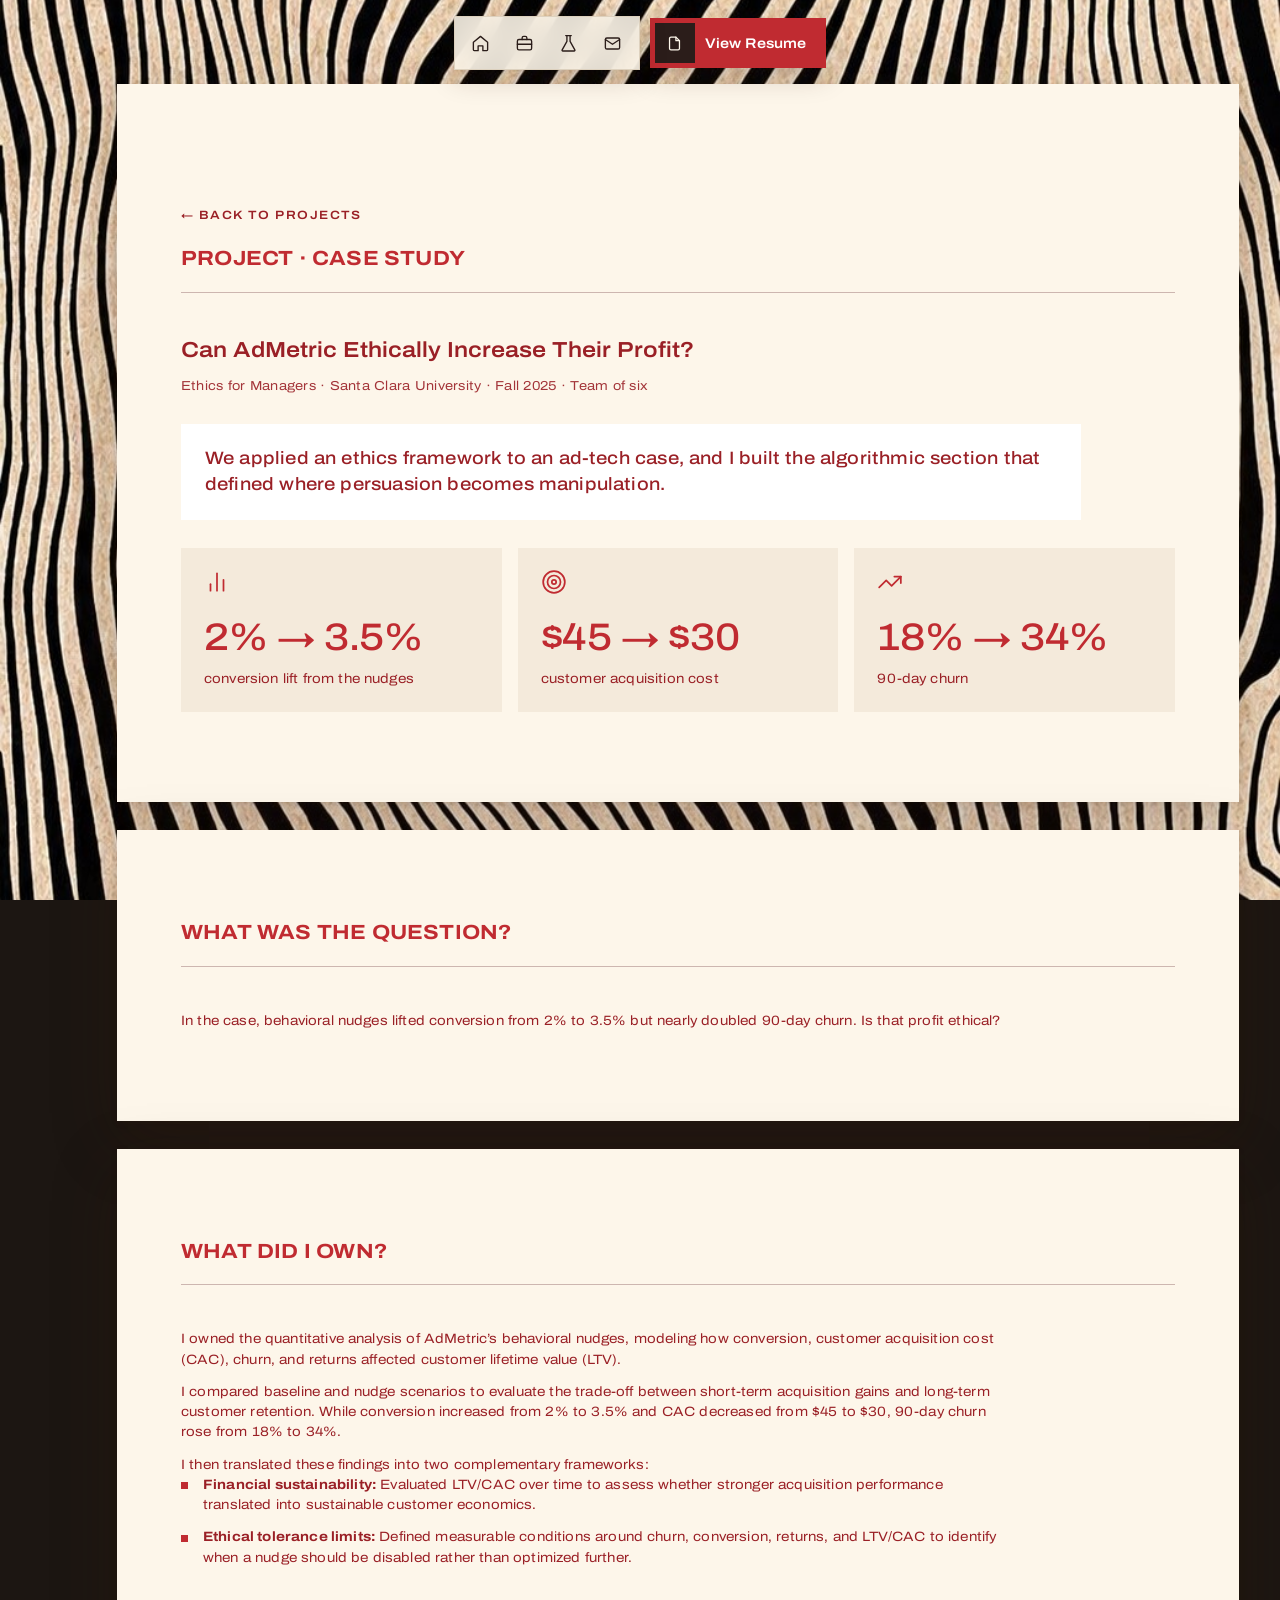
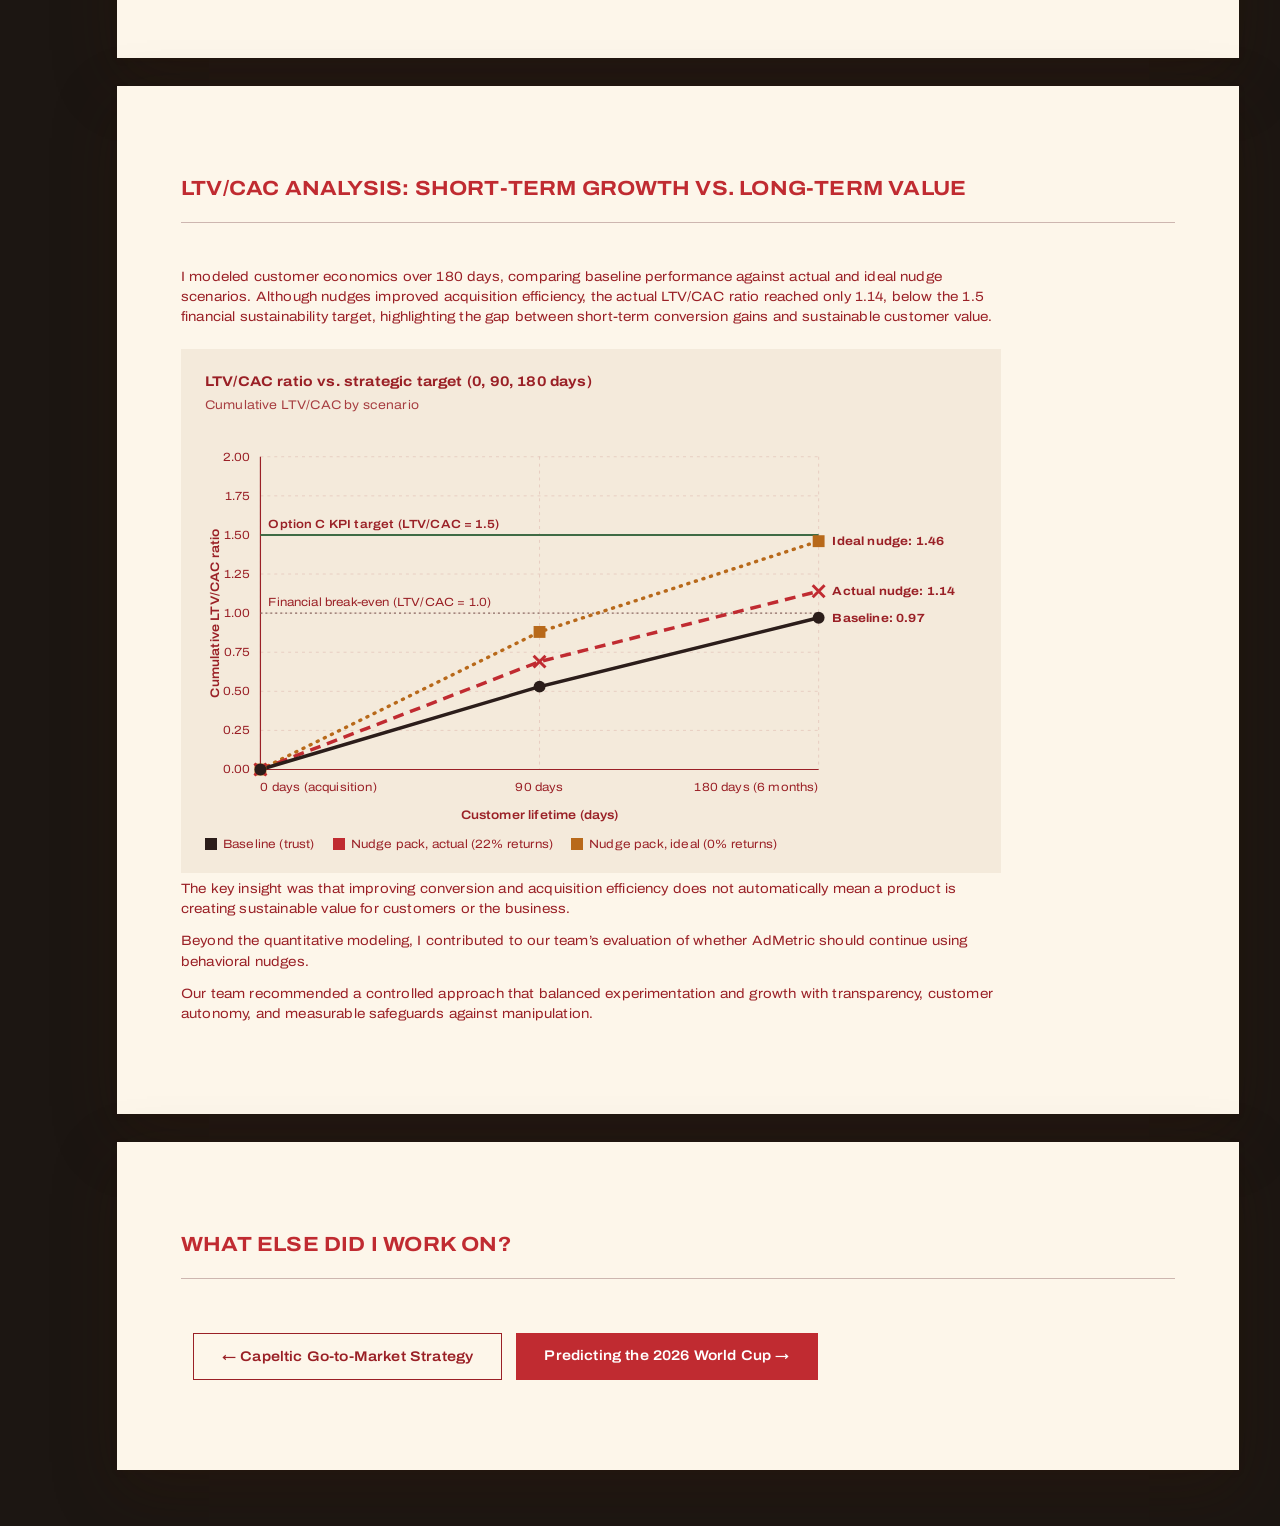
<file: work/admetric.html>
<!DOCTYPE html>
<html lang="en">
<head>
<meta charset="UTF-8">
<meta name="viewport" content="width=device-width, initial-scale=1.0">
<title>Can AdMetric Ethically Increase Their Profit? — Shravya Nahar</title>
<link rel="preconnect" href="https://fonts.googleapis.com">
<link rel="preconnect" href="https://fonts.gstatic.com" crossorigin>
<link href="https://fonts.googleapis.com/css2?family=Archivo:wdth,wght@100..125,300..700&family=Mrs+Saint+Delafield&display=swap" rel="stylesheet">
<link rel="stylesheet" href="../css/style.css?v=1793693588">
</head>
<body class="case">
<svg width="0" height="0" style="position:absolute" aria-hidden="true" focusable="false">
  <defs>
    <symbol id="i-trend" viewBox="0 0 24 24"><polyline points="22 7 13.5 15.5 8.5 10.5 2 17"/><polyline points="16 7 22 7 22 13"/></symbol>
    <symbol id="i-route" viewBox="0 0 24 24"><circle cx="6" cy="19" r="3"/><path d="M9 19h8.5a3.5 3.5 0 0 0 0-7h-11a3.5 3.5 0 0 1 0-7H15"/><circle cx="18" cy="5" r="3"/></symbol>
    <symbol id="i-target" viewBox="0 0 24 24"><circle cx="12" cy="12" r="10"/><circle cx="12" cy="12" r="6"/><circle cx="12" cy="12" r="2"/></symbol>
    <symbol id="i-users" viewBox="0 0 24 24"><path d="M16 21v-2a4 4 0 0 0-4-4H6a4 4 0 0 0-4 4v2"/><circle cx="9" cy="7" r="4"/><path d="M22 21v-2a4 4 0 0 0-3-3.87"/><path d="M16 3.13a4 4 0 0 1 0 7.75"/></symbol>
    <symbol id="i-chart" viewBox="0 0 24 24"><line x1="18" y1="20" x2="18" y2="10"/><line x1="12" y1="20" x2="12" y2="4"/><line x1="6" y1="20" x2="6" y2="14"/></symbol>
    <symbol id="i-bulb" viewBox="0 0 24 24"><path d="M9 18h6"/><path d="M10 22h4"/><path d="M12 2a7 7 0 0 0-4 12.7c.6.5 1 1.3 1 2.3h6c0-1 .4-1.8 1-2.3A7 7 0 0 0 12 2z"/></symbol>
    <symbol id="i-box" viewBox="0 0 24 24"><path d="M21 8 12 3 3 8v8l9 5 9-5z"/><path d="M3 8l9 5 9-5"/><path d="M12 13v8"/></symbol>
  </defs>
</svg>
<header class="topnav">
  <nav class="topnav-pill" aria-label="Portfolio"><a href="../index.html#home" data-label="Home" aria-label="Home"><svg viewBox="0 0 24 24" aria-hidden="true"><path d="M3 10.5 12 3l9 7.5V20a1 1 0 0 1-1 1h-5v-6H9v6H4a1 1 0 0 1-1-1z"/></svg></a><a href="../index.html#experience" data-label="Experience" aria-label="Experience"><svg viewBox="0 0 24 24" aria-hidden="true"><rect x="3" y="7" width="18" height="13" rx="2"/><path d="M9 7V5a2 2 0 0 1 2-2h2a2 2 0 0 1 2 2v2"/><path d="M3 13h18"/></svg></a><a href="../index.html#projects" data-label="Projects" aria-label="Projects"><svg viewBox="0 0 24 24" aria-hidden="true"><path d="M10 2v7.31L4 20a1 1 0 0 0 .9 1.5h14.2a1 1 0 0 0 .9-1.5L14 9.31V2"/><path d="M8.5 2h7"/></svg></a><a href="../index.html#contact" data-label="Contact" aria-label="Contact"><svg viewBox="0 0 24 24" aria-hidden="true"><rect x="3" y="5" width="18" height="14" rx="2"/><path d="m3 7 9 6 9-6"/></svg></a></nav>
  <a class="topnav-cta" href="../assets/Shravya_Nahar_Resume.pdf" target="_blank" rel="noopener noreferrer"><span class="dot"><svg viewBox="0 0 24 24" aria-hidden="true"><path d="M14 3H7a2 2 0 0 0-2 2v14a2 2 0 0 0 2 2h10a2 2 0 0 0 2-2V8z"/><path d="M14 3v5h5"/></svg></span>View Resume</a>
</header>
<section class="cs-hero">
  <a class="cs-back" href="../index.html#projects">&larr; Back to projects</a>
  <div class="eyebrow">Project &middot; Case Study</div>
  <hr class="rule">
  <h1 class="cs-title">Can AdMetric Ethically Increase Their Profit?</h1>
  <p class="cs-meta">Ethics for Managers &middot; Santa Clara University &middot; Fall 2025 &middot; Team of six</p>
  
  <div class="job-claim-box cs-claim"><p class="job-claim">We applied an ethics framework to an ad-tech case, and I built the algorithmic section that defined where persuasion becomes manipulation.</p></div>
  <div class="job-cards" style="--n:3"><div class="jcard"><svg class="jicon" viewBox="0 0 24 24" aria-hidden="true"><use href="#i-chart"/></svg><p class="stat">2% &rarr; 3.5%</p><p class="stat-label">conversion lift from the nudges</p></div><div class="jcard"><svg class="jicon" viewBox="0 0 24 24" aria-hidden="true"><use href="#i-target"/></svg><p class="stat">$45 &rarr; $30</p><p class="stat-label">customer acquisition cost</p></div><div class="jcard"><svg class="jicon" viewBox="0 0 24 24" aria-hidden="true"><use href="#i-trend"/></svg><p class="stat">18% &rarr; 34%</p><p class="stat-label">90-day churn</p></div></div>
</section>
<section class="cs-sec"><div class="eyebrow">What was the question?</div><hr class="rule"><p class="cs-p">In the case, behavioral nudges lifted conversion from 2% to 3.5% but nearly doubled 90-day churn. Is that profit ethical?</p></section><section class="cs-sec"><div class="eyebrow">What did I own?</div><hr class="rule"><p class="cs-p">I owned the quantitative analysis of AdMetric&rsquo;s behavioral nudges, modeling how conversion, customer acquisition cost (CAC), churn, and returns affected customer lifetime value (LTV).</p><p class="cs-p">I compared baseline and nudge scenarios to evaluate the trade-off between short-term acquisition gains and long-term customer retention. While conversion increased from 2% to 3.5% and CAC decreased from $45 to $30, 90-day churn rose from 18% to 34%.</p><p class="cs-p">I then translated these findings into two complementary frameworks:</p><ul class="cs-list"><li><strong>Financial sustainability:</strong> Evaluated LTV/CAC over time to assess whether stronger acquisition performance translated into sustainable customer economics.</li><li><strong>Ethical tolerance limits:</strong> Defined measurable conditions around churn, conversion, returns, and LTV/CAC to identify when a nudge should be disabled rather than optimized further.</li></ul></section><section class="cs-sec"><div class="eyebrow">LTV/CAC Analysis: Short-Term Growth vs. Long-Term Value</div><hr class="rule"><p class="cs-p">I modeled customer economics over 180 days, comparing baseline performance against actual and ideal nudge scenarios. Although nudges improved acquisition efficiency, the actual LTV/CAC ratio reached only 1.14, below the 1.5 financial sustainability target, highlighting the gap between short-term conversion gains and sustainable customer value.</p><div class="cs-chart"><p class="cs-chart-t">LTV/CAC ratio vs. strategic target (0, 90, 180 days)</p><p class="cs-chart-s">Cumulative LTV/CAC by scenario</p><svg class="cs-svg" viewBox="0 0 780 400" role="img" aria-labelledby="ltvt ltvd"><title id="ltvt">LTV/CAC ratio vs. strategic target at 0, 90 and 180 days</title><desc id="ltvd">Baseline reaches 0.97, the actual nudge pack 1.14, and the ideal nudge pack with no returns 1.46, against a 1.5 target and a 1.0 break-even line.</desc><line x1="56" y1="340.0" x2="620" y2="340.0" stroke="rgba(154,32,38,.14)" stroke-dasharray="3 4"/><text x="46" y="344.0" text-anchor="end">0.00</text><line x1="56" y1="300.5" x2="620" y2="300.5" stroke="rgba(154,32,38,.14)" stroke-dasharray="3 4"/><text x="46" y="304.5" text-anchor="end">0.25</text><line x1="56" y1="261.0" x2="620" y2="261.0" stroke="rgba(154,32,38,.14)" stroke-dasharray="3 4"/><text x="46" y="265.0" text-anchor="end">0.50</text><line x1="56" y1="221.5" x2="620" y2="221.5" stroke="rgba(154,32,38,.14)" stroke-dasharray="3 4"/><text x="46" y="225.5" text-anchor="end">0.75</text><line x1="56" y1="182.0" x2="620" y2="182.0" stroke="rgba(154,32,38,.14)" stroke-dasharray="3 4"/><text x="46" y="186.0" text-anchor="end">1.00</text><line x1="56" y1="142.5" x2="620" y2="142.5" stroke="rgba(154,32,38,.14)" stroke-dasharray="3 4"/><text x="46" y="146.5" text-anchor="end">1.25</text><line x1="56" y1="103.0" x2="620" y2="103.0" stroke="rgba(154,32,38,.14)" stroke-dasharray="3 4"/><text x="46" y="107.0" text-anchor="end">1.50</text><line x1="56" y1="63.5" x2="620" y2="63.5" stroke="rgba(154,32,38,.14)" stroke-dasharray="3 4"/><text x="46" y="67.5" text-anchor="end">1.75</text><line x1="56" y1="24.0" x2="620" y2="24.0" stroke="rgba(154,32,38,.14)" stroke-dasharray="3 4"/><text x="46" y="28.0" text-anchor="end">2.00</text><line x1="56.0" y1="24" x2="56.0" y2="340" stroke="rgba(154,32,38,.14)" stroke-dasharray="3 4"/><text x="56.0" y="362" text-anchor="start">0 days (acquisition)</text><line x1="338.0" y1="24" x2="338.0" y2="340" stroke="rgba(154,32,38,.14)" stroke-dasharray="3 4"/><text x="338.0" y="362" text-anchor="middle">90 days</text><line x1="620.0" y1="24" x2="620.0" y2="340" stroke="rgba(154,32,38,.14)" stroke-dasharray="3 4"/><text x="620.0" y="362" text-anchor="end">180 days (6 months)</text><line x1="56" y1="340" x2="620" y2="340" stroke="#9a2026" stroke-width="1.2"/><line x1="56" y1="24" x2="56" y2="340" stroke="#9a2026" stroke-width="1.2"/><text x="338" y="390" text-anchor="middle" class="ax">Customer lifetime (days)</text><text transform="translate(14 182) rotate(-90)" text-anchor="middle" class="ax">Cumulative LTV/CAC ratio</text><line x1="56" y1="103.0" x2="620" y2="103.0" stroke="#3f6b45" stroke-width="2"/><text x="64" y="96.0" fill="#3f6b45" font-weight="600">Option C KPI target (LTV/CAC = 1.5)</text><line x1="56" y1="182.0" x2="620" y2="182.0" stroke="#8a6a63" stroke-width="1.3" stroke-dasharray="2 3"/><text x="64" y="175.0" fill="#8a6a63">Financial break-even (LTV/CAC = 1.0)</text><polyline points="56.0,340.0 338.0,201.0 620.0,109.3" fill="none" stroke="#b8691a" stroke-width="3.5" stroke-linecap="round" stroke-dasharray="1 7"/><polyline points="56.0,340.0 338.0,231.0 620.0,159.9" fill="none" stroke="#c02b31" stroke-width="3.5" stroke-dasharray="11 7"/><polyline points="56.0,340.0 338.0,256.3 620.0,186.7" fill="none" stroke="#2b1d1a" stroke-width="3.5"/><rect x="50.0" y="334.0" width="12" height="12" fill="#b8691a"/><rect x="332.0" y="195.0" width="12" height="12" fill="#b8691a"/><rect x="614.0" y="103.3" width="12" height="12" fill="#b8691a"/><path d="M50.0 334.0L62.0 346.0M62.0 334.0L50.0 346.0" stroke="#c02b31" stroke-width="3"/><path d="M332.0 225.0L344.0 237.0M344.0 225.0L332.0 237.0" stroke="#c02b31" stroke-width="3"/><path d="M614.0 153.9L626.0 165.9M626.0 153.9L614.0 165.9" stroke="#c02b31" stroke-width="3"/><circle cx="56.0" cy="340.0" r="6" fill="#2b1d1a"/><circle cx="338.0" cy="256.3" r="6" fill="#2b1d1a"/><circle cx="620.0" cy="186.7" r="6" fill="#2b1d1a"/><text x="634" y="113.3" fill="#b8691a" font-weight="700">Ideal nudge: 1.46</text><text x="634" y="163.9" fill="#c02b31" font-weight="700">Actual nudge: 1.14</text><text x="634" y="190.7" fill="#2b1d1a" font-weight="700">Baseline: 0.97</text></svg><p class="cs-key" style="margin-top:6px"><span style="--c:#2b1d1a" class="k">Baseline (trust)</span><span style="--c:#c02b31" class="k">Nudge pack, actual (22% returns)</span><span style="--c:#b8691a" class="k">Nudge pack, ideal (0% returns)</span></p></div><p class="cs-p">The key insight was that improving conversion and acquisition efficiency does not automatically mean a product is creating sustainable value for customers or the business.</p><p class="cs-p">Beyond the quantitative modeling, I contributed to our team&rsquo;s evaluation of whether AdMetric should continue using behavioral nudges.</p><p class="cs-p">Our team recommended a controlled approach that balanced experimentation and growth with transparency, customer autonomy, and measurable safeguards against manipulation.</p></section>
<section class="cs-next">
  <div class="eyebrow">What else did I work on?</div>
  <hr class="rule">
  <div class="cs-next-links"><a class="btn btn-outline" href="capeltic.html">&larr; Capeltic Go-to-Market Strategy</a><a class="btn btn-primary" href="world-cup.html">Predicting the 2026 World Cup &rarr;</a></div>
</section>
</body>
</html>
</file>
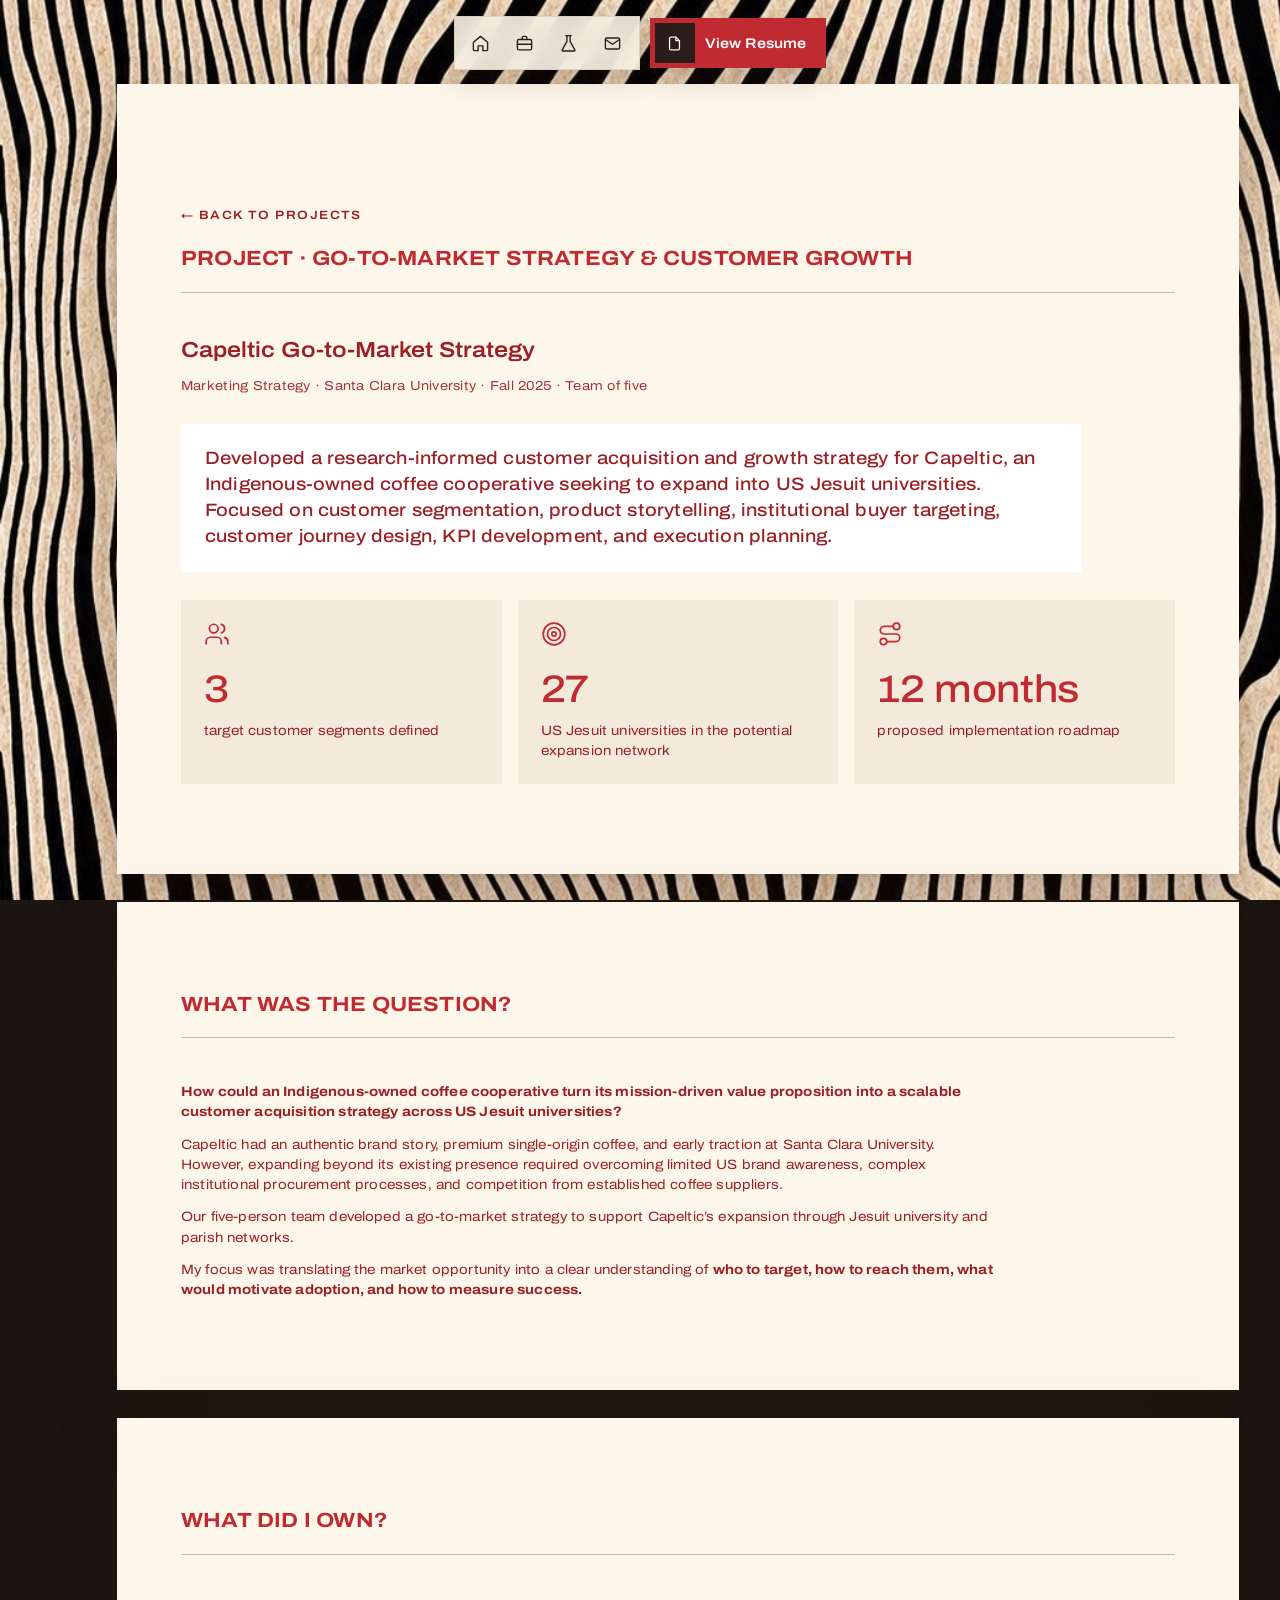
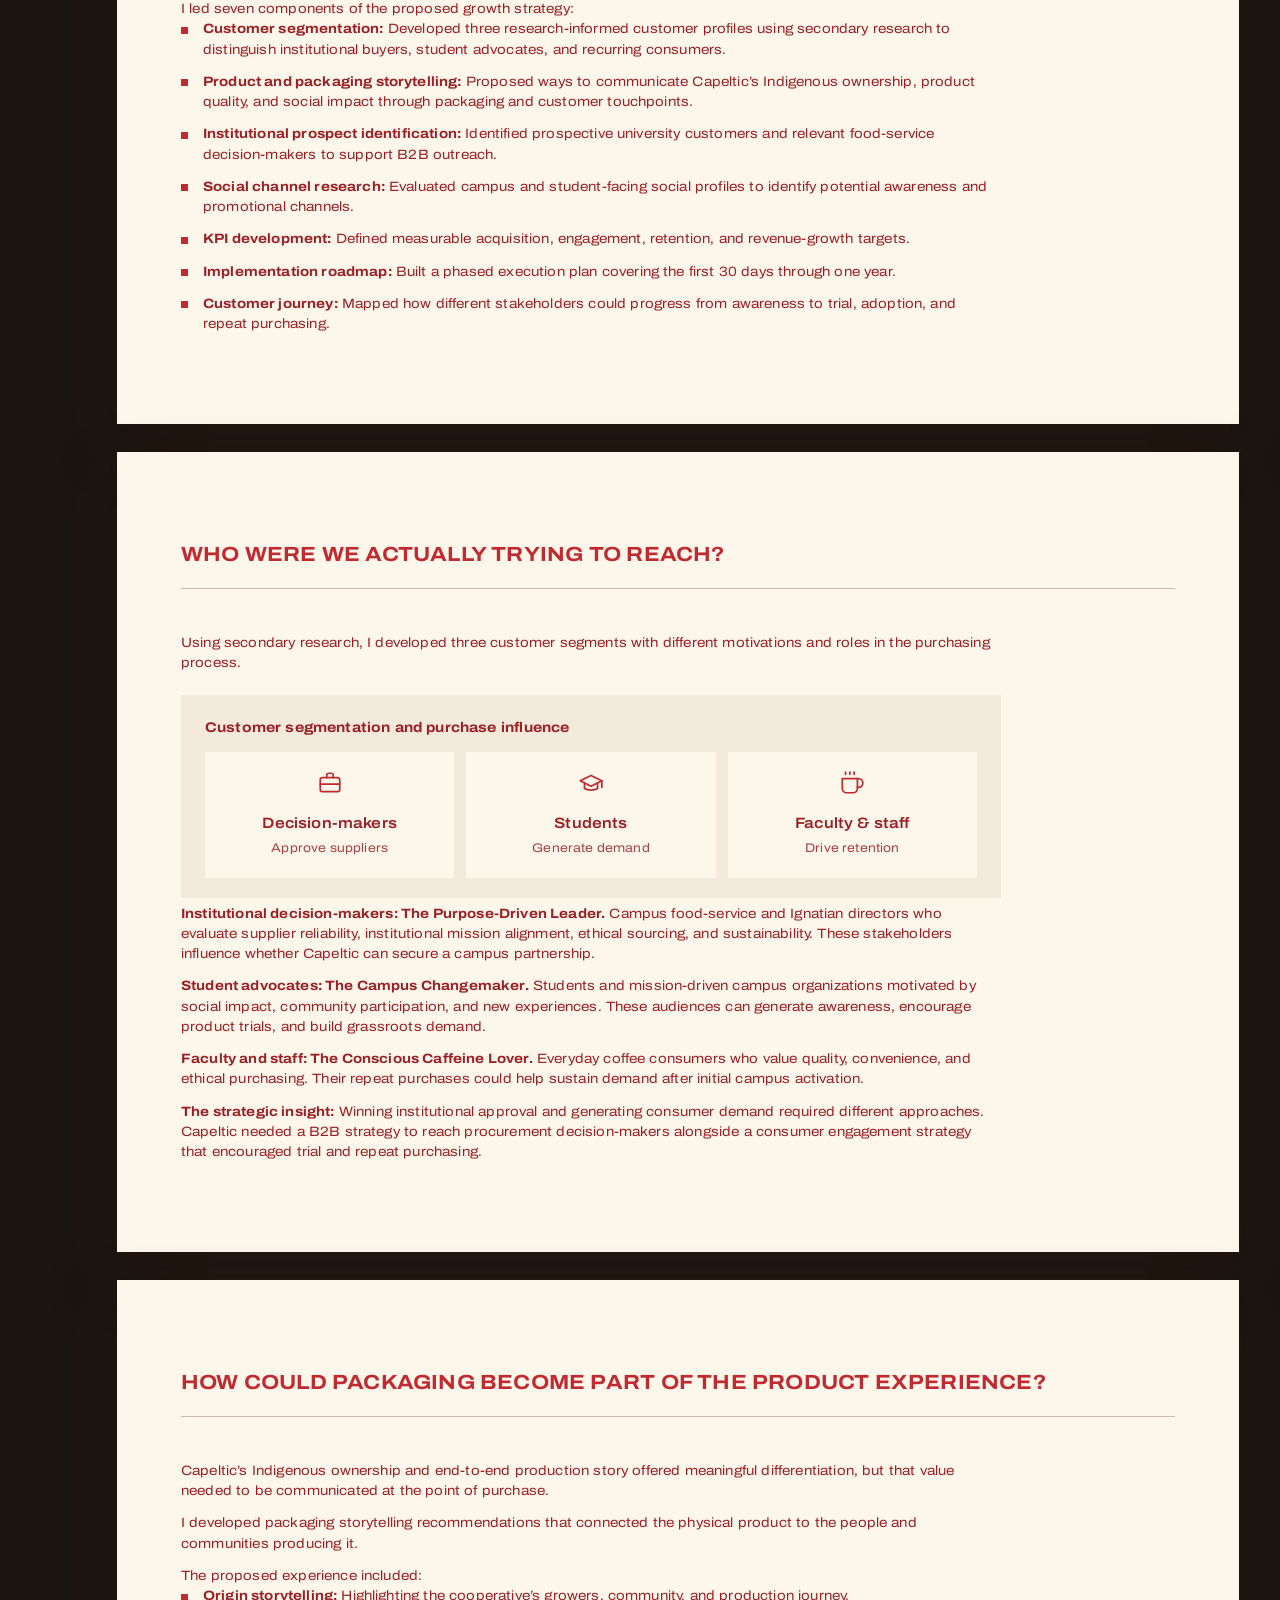
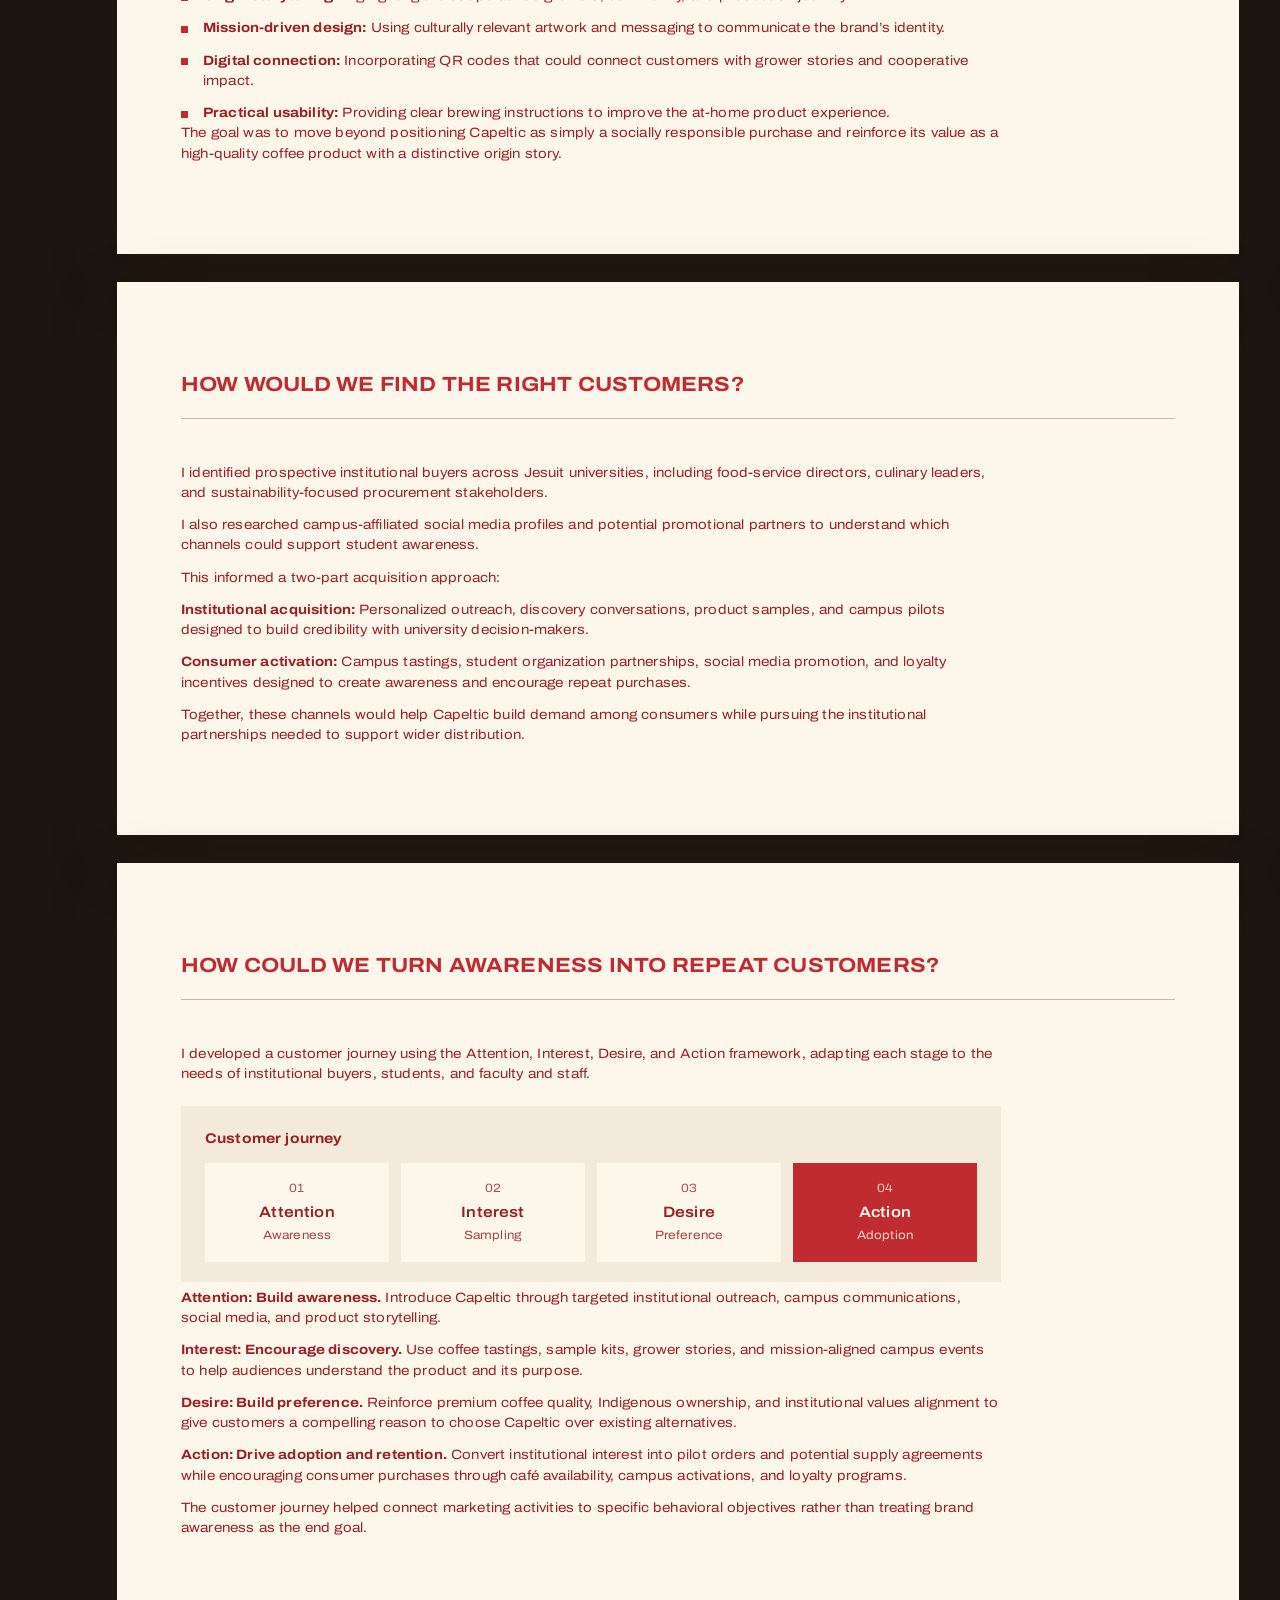
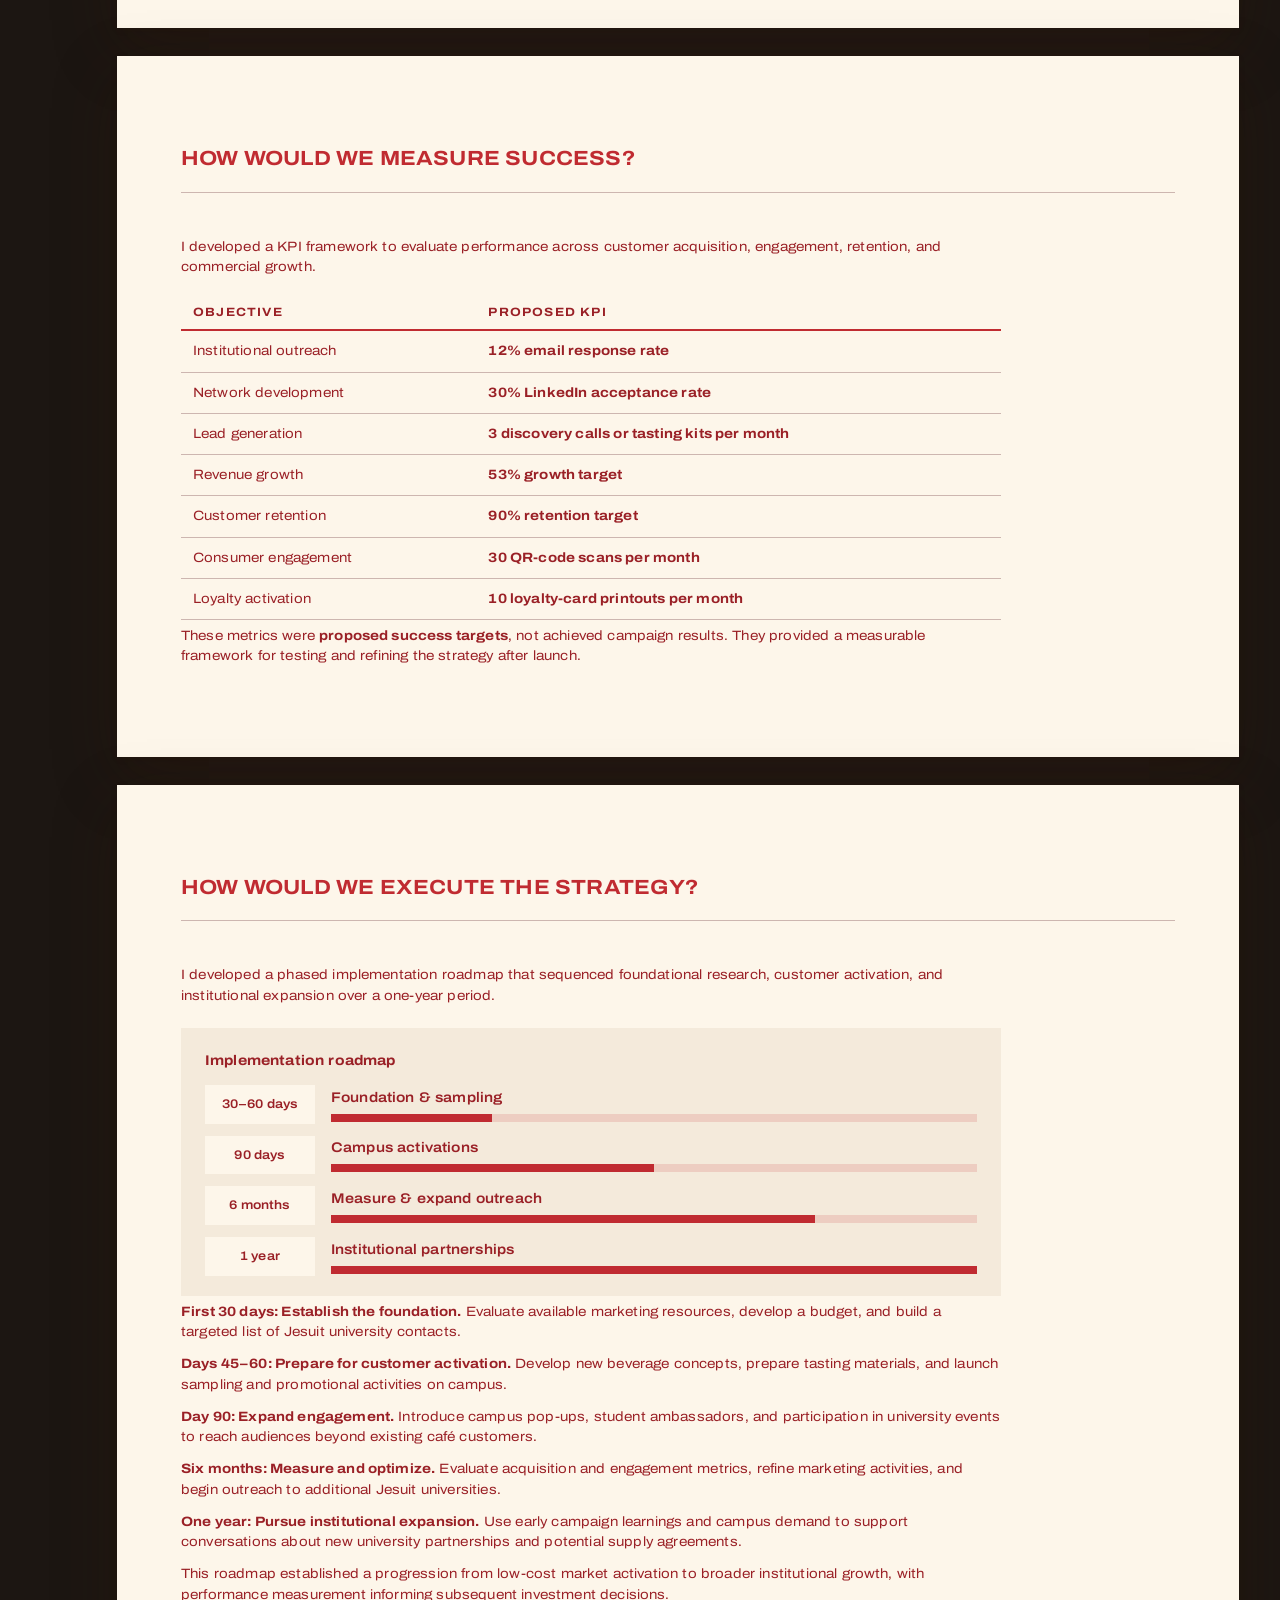
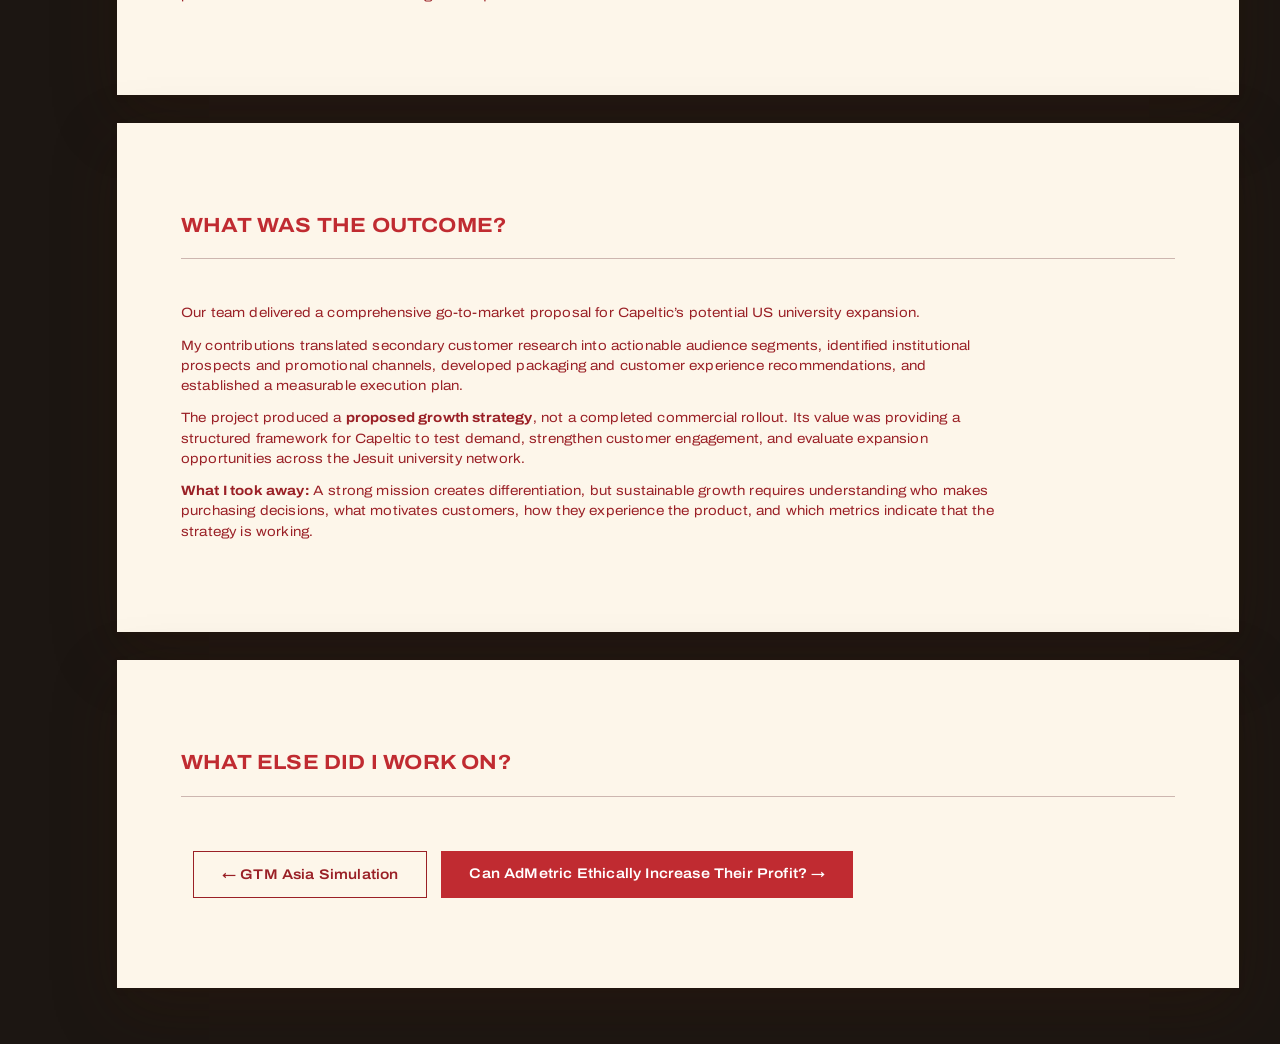
<file: work/capeltic.html>
<!DOCTYPE html>
<html lang="en">
<head>
<meta charset="UTF-8">
<meta name="viewport" content="width=device-width, initial-scale=1.0">
<title>Capeltic Go-to-Market Strategy — Shravya Nahar</title>
<link rel="preconnect" href="https://fonts.googleapis.com">
<link rel="preconnect" href="https://fonts.gstatic.com" crossorigin>
<link href="https://fonts.googleapis.com/css2?family=Archivo:wdth,wght@100..125,300..700&family=Mrs+Saint+Delafield&display=swap" rel="stylesheet">
<link rel="stylesheet" href="../css/style.css?v=1793693588">
</head>
<body class="case">
<svg width="0" height="0" style="position:absolute" aria-hidden="true" focusable="false">
  <defs>
    <symbol id="i-trend" viewBox="0 0 24 24"><polyline points="22 7 13.5 15.5 8.5 10.5 2 17"/><polyline points="16 7 22 7 22 13"/></symbol>
    <symbol id="i-route" viewBox="0 0 24 24"><circle cx="6" cy="19" r="3"/><path d="M9 19h8.5a3.5 3.5 0 0 0 0-7h-11a3.5 3.5 0 0 1 0-7H15"/><circle cx="18" cy="5" r="3"/></symbol>
    <symbol id="i-target" viewBox="0 0 24 24"><circle cx="12" cy="12" r="10"/><circle cx="12" cy="12" r="6"/><circle cx="12" cy="12" r="2"/></symbol>
    <symbol id="i-users" viewBox="0 0 24 24"><path d="M16 21v-2a4 4 0 0 0-4-4H6a4 4 0 0 0-4 4v2"/><circle cx="9" cy="7" r="4"/><path d="M22 21v-2a4 4 0 0 0-3-3.87"/><path d="M16 3.13a4 4 0 0 1 0 7.75"/></symbol>
    <symbol id="i-chart" viewBox="0 0 24 24"><line x1="18" y1="20" x2="18" y2="10"/><line x1="12" y1="20" x2="12" y2="4"/><line x1="6" y1="20" x2="6" y2="14"/></symbol>
    <symbol id="i-bulb" viewBox="0 0 24 24"><path d="M9 18h6"/><path d="M10 22h4"/><path d="M12 2a7 7 0 0 0-4 12.7c.6.5 1 1.3 1 2.3h6c0-1 .4-1.8 1-2.3A7 7 0 0 0 12 2z"/></symbol>
    <symbol id="i-box" viewBox="0 0 24 24"><path d="M21 8 12 3 3 8v8l9 5 9-5z"/><path d="M3 8l9 5 9-5"/><path d="M12 13v8"/></symbol>
  </defs>
</svg>
<header class="topnav">
  <nav class="topnav-pill" aria-label="Portfolio"><a href="../index.html#home" data-label="Home" aria-label="Home"><svg viewBox="0 0 24 24" aria-hidden="true"><path d="M3 10.5 12 3l9 7.5V20a1 1 0 0 1-1 1h-5v-6H9v6H4a1 1 0 0 1-1-1z"/></svg></a><a href="../index.html#experience" data-label="Experience" aria-label="Experience"><svg viewBox="0 0 24 24" aria-hidden="true"><rect x="3" y="7" width="18" height="13" rx="2"/><path d="M9 7V5a2 2 0 0 1 2-2h2a2 2 0 0 1 2 2v2"/><path d="M3 13h18"/></svg></a><a href="../index.html#projects" data-label="Projects" aria-label="Projects"><svg viewBox="0 0 24 24" aria-hidden="true"><path d="M10 2v7.31L4 20a1 1 0 0 0 .9 1.5h14.2a1 1 0 0 0 .9-1.5L14 9.31V2"/><path d="M8.5 2h7"/></svg></a><a href="../index.html#contact" data-label="Contact" aria-label="Contact"><svg viewBox="0 0 24 24" aria-hidden="true"><rect x="3" y="5" width="18" height="14" rx="2"/><path d="m3 7 9 6 9-6"/></svg></a></nav>
  <a class="topnav-cta" href="../assets/Shravya_Nahar_Resume.pdf" target="_blank" rel="noopener noreferrer"><span class="dot"><svg viewBox="0 0 24 24" aria-hidden="true"><path d="M14 3H7a2 2 0 0 0-2 2v14a2 2 0 0 0 2 2h10a2 2 0 0 0 2-2V8z"/><path d="M14 3v5h5"/></svg></span>View Resume</a>
</header>
<section class="cs-hero">
  <a class="cs-back" href="../index.html#projects">&larr; Back to projects</a>
  <div class="eyebrow">Project &middot; Go-to-Market Strategy &amp; Customer Growth</div>
  <hr class="rule">
  <h1 class="cs-title">Capeltic Go-to-Market Strategy</h1>
  <p class="cs-meta">Marketing Strategy &middot; Santa Clara University &middot; Fall 2025 &middot; Team of five</p>
  
  <div class="job-claim-box cs-claim"><p class="job-claim">Developed a research-informed customer acquisition and growth strategy for Capeltic, an Indigenous-owned coffee cooperative seeking to expand into US Jesuit universities. Focused on customer segmentation, product storytelling, institutional buyer targeting, customer journey design, KPI development, and execution planning.</p></div>
  <div class="job-cards" style="--n:3"><div class="jcard"><svg class="jicon" viewBox="0 0 24 24" aria-hidden="true"><use href="#i-users"/></svg><p class="stat">3</p><p class="stat-label">target customer segments defined</p></div><div class="jcard"><svg class="jicon" viewBox="0 0 24 24" aria-hidden="true"><use href="#i-target"/></svg><p class="stat">27</p><p class="stat-label">US Jesuit universities in the potential expansion network</p></div><div class="jcard"><svg class="jicon" viewBox="0 0 24 24" aria-hidden="true"><use href="#i-route"/></svg><p class="stat">12 months</p><p class="stat-label">proposed implementation roadmap</p></div></div>
</section>
<section class="cs-sec"><div class="eyebrow">What was the question?</div><hr class="rule"><p class="cs-p"><strong>How could an Indigenous-owned coffee cooperative turn its mission-driven value proposition into a scalable customer acquisition strategy across US Jesuit universities?</strong></p><p class="cs-p">Capeltic had an authentic brand story, premium single-origin coffee, and early traction at Santa Clara University. However, expanding beyond its existing presence required overcoming limited US brand awareness, complex institutional procurement processes, and competition from established coffee suppliers.</p><p class="cs-p">Our five-person team developed a go-to-market strategy to support Capeltic&rsquo;s expansion through Jesuit university and parish networks.</p><p class="cs-p">My focus was translating the market opportunity into a clear understanding of <strong>who to target, how to reach them, what would motivate adoption, and how to measure success.</strong></p></section><section class="cs-sec"><div class="eyebrow">What did I own?</div><hr class="rule"><p class="cs-p">I led seven components of the proposed growth strategy:</p><ul class="cs-list"><li><strong>Customer segmentation:</strong> Developed three research-informed customer profiles using secondary research to distinguish institutional buyers, student advocates, and recurring consumers.</li><li><strong>Product and packaging storytelling:</strong> Proposed ways to communicate Capeltic&rsquo;s Indigenous ownership, product quality, and social impact through packaging and customer touchpoints.</li><li><strong>Institutional prospect identification:</strong> Identified prospective university customers and relevant food-service decision-makers to support B2B outreach.</li><li><strong>Social channel research:</strong> Evaluated campus and student-facing social profiles to identify potential awareness and promotional channels.</li><li><strong>KPI development:</strong> Defined measurable acquisition, engagement, retention, and revenue-growth targets.</li><li><strong>Implementation roadmap:</strong> Built a phased execution plan covering the first 30 days through one year.</li><li><strong>Customer journey:</strong> Mapped how different stakeholders could progress from awareness to trial, adoption, and repeat purchasing.</li></ul></section><section class="cs-sec"><div class="eyebrow">Who were we actually trying to reach?</div><hr class="rule"><p class="cs-p">Using secondary research, I developed three customer segments with different motivations and roles in the purchasing process.</p><div class="cs-chart"><p class="cs-chart-t" style="margin-bottom:14px">Customer segmentation and purchase influence</p><div class="cs-seg"><div><svg viewBox="0 0 24 24" aria-hidden="true"><rect x="3" y="7" width="18" height="13" rx="2"/><path d="M9 7V5a2 2 0 0 1 2-2h2a2 2 0 0 1 2 2v2"/><path d="M3 13h18"/></svg><b>Decision-makers</b><span>Approve suppliers</span></div><div><svg viewBox="0 0 24 24" aria-hidden="true"><path d="M22 10 12 5 2 10l10 5z"/><path d="M6 12v5c3 2 9 2 12 0v-5"/><path d="M22 10v6"/></svg><b>Students</b><span>Generate demand</span></div><div><svg viewBox="0 0 24 24" aria-hidden="true"><path d="M17 8h1a4 4 0 0 1 0 8h-1"/><path d="M3 8h14v9a4 4 0 0 1-4 4H7a4 4 0 0 1-4-4z"/><path d="M6 2v2M10 2v2M14 2v2"/></svg><b>Faculty &amp; staff</b><span>Drive retention</span></div></div></div><p class="cs-p"><strong>Institutional decision-makers: The Purpose-Driven Leader.</strong> Campus food-service and Ignatian directors who evaluate supplier reliability, institutional mission alignment, ethical sourcing, and sustainability. These stakeholders influence whether Capeltic can secure a campus partnership.</p><p class="cs-p"><strong>Student advocates: The Campus Changemaker.</strong> Students and mission-driven campus organizations motivated by social impact, community participation, and new experiences. These audiences can generate awareness, encourage product trials, and build grassroots demand.</p><p class="cs-p"><strong>Faculty and staff: The Conscious Caffeine Lover.</strong> Everyday coffee consumers who value quality, convenience, and ethical purchasing. Their repeat purchases could help sustain demand after initial campus activation.</p><p class="cs-p"><strong>The strategic insight:</strong> Winning institutional approval and generating consumer demand required different approaches. Capeltic needed a B2B strategy to reach procurement decision-makers alongside a consumer engagement strategy that encouraged trial and repeat purchasing.</p></section><section class="cs-sec"><div class="eyebrow">How could packaging become part of the product experience?</div><hr class="rule"><p class="cs-p">Capeltic&rsquo;s Indigenous ownership and end-to-end production story offered meaningful differentiation, but that value needed to be communicated at the point of purchase.</p><p class="cs-p">I developed packaging storytelling recommendations that connected the physical product to the people and communities producing it.</p><p class="cs-p">The proposed experience included:</p><ul class="cs-list"><li><strong>Origin storytelling:</strong> Highlighting the cooperative&rsquo;s growers, community, and production journey.</li><li><strong>Mission-driven design:</strong> Using culturally relevant artwork and messaging to communicate the brand&rsquo;s identity.</li><li><strong>Digital connection:</strong> Incorporating QR codes that could connect customers with grower stories and cooperative impact.</li><li><strong>Practical usability:</strong> Providing clear brewing instructions to improve the at-home product experience.</li></ul><p class="cs-p">The goal was to move beyond positioning Capeltic as simply a socially responsible purchase and reinforce its value as a high-quality coffee product with a distinctive origin story.</p></section><section class="cs-sec"><div class="eyebrow">How would we find the right customers?</div><hr class="rule"><p class="cs-p">I identified prospective institutional buyers across Jesuit universities, including food-service directors, culinary leaders, and sustainability-focused procurement stakeholders.</p><p class="cs-p">I also researched campus-affiliated social media profiles and potential promotional partners to understand which channels could support student awareness.</p><p class="cs-p">This informed a two-part acquisition approach:</p><p class="cs-p"><strong>Institutional acquisition:</strong> Personalized outreach, discovery conversations, product samples, and campus pilots designed to build credibility with university decision-makers.</p><p class="cs-p"><strong>Consumer activation:</strong> Campus tastings, student organization partnerships, social media promotion, and loyalty incentives designed to create awareness and encourage repeat purchases.</p><p class="cs-p">Together, these channels would help Capeltic build demand among consumers while pursuing the institutional partnerships needed to support wider distribution.</p></section><section class="cs-sec"><div class="eyebrow">How could we turn awareness into repeat customers?</div><hr class="rule"><p class="cs-p">I developed a customer journey using the Attention, Interest, Desire, and Action framework, adapting each stage to the needs of institutional buyers, students, and faculty and staff.</p><div class="cs-chart"><p class="cs-chart-t" style="margin-bottom:14px">Customer journey</p><div class="cs-aida"><div><small>01</small><b>Attention</b><span>Awareness</span></div><div><small>02</small><b>Interest</b><span>Sampling</span></div><div><small>03</small><b>Desire</b><span>Preference</span></div><div class=on><small>04</small><b>Action</b><span>Adoption</span></div></div></div><p class="cs-p"><strong>Attention: Build awareness.</strong> Introduce Capeltic through targeted institutional outreach, campus communications, social media, and product storytelling.</p><p class="cs-p"><strong>Interest: Encourage discovery.</strong> Use coffee tastings, sample kits, grower stories, and mission-aligned campus events to help audiences understand the product and its purpose.</p><p class="cs-p"><strong>Desire: Build preference.</strong> Reinforce premium coffee quality, Indigenous ownership, and institutional values alignment to give customers a compelling reason to choose Capeltic over existing alternatives.</p><p class="cs-p"><strong>Action: Drive adoption and retention.</strong> Convert institutional interest into pilot orders and potential supply agreements while encouraging consumer purchases through caf&eacute; availability, campus activations, and loyalty programs.</p><p class="cs-p">The customer journey helped connect marketing activities to specific behavioral objectives rather than treating brand awareness as the end goal.</p></section><section class="cs-sec"><div class="eyebrow">How would we measure success?</div><hr class="rule"><p class="cs-p">I developed a KPI framework to evaluate performance across customer acquisition, engagement, retention, and commercial growth.</p><table class="cs-kpi"><thead><tr><th>Objective</th><th>Proposed KPI</th></tr></thead><tbody><tr><td>Institutional outreach</td><td>12% email response rate</td></tr><tr><td>Network development</td><td>30% LinkedIn acceptance rate</td></tr><tr><td>Lead generation</td><td>3 discovery calls or tasting kits per month</td></tr><tr><td>Revenue growth</td><td>53% growth target</td></tr><tr><td>Customer retention</td><td>90% retention target</td></tr><tr><td>Consumer engagement</td><td>30 QR-code scans per month</td></tr><tr><td>Loyalty activation</td><td>10 loyalty-card printouts per month</td></tr></tbody></table><p class="cs-p">These metrics were <strong>proposed success targets</strong>, not achieved campaign results. They provided a measurable framework for testing and refining the strategy after launch.</p></section><section class="cs-sec"><div class="eyebrow">How would we execute the strategy?</div><hr class="rule"><p class="cs-p">I developed a phased implementation roadmap that sequenced foundational research, customer activation, and institutional expansion over a one-year period.</p><div class="cs-chart"><p class="cs-chart-t" style="margin-bottom:14px">Implementation roadmap</p><div class="cs-road"><div><em>30&ndash;60 days</em><div><b>Foundation &amp; sampling</b><i style="--w:25%"></i></div></div><div><em>90 days</em><div><b>Campus activations</b><i style="--w:50%"></i></div></div><div><em>6 months</em><div><b>Measure &amp; expand outreach</b><i style="--w:75%"></i></div></div><div><em>1 year</em><div><b>Institutional partnerships</b><i style="--w:100%"></i></div></div></div></div><p class="cs-p"><strong>First 30 days: Establish the foundation.</strong> Evaluate available marketing resources, develop a budget, and build a targeted list of Jesuit university contacts.</p><p class="cs-p"><strong>Days 45&ndash;60: Prepare for customer activation.</strong> Develop new beverage concepts, prepare tasting materials, and launch sampling and promotional activities on campus.</p><p class="cs-p"><strong>Day 90: Expand engagement.</strong> Introduce campus pop-ups, student ambassadors, and participation in university events to reach audiences beyond existing caf&eacute; customers.</p><p class="cs-p"><strong>Six months: Measure and optimize.</strong> Evaluate acquisition and engagement metrics, refine marketing activities, and begin outreach to additional Jesuit universities.</p><p class="cs-p"><strong>One year: Pursue institutional expansion.</strong> Use early campaign learnings and campus demand to support conversations about new university partnerships and potential supply agreements.</p><p class="cs-p">This roadmap established a progression from low-cost market activation to broader institutional growth, with performance measurement informing subsequent investment decisions.</p></section><section class="cs-sec"><div class="eyebrow">What was the outcome?</div><hr class="rule"><p class="cs-p">Our team delivered a comprehensive go-to-market proposal for Capeltic&rsquo;s potential US university expansion.</p><p class="cs-p">My contributions translated secondary customer research into actionable audience segments, identified institutional prospects and promotional channels, developed packaging and customer experience recommendations, and established a measurable execution plan.</p><p class="cs-p">The project produced a <strong>proposed growth strategy</strong>, not a completed commercial rollout. Its value was providing a structured framework for Capeltic to test demand, strengthen customer engagement, and evaluate expansion opportunities across the Jesuit university network.</p><p class="cs-p"><strong>What I took away:</strong> A strong mission creates differentiation, but sustainable growth requires understanding who makes purchasing decisions, what motivates customers, how they experience the product, and which metrics indicate that the strategy is working.</p></section>
<section class="cs-next">
  <div class="eyebrow">What else did I work on?</div>
  <hr class="rule">
  <div class="cs-next-links"><a class="btn btn-outline" href="gtm-asia.html">&larr; GTM Asia Simulation</a><a class="btn btn-primary" href="admetric.html">Can AdMetric Ethically Increase Their Profit? &rarr;</a></div>
</section>
</body>
</html>
</file>
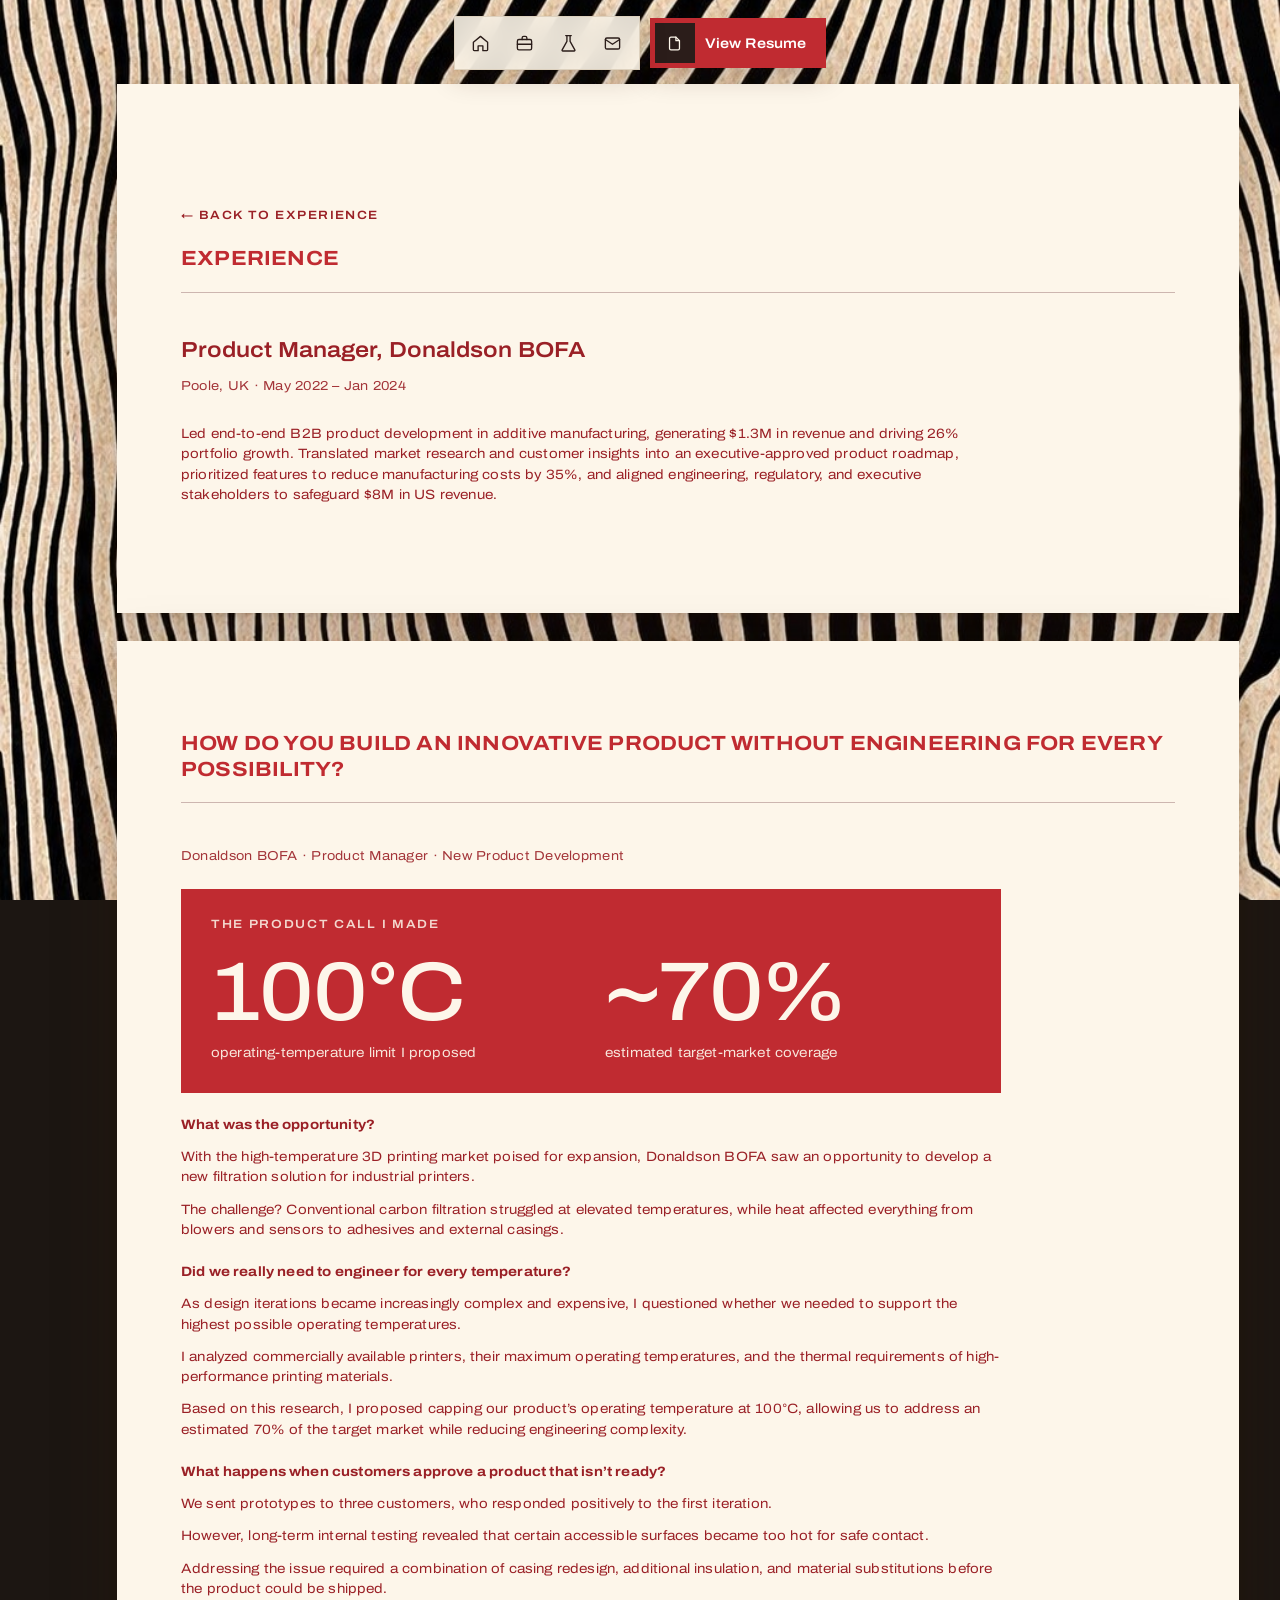
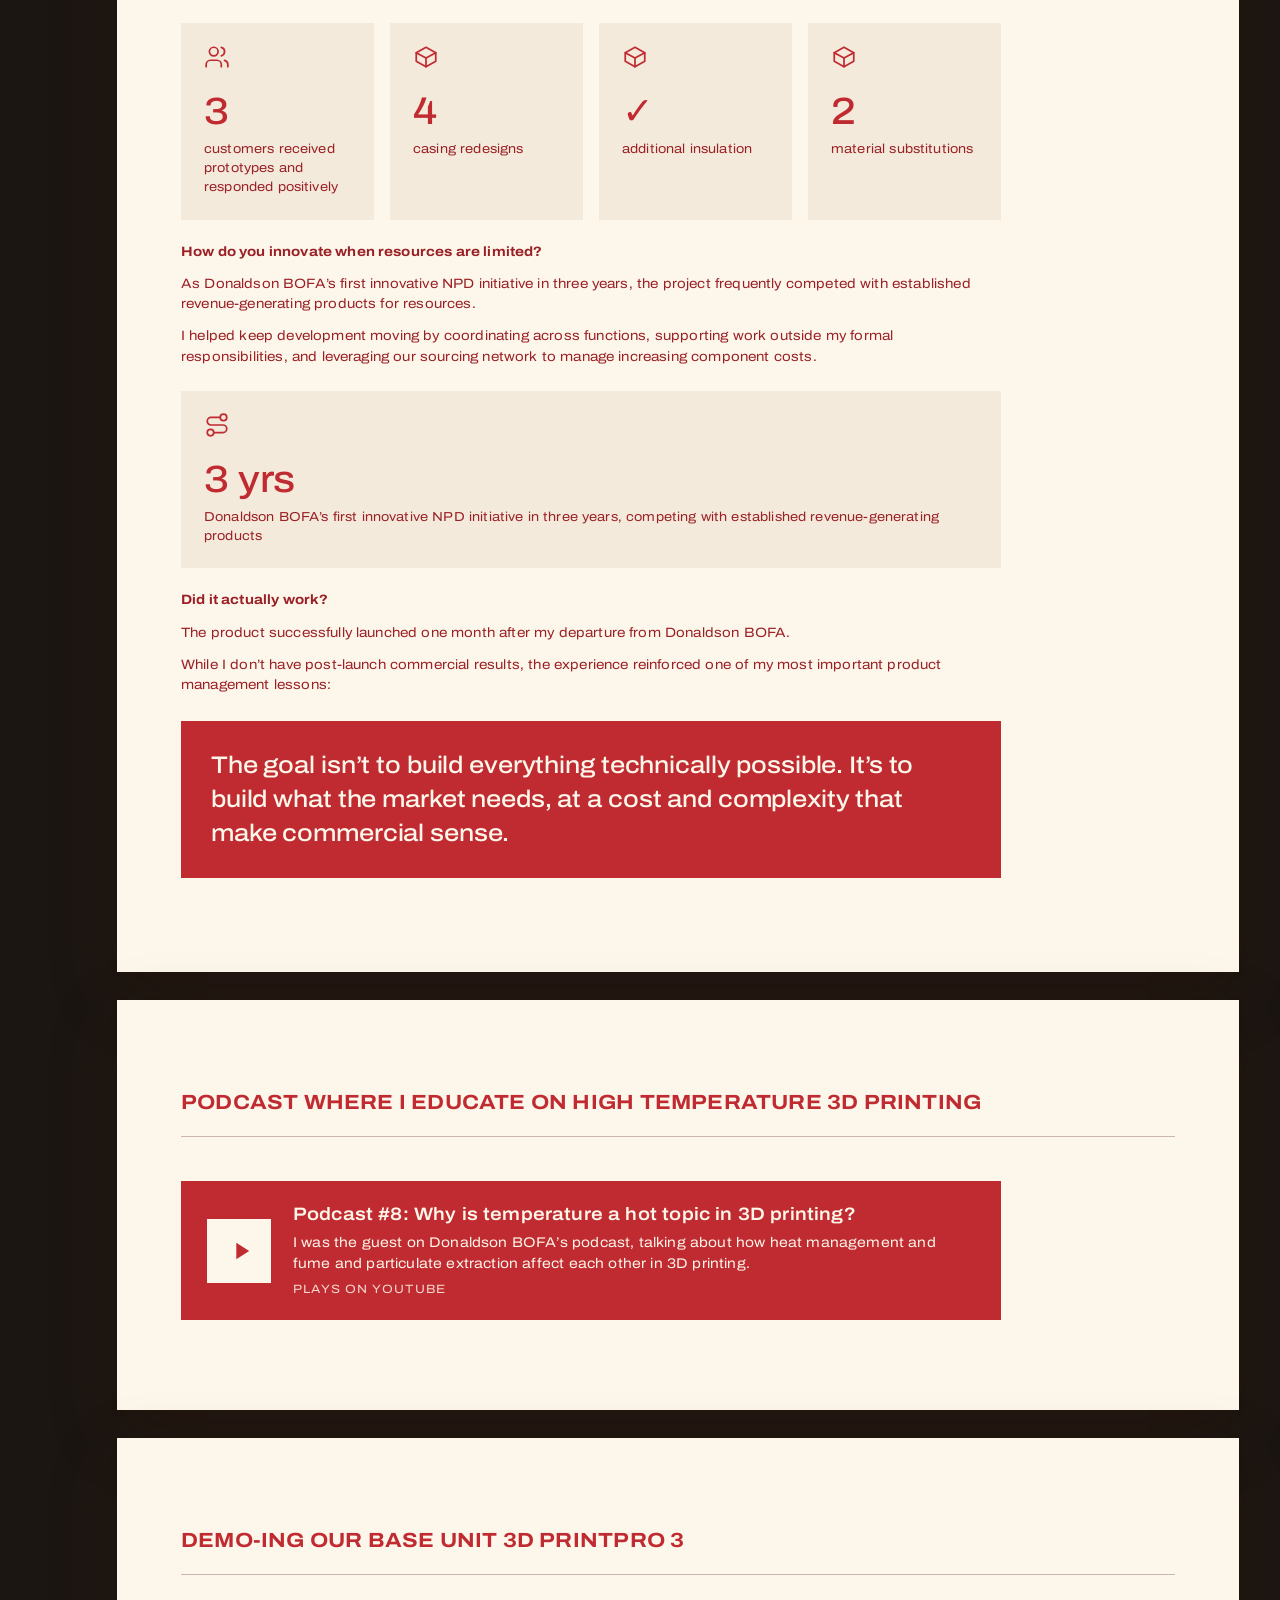
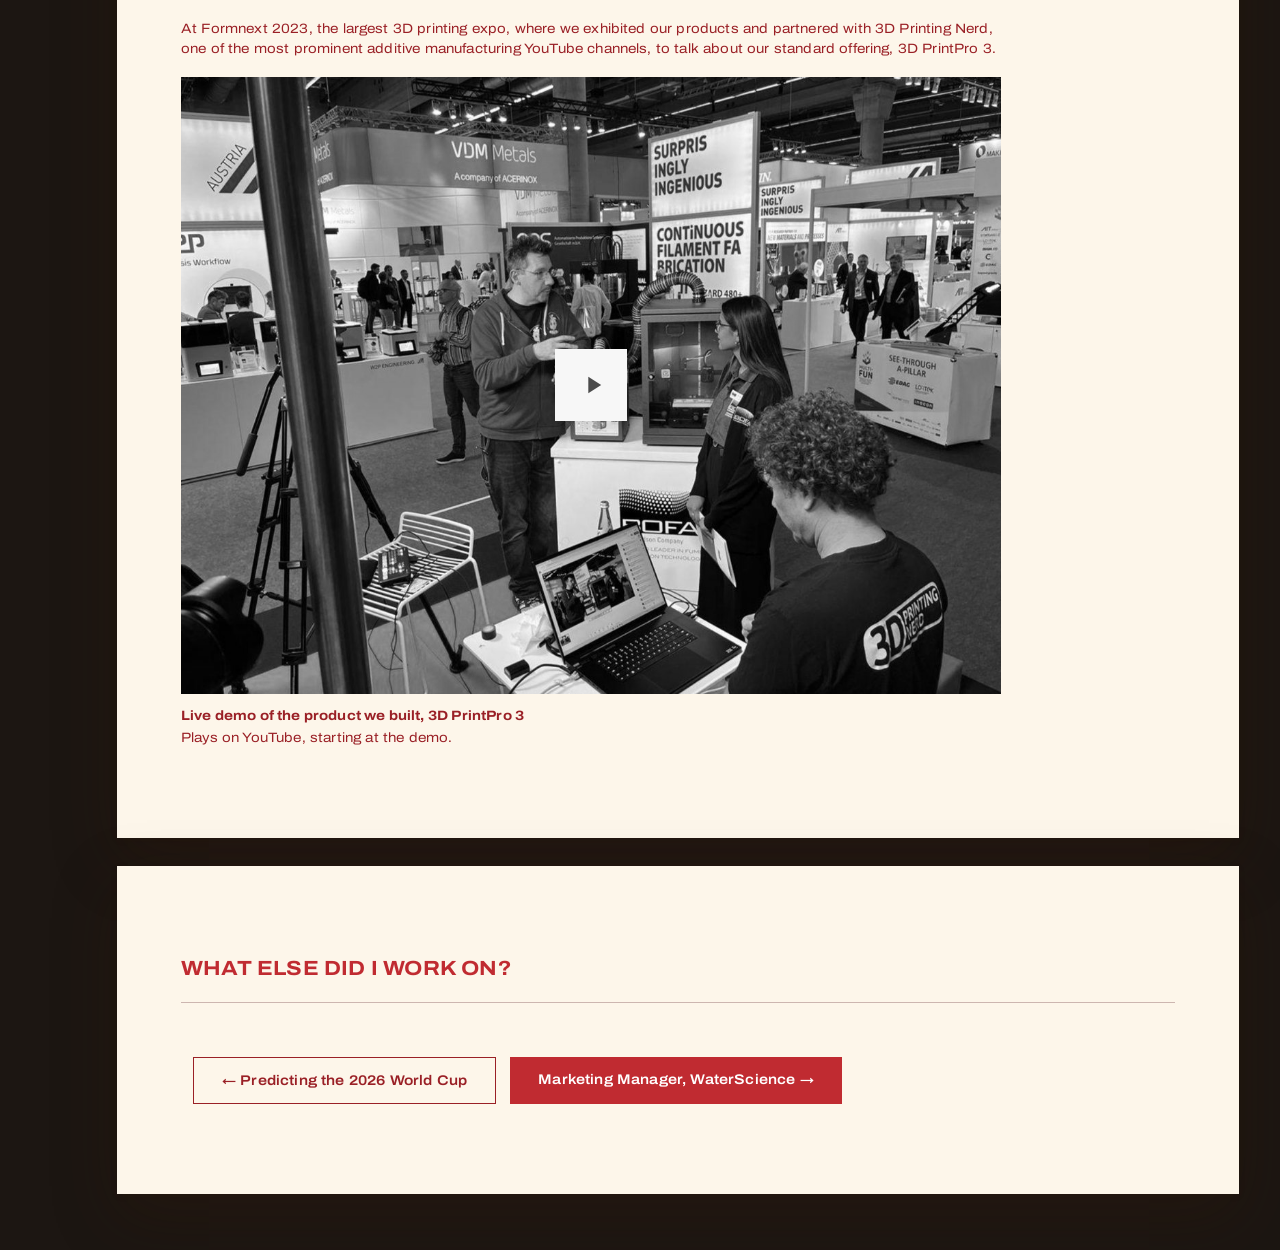
<file: work/donaldson.html>
<!DOCTYPE html>
<html lang="en">
<head>
<meta charset="UTF-8">
<meta name="viewport" content="width=device-width, initial-scale=1.0">
<title>Product Manager, Donaldson BOFA — Shravya Nahar</title>
<link rel="preconnect" href="https://fonts.googleapis.com">
<link rel="preconnect" href="https://fonts.gstatic.com" crossorigin>
<link href="https://fonts.googleapis.com/css2?family=Archivo:wdth,wght@100..125,300..700&family=Mrs+Saint+Delafield&display=swap" rel="stylesheet">
<link rel="stylesheet" href="../css/style.css?v=1793693588">
</head>
<body class="case">
<svg width="0" height="0" style="position:absolute" aria-hidden="true" focusable="false">
  <defs>
    <symbol id="i-trend" viewBox="0 0 24 24"><polyline points="22 7 13.5 15.5 8.5 10.5 2 17"/><polyline points="16 7 22 7 22 13"/></symbol>
    <symbol id="i-route" viewBox="0 0 24 24"><circle cx="6" cy="19" r="3"/><path d="M9 19h8.5a3.5 3.5 0 0 0 0-7h-11a3.5 3.5 0 0 1 0-7H15"/><circle cx="18" cy="5" r="3"/></symbol>
    <symbol id="i-target" viewBox="0 0 24 24"><circle cx="12" cy="12" r="10"/><circle cx="12" cy="12" r="6"/><circle cx="12" cy="12" r="2"/></symbol>
    <symbol id="i-users" viewBox="0 0 24 24"><path d="M16 21v-2a4 4 0 0 0-4-4H6a4 4 0 0 0-4 4v2"/><circle cx="9" cy="7" r="4"/><path d="M22 21v-2a4 4 0 0 0-3-3.87"/><path d="M16 3.13a4 4 0 0 1 0 7.75"/></symbol>
    <symbol id="i-chart" viewBox="0 0 24 24"><line x1="18" y1="20" x2="18" y2="10"/><line x1="12" y1="20" x2="12" y2="4"/><line x1="6" y1="20" x2="6" y2="14"/></symbol>
    <symbol id="i-bulb" viewBox="0 0 24 24"><path d="M9 18h6"/><path d="M10 22h4"/><path d="M12 2a7 7 0 0 0-4 12.7c.6.5 1 1.3 1 2.3h6c0-1 .4-1.8 1-2.3A7 7 0 0 0 12 2z"/></symbol>
    <symbol id="i-box" viewBox="0 0 24 24"><path d="M21 8 12 3 3 8v8l9 5 9-5z"/><path d="M3 8l9 5 9-5"/><path d="M12 13v8"/></symbol>
  </defs>
</svg>
<header class="topnav">
  <nav class="topnav-pill" aria-label="Portfolio"><a href="../index.html#home" data-label="Home" aria-label="Home"><svg viewBox="0 0 24 24" aria-hidden="true"><path d="M3 10.5 12 3l9 7.5V20a1 1 0 0 1-1 1h-5v-6H9v6H4a1 1 0 0 1-1-1z"/></svg></a><a href="../index.html#experience" data-label="Experience" aria-label="Experience"><svg viewBox="0 0 24 24" aria-hidden="true"><rect x="3" y="7" width="18" height="13" rx="2"/><path d="M9 7V5a2 2 0 0 1 2-2h2a2 2 0 0 1 2 2v2"/><path d="M3 13h18"/></svg></a><a href="../index.html#projects" data-label="Projects" aria-label="Projects"><svg viewBox="0 0 24 24" aria-hidden="true"><path d="M10 2v7.31L4 20a1 1 0 0 0 .9 1.5h14.2a1 1 0 0 0 .9-1.5L14 9.31V2"/><path d="M8.5 2h7"/></svg></a><a href="../index.html#contact" data-label="Contact" aria-label="Contact"><svg viewBox="0 0 24 24" aria-hidden="true"><rect x="3" y="5" width="18" height="14" rx="2"/><path d="m3 7 9 6 9-6"/></svg></a></nav>
  <a class="topnav-cta" href="../assets/Shravya_Nahar_Resume.pdf" target="_blank" rel="noopener noreferrer"><span class="dot"><svg viewBox="0 0 24 24" aria-hidden="true"><path d="M14 3H7a2 2 0 0 0-2 2v14a2 2 0 0 0 2 2h10a2 2 0 0 0 2-2V8z"/><path d="M14 3v5h5"/></svg></span>View Resume</a>
</header>
<section class="cs-hero">
  <a class="cs-back" href="../index.html#experience">&larr; Back to experience</a>
  <div class="eyebrow">Experience</div>
  <hr class="rule">
  <h1 class="cs-title">Product Manager, Donaldson BOFA</h1>
  <p class="cs-meta">Poole, UK &middot; May 2022 &ndash; Jan 2024</p>
  <p class="cs-p" style="margin:0 0 18px">Led end-to-end B2B product development in additive manufacturing, generating $1.3M in revenue and driving 26% portfolio growth. Translated market research and customer insights into an executive-approved product roadmap, prioritized features to reduce manufacturing costs by 35%, and aligned engineering, regulatory, and executive stakeholders to safeguard $8M in US revenue.</p>
  
  
</section>
<section class="cs-sec"><div class="eyebrow">How do you build an innovative product without engineering for every possibility?</div><hr class="rule"><p class="cs-meta" style="margin-bottom:6px">Donaldson BOFA &middot; Product Manager &middot; New Product Development</p><div class="cs-feature"><p class="cs-feature-k">The product call I made</p><div class="cs-feature-row"><div><p class="cs-feature-n">100&deg;C</p><p class="cs-feature-l">operating-temperature limit I proposed</p></div><div><p class="cs-feature-n">~70%</p><p class="cs-feature-l">estimated target-market coverage</p></div></div></div><p class="cs-p" style="margin-top:22px"><strong>What was the opportunity?</strong></p><p class="cs-p">With the high-temperature 3D printing market poised for expansion, Donaldson BOFA saw an opportunity to develop a new filtration solution for industrial printers.</p><p class="cs-p">The challenge? Conventional carbon filtration struggled at elevated temperatures, while heat affected everything from blowers and sensors to adhesives and external casings.</p><p class="cs-p" style="margin-top:22px"><strong>Did we really need to engineer for every temperature?</strong></p><p class="cs-p">As design iterations became increasingly complex and expensive, I questioned whether we needed to support the highest possible operating temperatures.</p><p class="cs-p">I analyzed commercially available printers, their maximum operating temperatures, and the thermal requirements of high-performance printing materials.</p><p class="cs-p">Based on this research, I proposed capping our product&rsquo;s operating temperature at 100&deg;C, allowing us to address an estimated 70% of the target market while reducing engineering complexity.</p><p class="cs-p" style="margin-top:22px"><strong>What happens when customers approve a product that isn&rsquo;t ready?</strong></p><p class="cs-p">We sent prototypes to three customers, who responded positively to the first iteration.</p><p class="cs-p">However, long-term internal testing revealed that certain accessible surfaces became too hot for safe contact.</p><p class="cs-p">Addressing the issue required a combination of casing redesign, additional insulation, and material substitutions before the product could be shipped.</p><div class="job-cards cs-cards" style="--n:4"><div class="jcard"><svg class="jicon" viewBox="0 0 24 24" aria-hidden="true"><use href="#i-users"/></svg><p class="stat">3</p><p class="stat-label">customers received prototypes and responded positively</p></div><div class="jcard"><svg class="jicon" viewBox="0 0 24 24" aria-hidden="true"><use href="#i-box"/></svg><p class="stat">4</p><p class="stat-label">casing redesigns</p></div><div class="jcard"><svg class="jicon" viewBox="0 0 24 24" aria-hidden="true"><use href="#i-box"/></svg><p class="stat">&#10003;</p><p class="stat-label">additional insulation</p></div><div class="jcard"><svg class="jicon" viewBox="0 0 24 24" aria-hidden="true"><use href="#i-box"/></svg><p class="stat">2</p><p class="stat-label">material substitutions</p></div></div><p class="cs-p" style="margin-top:22px"><strong>How do you innovate when resources are limited?</strong></p><p class="cs-p">As Donaldson BOFA&rsquo;s first innovative NPD initiative in three years, the project frequently competed with established revenue-generating products for resources.</p><p class="cs-p">I helped keep development moving by coordinating across functions, supporting work outside my formal responsibilities, and leveraging our sourcing network to manage increasing component costs.</p><div class="job-cards cs-cards" style="--n:1"><div class="jcard"><svg class="jicon" viewBox="0 0 24 24" aria-hidden="true"><use href="#i-route"/></svg><p class="stat">3 yrs</p><p class="stat-label">Donaldson BOFA&rsquo;s first innovative NPD initiative in three years, competing with established revenue-generating products</p></div></div><p class="cs-p" style="margin-top:22px"><strong>Did it actually work?</strong></p><p class="cs-p">The product successfully launched one month after my departure from Donaldson BOFA.</p><p class="cs-p">While I don&rsquo;t have post-launch commercial results, the experience reinforced one of my most important product management lessons:</p><blockquote class="cs-quote">The goal isn&rsquo;t to build everything technically possible. It&rsquo;s to build what the market needs, at a cost and complexity that make commercial sense.</blockquote></section><section class="cs-sec"><div class="eyebrow">Podcast where I educate on high temperature 3D printing</div><hr class="rule"><a class="cs-podcast" href="https://www.youtube.com/watch?v=OSxMUmjwexQ&amp;t=5s" target="_blank" rel="noopener noreferrer" aria-label="Listen to the podcast on YouTube (opens in a new tab)"><span class="video-play"><svg viewBox="0 0 24 24" aria-hidden="true"><path d="M8 5v14l11-7z"/></svg></span><span class="cs-podcast-text"><strong>Podcast #8: Why is temperature a hot topic in 3D printing?</strong>I was the guest on Donaldson BOFA&rsquo;s podcast, talking about how heat management and fume and particulate extraction affect each other in 3D printing.<em>Plays on YouTube</em></span></a></section><section class="cs-sec"><div class="eyebrow">Demo-ing our base unit 3D PrintPro 3</div><hr class="rule"><p class="cs-p" style="margin:0 0 18px">At Formnext 2023, the largest 3D printing expo, where we exhibited our products and partnered with 3D Printing Nerd, one of the most prominent additive manufacturing YouTube channels, to talk about our standard offering, 3D PrintPro 3.</p><a class="job-shot cs-shot" style="--shot-img: url(../images/donaldson-demo.jpg); aspect-ratio: 1400 / 1052" href="https://youtu.be/Z4GzTUq6Cwg?t=8582" target="_blank" rel="noopener noreferrer" aria-label="Watch the live demo on YouTube (opens in a new tab)"><span class="video-play"><svg viewBox="0 0 24 24" aria-hidden="true"><path d="M8 5v14l11-7z"/></svg></span></a><p class="video-cap cs-cap"><strong>Live demo of the product we built, 3D PrintPro 3</strong>Plays on YouTube, starting at the demo.</p></section>
<section class="cs-next">
  <div class="eyebrow">What else did I work on?</div>
  <hr class="rule">
  <div class="cs-next-links"><a class="btn btn-outline" href="world-cup.html">&larr; Predicting the 2026 World Cup</a><a class="btn btn-primary" href="waterscience.html">Marketing Manager, WaterScience &rarr;</a></div>
</section>
</body>
</html>
</file>
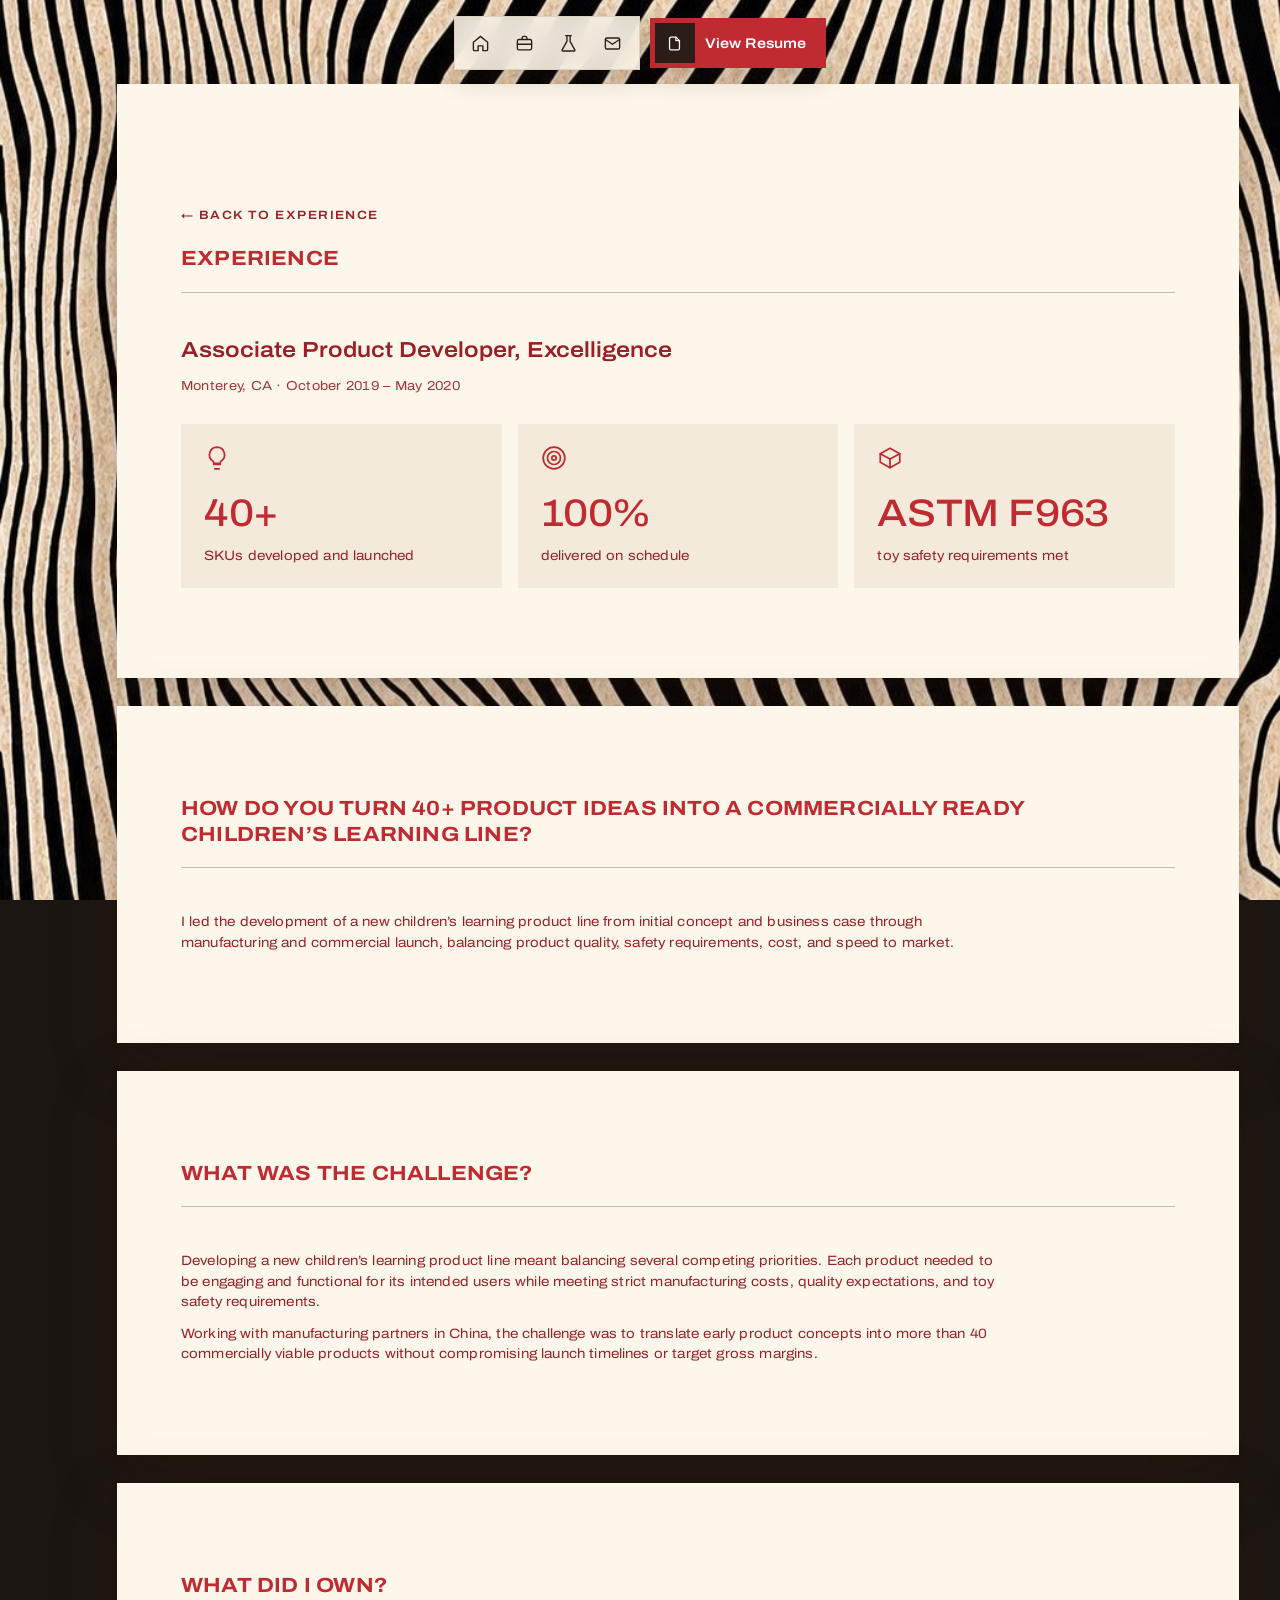
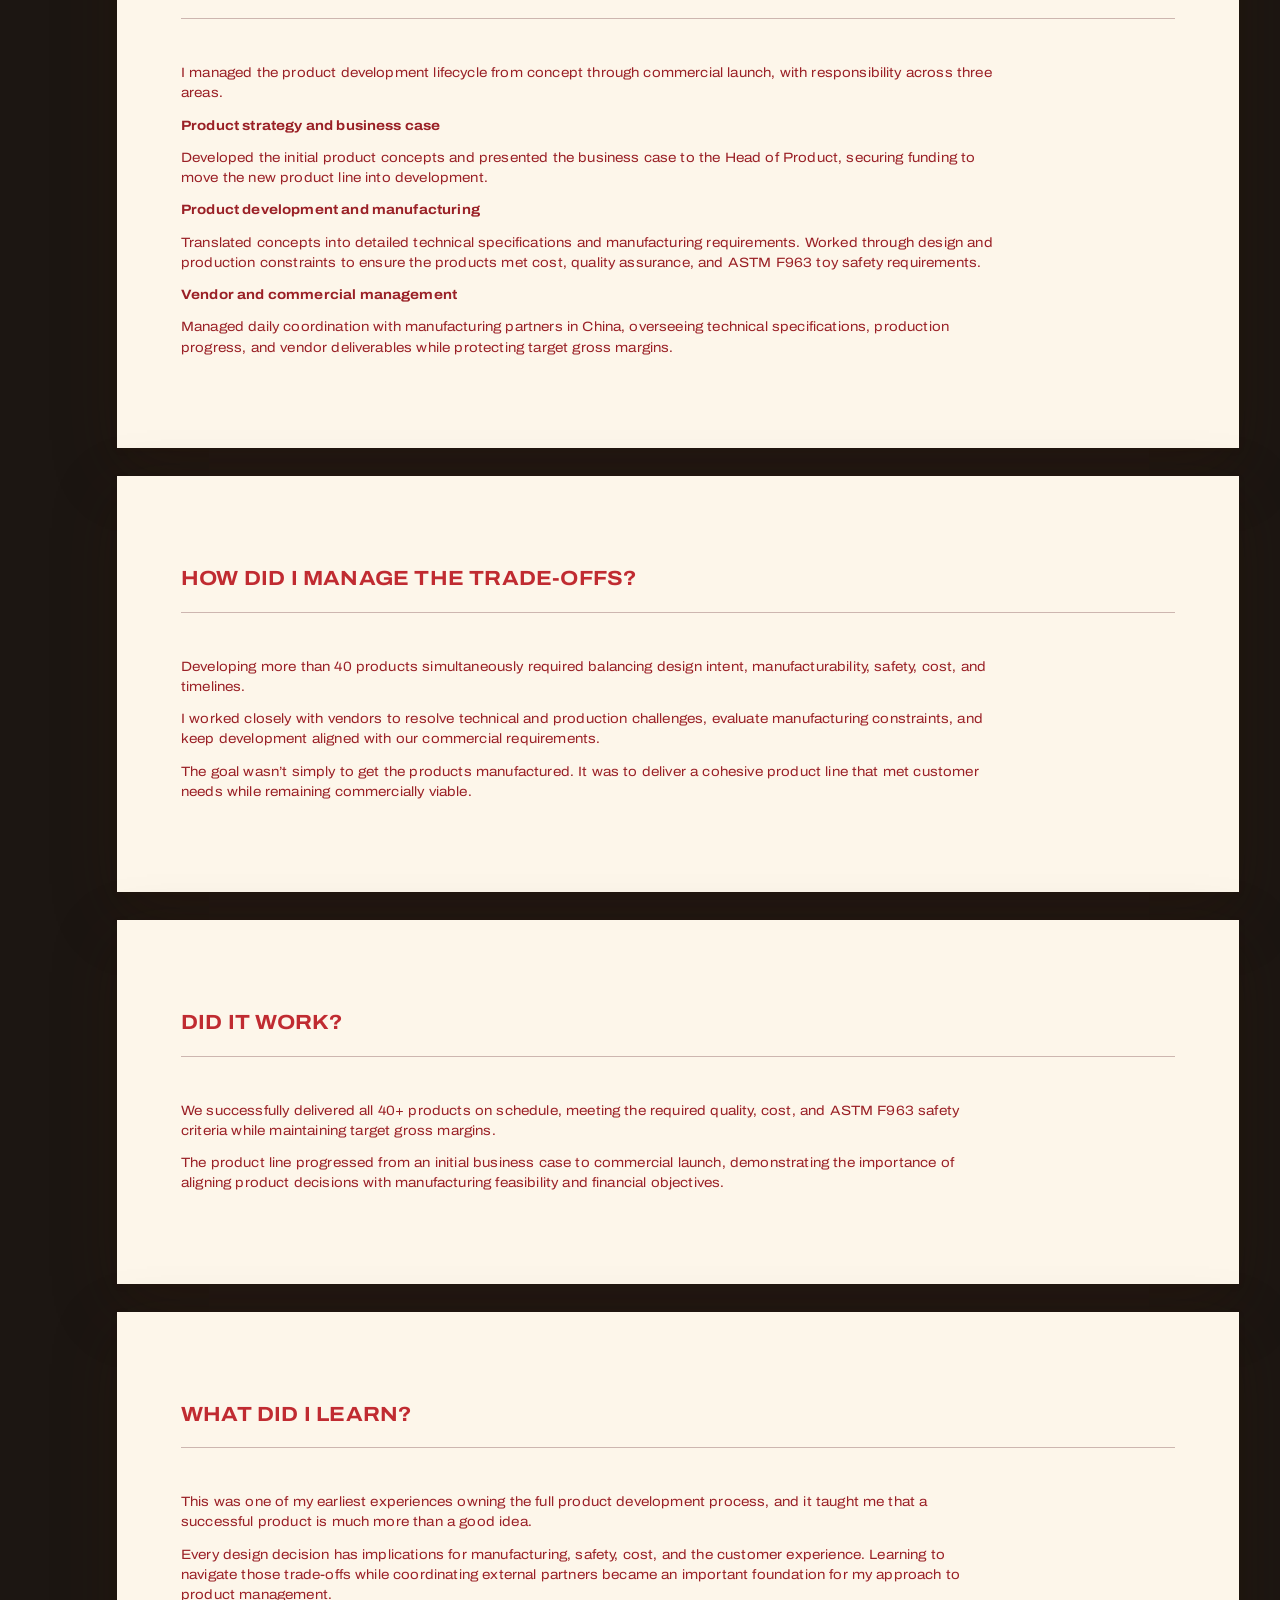
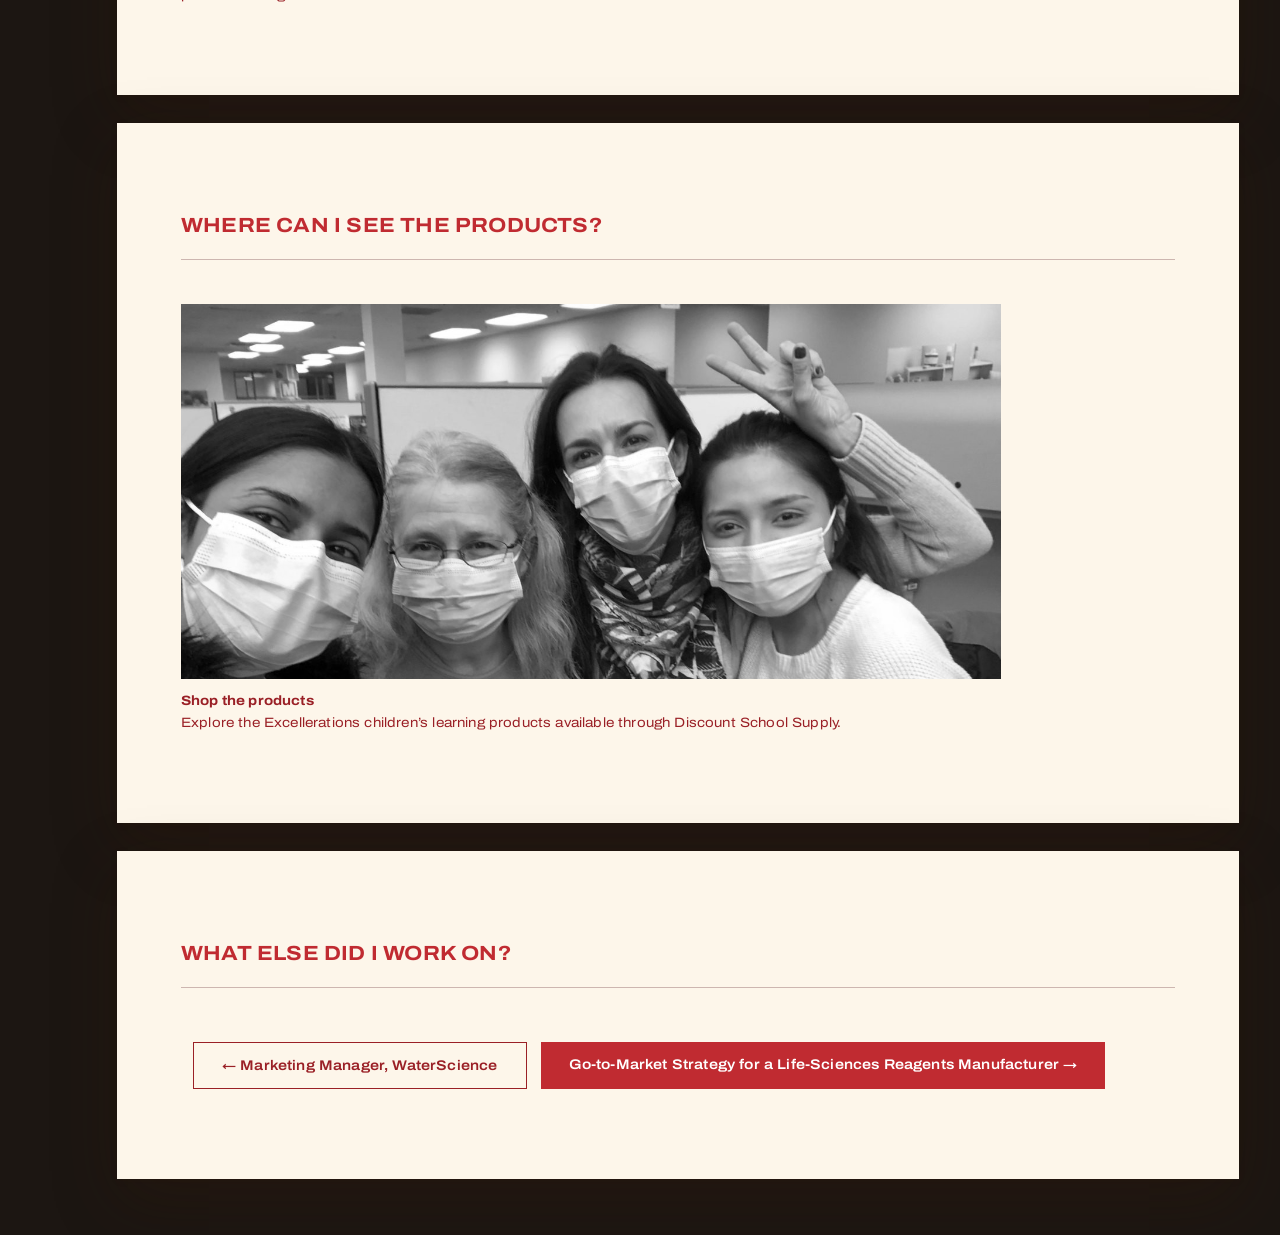
<file: work/excelligence.html>
<!DOCTYPE html>
<html lang="en">
<head>
<meta charset="UTF-8">
<meta name="viewport" content="width=device-width, initial-scale=1.0">
<title>Associate Product Developer, Excelligence — Shravya Nahar</title>
<link rel="preconnect" href="https://fonts.googleapis.com">
<link rel="preconnect" href="https://fonts.gstatic.com" crossorigin>
<link href="https://fonts.googleapis.com/css2?family=Archivo:wdth,wght@100..125,300..700&family=Mrs+Saint+Delafield&display=swap" rel="stylesheet">
<link rel="stylesheet" href="../css/style.css?v=1793693588">
</head>
<body class="case">
<svg width="0" height="0" style="position:absolute" aria-hidden="true" focusable="false">
  <defs>
    <symbol id="i-trend" viewBox="0 0 24 24"><polyline points="22 7 13.5 15.5 8.5 10.5 2 17"/><polyline points="16 7 22 7 22 13"/></symbol>
    <symbol id="i-route" viewBox="0 0 24 24"><circle cx="6" cy="19" r="3"/><path d="M9 19h8.5a3.5 3.5 0 0 0 0-7h-11a3.5 3.5 0 0 1 0-7H15"/><circle cx="18" cy="5" r="3"/></symbol>
    <symbol id="i-target" viewBox="0 0 24 24"><circle cx="12" cy="12" r="10"/><circle cx="12" cy="12" r="6"/><circle cx="12" cy="12" r="2"/></symbol>
    <symbol id="i-users" viewBox="0 0 24 24"><path d="M16 21v-2a4 4 0 0 0-4-4H6a4 4 0 0 0-4 4v2"/><circle cx="9" cy="7" r="4"/><path d="M22 21v-2a4 4 0 0 0-3-3.87"/><path d="M16 3.13a4 4 0 0 1 0 7.75"/></symbol>
    <symbol id="i-chart" viewBox="0 0 24 24"><line x1="18" y1="20" x2="18" y2="10"/><line x1="12" y1="20" x2="12" y2="4"/><line x1="6" y1="20" x2="6" y2="14"/></symbol>
    <symbol id="i-bulb" viewBox="0 0 24 24"><path d="M9 18h6"/><path d="M10 22h4"/><path d="M12 2a7 7 0 0 0-4 12.7c.6.5 1 1.3 1 2.3h6c0-1 .4-1.8 1-2.3A7 7 0 0 0 12 2z"/></symbol>
    <symbol id="i-box" viewBox="0 0 24 24"><path d="M21 8 12 3 3 8v8l9 5 9-5z"/><path d="M3 8l9 5 9-5"/><path d="M12 13v8"/></symbol>
  </defs>
</svg>
<header class="topnav">
  <nav class="topnav-pill" aria-label="Portfolio"><a href="../index.html#home" data-label="Home" aria-label="Home"><svg viewBox="0 0 24 24" aria-hidden="true"><path d="M3 10.5 12 3l9 7.5V20a1 1 0 0 1-1 1h-5v-6H9v6H4a1 1 0 0 1-1-1z"/></svg></a><a href="../index.html#experience" data-label="Experience" aria-label="Experience"><svg viewBox="0 0 24 24" aria-hidden="true"><rect x="3" y="7" width="18" height="13" rx="2"/><path d="M9 7V5a2 2 0 0 1 2-2h2a2 2 0 0 1 2 2v2"/><path d="M3 13h18"/></svg></a><a href="../index.html#projects" data-label="Projects" aria-label="Projects"><svg viewBox="0 0 24 24" aria-hidden="true"><path d="M10 2v7.31L4 20a1 1 0 0 0 .9 1.5h14.2a1 1 0 0 0 .9-1.5L14 9.31V2"/><path d="M8.5 2h7"/></svg></a><a href="../index.html#contact" data-label="Contact" aria-label="Contact"><svg viewBox="0 0 24 24" aria-hidden="true"><rect x="3" y="5" width="18" height="14" rx="2"/><path d="m3 7 9 6 9-6"/></svg></a></nav>
  <a class="topnav-cta" href="../assets/Shravya_Nahar_Resume.pdf" target="_blank" rel="noopener noreferrer"><span class="dot"><svg viewBox="0 0 24 24" aria-hidden="true"><path d="M14 3H7a2 2 0 0 0-2 2v14a2 2 0 0 0 2 2h10a2 2 0 0 0 2-2V8z"/><path d="M14 3v5h5"/></svg></span>View Resume</a>
</header>
<section class="cs-hero">
  <a class="cs-back" href="../index.html#experience">&larr; Back to experience</a>
  <div class="eyebrow">Experience</div>
  <hr class="rule">
  <h1 class="cs-title">Associate Product Developer, Excelligence</h1>
  <p class="cs-meta">Monterey, CA &middot; October 2019 &ndash; May 2020</p>
  
  
  <div class="job-cards" style="--n:3"><div class="jcard"><svg class="jicon" viewBox="0 0 24 24" aria-hidden="true"><use href="#i-bulb"/></svg><p class="stat">40+</p><p class="stat-label">SKUs developed and launched</p></div><div class="jcard"><svg class="jicon" viewBox="0 0 24 24" aria-hidden="true"><use href="#i-target"/></svg><p class="stat">100%</p><p class="stat-label">delivered on schedule</p></div><div class="jcard"><svg class="jicon" viewBox="0 0 24 24" aria-hidden="true"><use href="#i-box"/></svg><p class="stat">ASTM F963</p><p class="stat-label">toy safety requirements met</p></div></div>
</section>
<section class="cs-sec"><div class="eyebrow">How do you turn 40+ product ideas into a commercially ready children&rsquo;s learning line?</div><hr class="rule"><p class="cs-p">I led the development of a new children&rsquo;s learning product line from initial concept and business case through manufacturing and commercial launch, balancing product quality, safety requirements, cost, and speed to market.</p></section><section class="cs-sec"><div class="eyebrow">What was the challenge?</div><hr class="rule"><p class="cs-p">Developing a new children&rsquo;s learning product line meant balancing several competing priorities. Each product needed to be engaging and functional for its intended users while meeting strict manufacturing costs, quality expectations, and toy safety requirements.</p><p class="cs-p">Working with manufacturing partners in China, the challenge was to translate early product concepts into more than 40 commercially viable products without compromising launch timelines or target gross margins.</p></section><section class="cs-sec"><div class="eyebrow">What did I own?</div><hr class="rule"><p class="cs-p">I managed the product development lifecycle from concept through commercial launch, with responsibility across three areas.</p><p class="cs-p"><strong>Product strategy and business case</strong></p><p class="cs-p">Developed the initial product concepts and presented the business case to the Head of Product, securing funding to move the new product line into development.</p><p class="cs-p"><strong>Product development and manufacturing</strong></p><p class="cs-p">Translated concepts into detailed technical specifications and manufacturing requirements. Worked through design and production constraints to ensure the products met cost, quality assurance, and ASTM F963 toy safety requirements.</p><p class="cs-p"><strong>Vendor and commercial management</strong></p><p class="cs-p">Managed daily coordination with manufacturing partners in China, overseeing technical specifications, production progress, and vendor deliverables while protecting target gross margins.</p></section><section class="cs-sec"><div class="eyebrow">How did I manage the trade-offs?</div><hr class="rule"><p class="cs-p">Developing more than 40 products simultaneously required balancing design intent, manufacturability, safety, cost, and timelines.</p><p class="cs-p">I worked closely with vendors to resolve technical and production challenges, evaluate manufacturing constraints, and keep development aligned with our commercial requirements.</p><p class="cs-p">The goal wasn&rsquo;t simply to get the products manufactured. It was to deliver a cohesive product line that met customer needs while remaining commercially viable.</p></section><section class="cs-sec"><div class="eyebrow">Did it work?</div><hr class="rule"><p class="cs-p">We successfully delivered all 40+ products on schedule, meeting the required quality, cost, and ASTM F963 safety criteria while maintaining target gross margins.</p><p class="cs-p">The product line progressed from an initial business case to commercial launch, demonstrating the importance of aligning product decisions with manufacturing feasibility and financial objectives.</p></section><section class="cs-sec"><div class="eyebrow">What did I learn?</div><hr class="rule"><p class="cs-p">This was one of my earliest experiences owning the full product development process, and it taught me that a successful product is much more than a good idea.</p><p class="cs-p">Every design decision has implications for manufacturing, safety, cost, and the customer experience. Learning to navigate those trade-offs while coordinating external partners became an important foundation for my approach to product management.</p></section><section class="cs-sec"><div class="eyebrow">Where can I see the products?</div><hr class="rule"><a class="job-shot cs-shot" style="--shot-img: url(../images/excelligence-crop.jpg); aspect-ratio: 1400 / 640" href="https://www.discountschoolsupply.com/shop/school/excellerations-play-learn-supplies" target="_blank" rel="noopener noreferrer" aria-label="Shop the products on Discount School Supply (opens in a new tab)"></a><p class="video-cap cs-cap"><strong>Shop the products</strong>Explore the Excellerations children&rsquo;s learning products available through Discount School Supply.</p></section>
<section class="cs-next">
  <div class="eyebrow">What else did I work on?</div>
  <hr class="rule">
  <div class="cs-next-links"><a class="btn btn-outline" href="waterscience.html">&larr; Marketing Manager, WaterScience</a><a class="btn btn-primary" href="gtm-reagents.html">Go-to-Market Strategy for a Life-Sciences Reagents Manufacturer &rarr;</a></div>
</section>
</body>
</html>
</file>
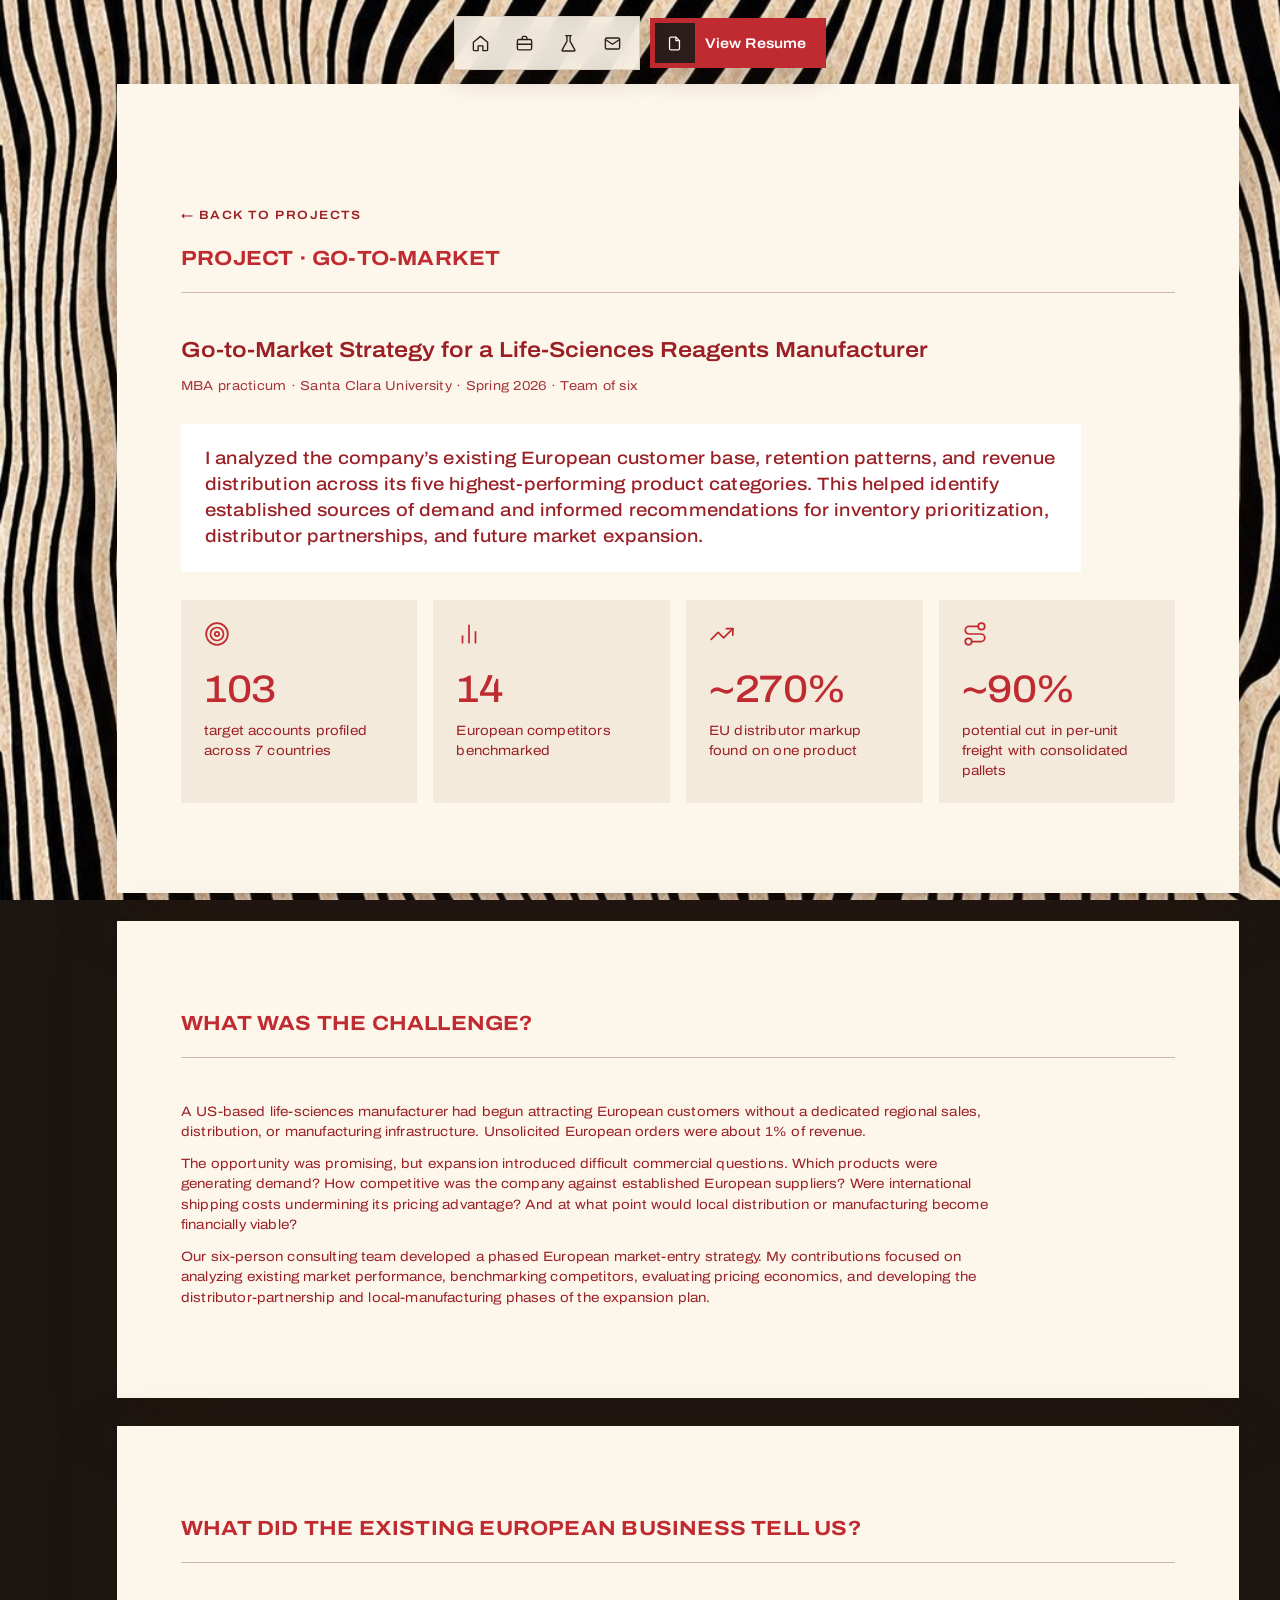
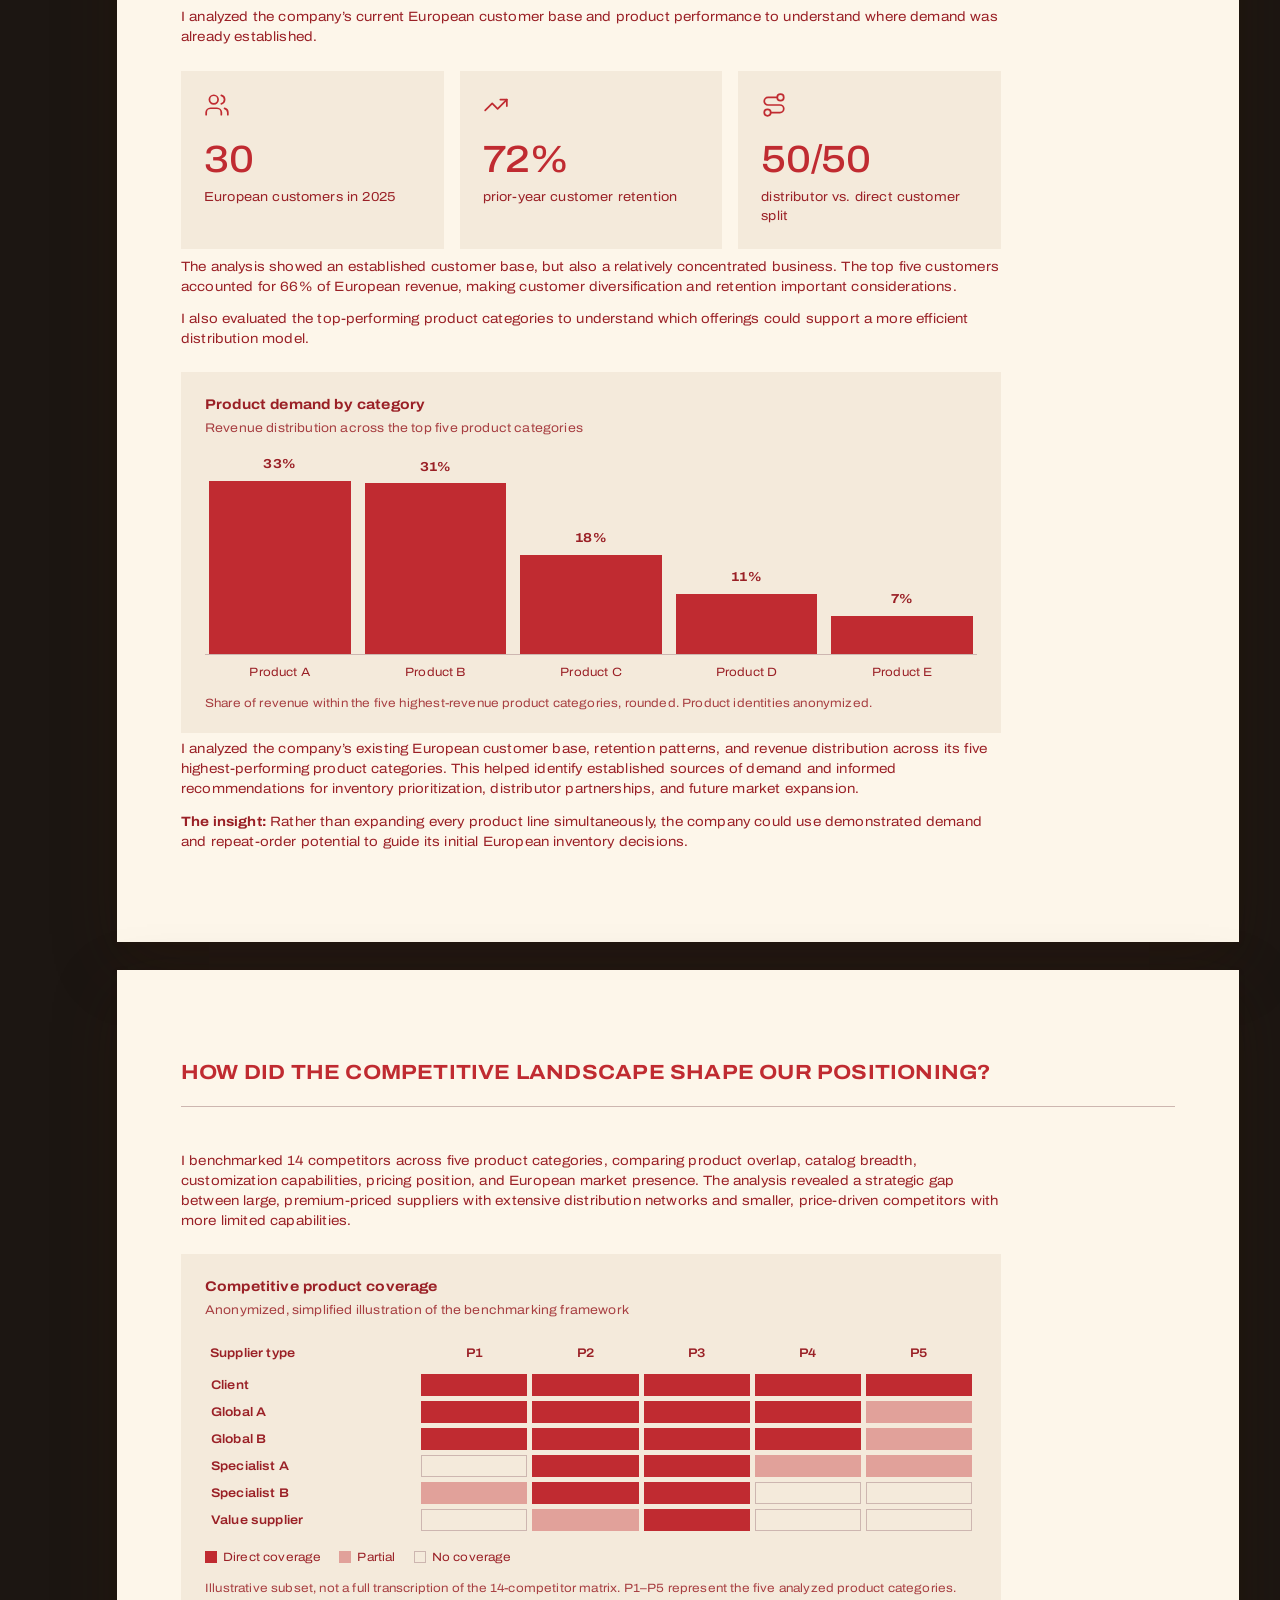
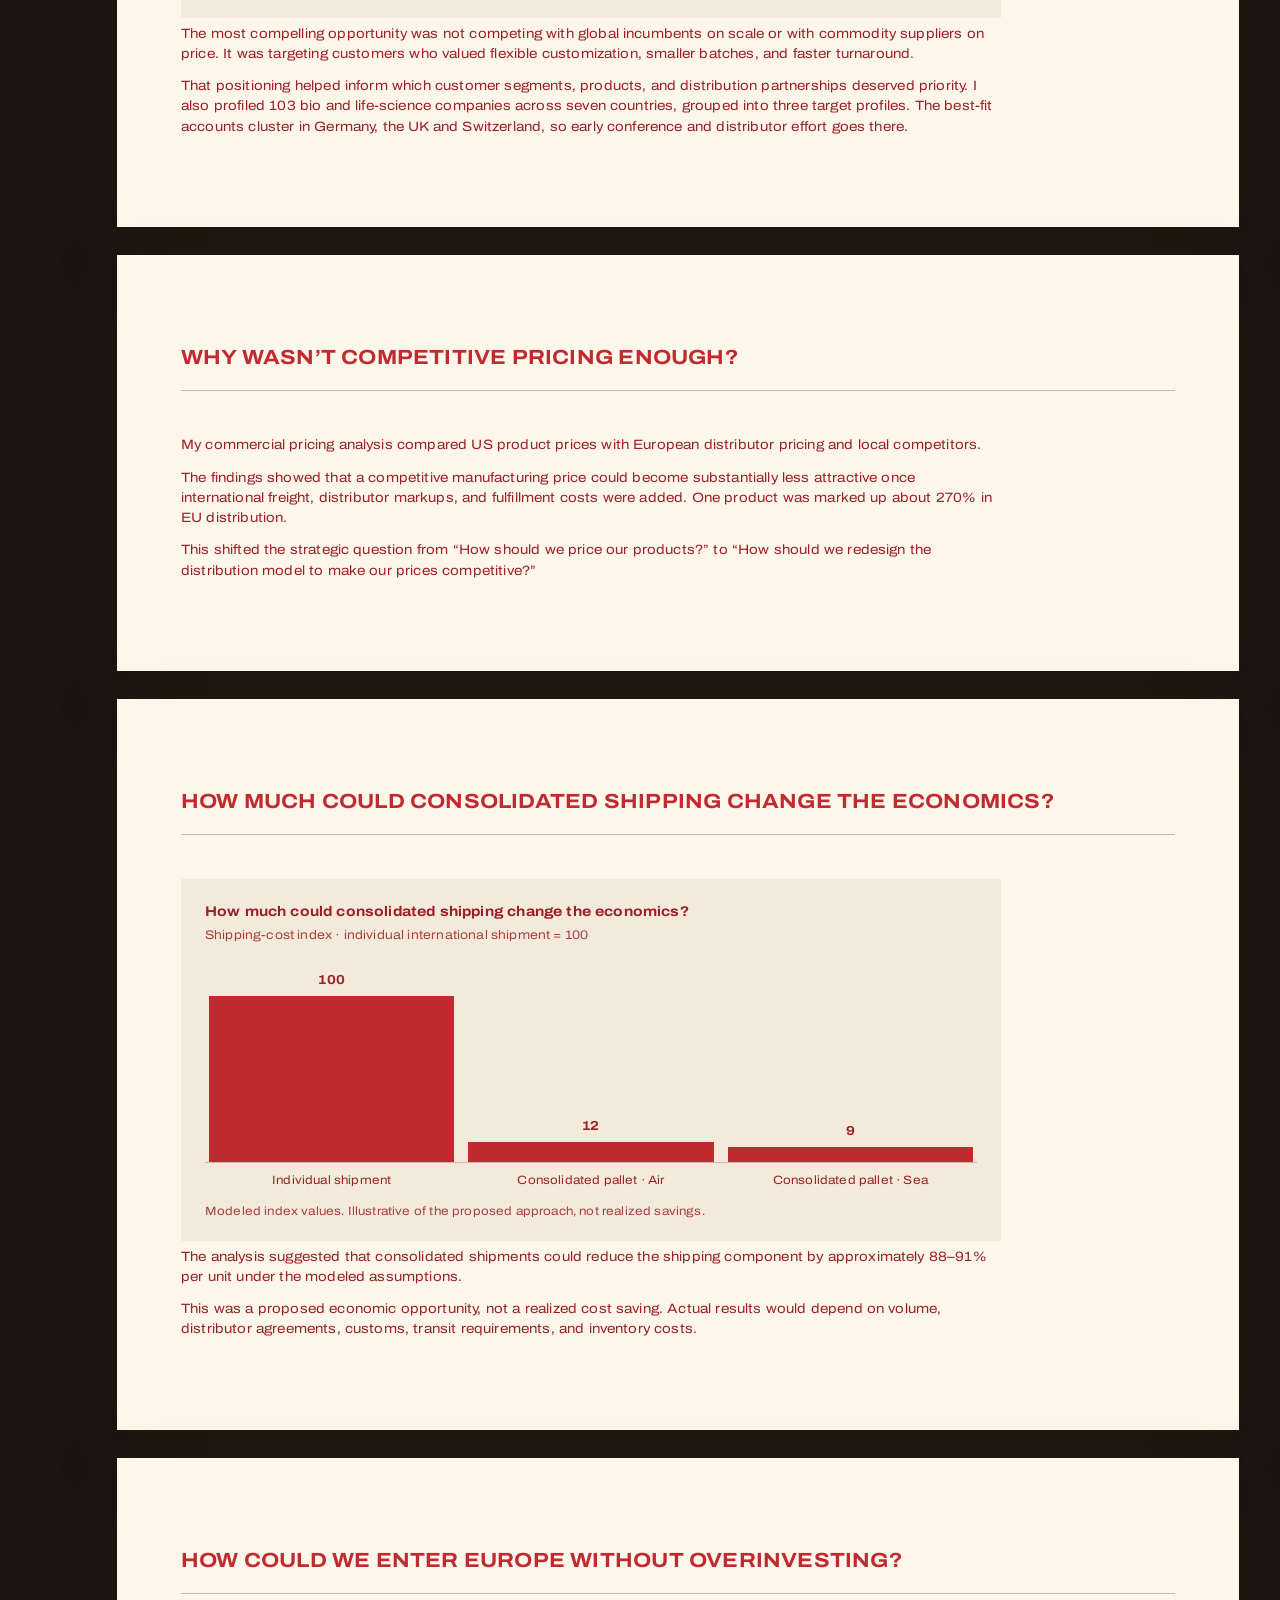
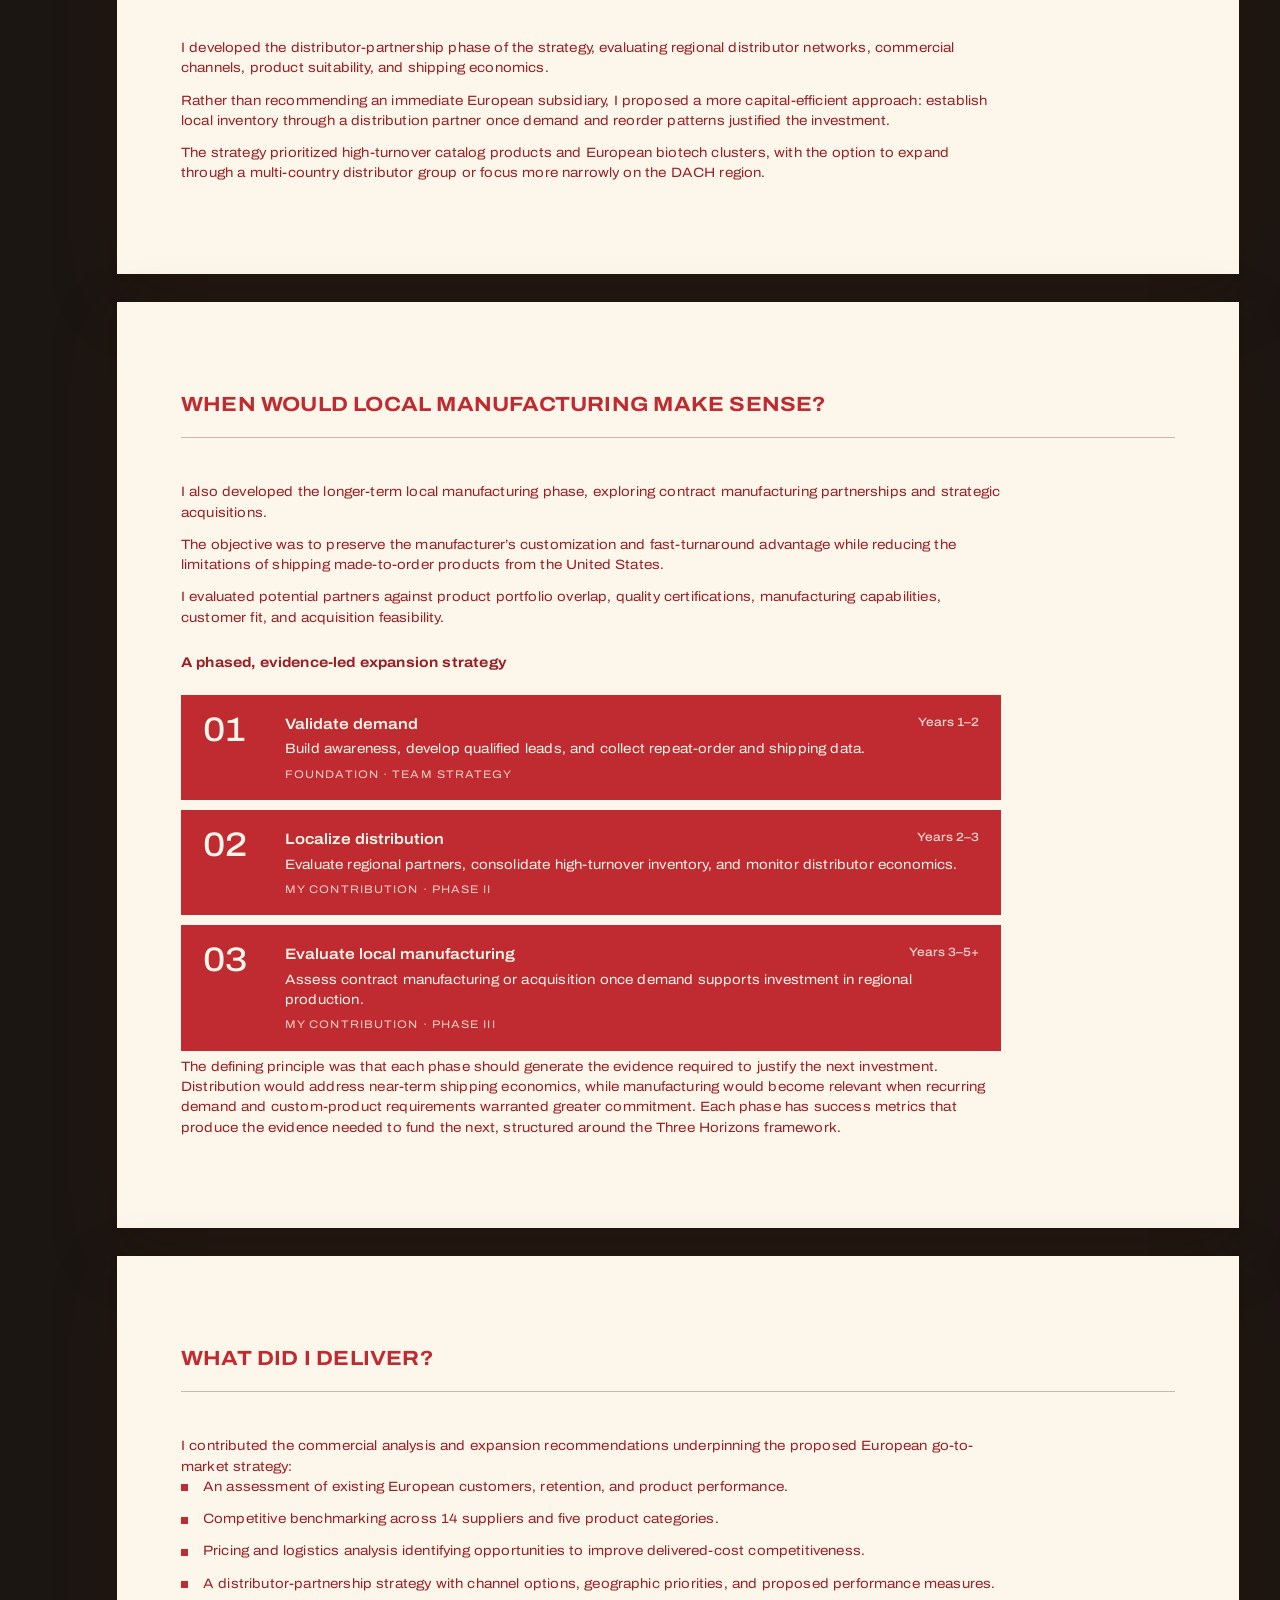
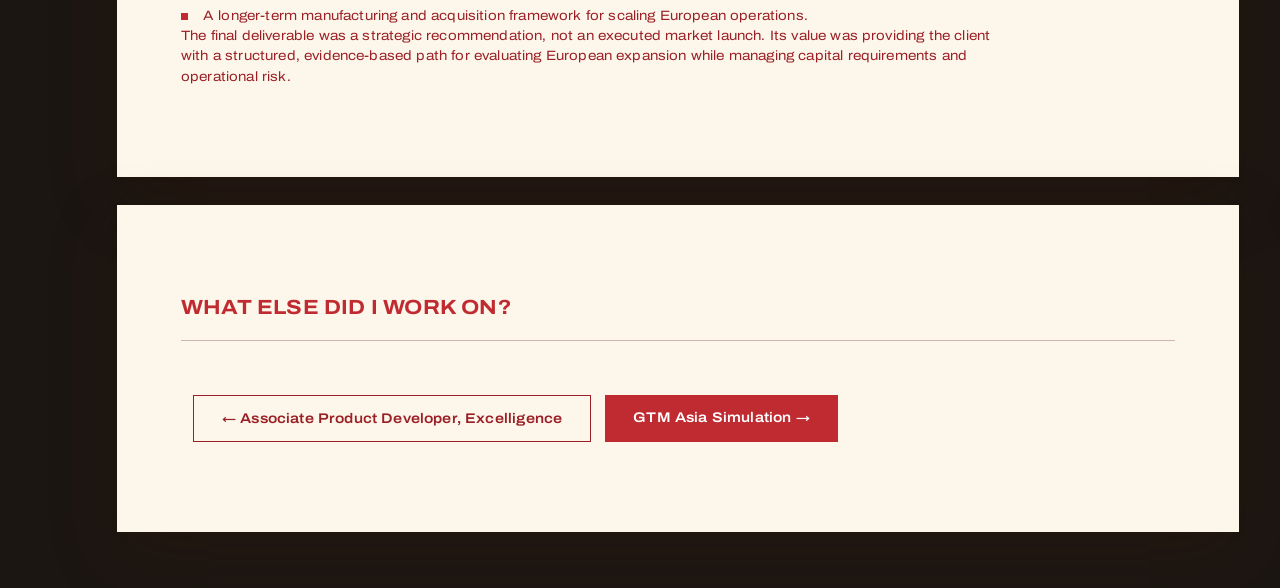
<file: work/gtm-reagents.html>
<!DOCTYPE html>
<html lang="en">
<head>
<meta charset="UTF-8">
<meta name="viewport" content="width=device-width, initial-scale=1.0">
<title>Go-to-Market Strategy for a Life-Sciences Reagents Manufacturer — Shravya Nahar</title>
<link rel="preconnect" href="https://fonts.googleapis.com">
<link rel="preconnect" href="https://fonts.gstatic.com" crossorigin>
<link href="https://fonts.googleapis.com/css2?family=Archivo:wdth,wght@100..125,300..700&family=Mrs+Saint+Delafield&display=swap" rel="stylesheet">
<link rel="stylesheet" href="../css/style.css?v=1793693588">
</head>
<body class="case">
<svg width="0" height="0" style="position:absolute" aria-hidden="true" focusable="false">
  <defs>
    <symbol id="i-trend" viewBox="0 0 24 24"><polyline points="22 7 13.5 15.5 8.5 10.5 2 17"/><polyline points="16 7 22 7 22 13"/></symbol>
    <symbol id="i-route" viewBox="0 0 24 24"><circle cx="6" cy="19" r="3"/><path d="M9 19h8.5a3.5 3.5 0 0 0 0-7h-11a3.5 3.5 0 0 1 0-7H15"/><circle cx="18" cy="5" r="3"/></symbol>
    <symbol id="i-target" viewBox="0 0 24 24"><circle cx="12" cy="12" r="10"/><circle cx="12" cy="12" r="6"/><circle cx="12" cy="12" r="2"/></symbol>
    <symbol id="i-users" viewBox="0 0 24 24"><path d="M16 21v-2a4 4 0 0 0-4-4H6a4 4 0 0 0-4 4v2"/><circle cx="9" cy="7" r="4"/><path d="M22 21v-2a4 4 0 0 0-3-3.87"/><path d="M16 3.13a4 4 0 0 1 0 7.75"/></symbol>
    <symbol id="i-chart" viewBox="0 0 24 24"><line x1="18" y1="20" x2="18" y2="10"/><line x1="12" y1="20" x2="12" y2="4"/><line x1="6" y1="20" x2="6" y2="14"/></symbol>
    <symbol id="i-bulb" viewBox="0 0 24 24"><path d="M9 18h6"/><path d="M10 22h4"/><path d="M12 2a7 7 0 0 0-4 12.7c.6.5 1 1.3 1 2.3h6c0-1 .4-1.8 1-2.3A7 7 0 0 0 12 2z"/></symbol>
    <symbol id="i-box" viewBox="0 0 24 24"><path d="M21 8 12 3 3 8v8l9 5 9-5z"/><path d="M3 8l9 5 9-5"/><path d="M12 13v8"/></symbol>
  </defs>
</svg>
<header class="topnav">
  <nav class="topnav-pill" aria-label="Portfolio"><a href="../index.html#home" data-label="Home" aria-label="Home"><svg viewBox="0 0 24 24" aria-hidden="true"><path d="M3 10.5 12 3l9 7.5V20a1 1 0 0 1-1 1h-5v-6H9v6H4a1 1 0 0 1-1-1z"/></svg></a><a href="../index.html#experience" data-label="Experience" aria-label="Experience"><svg viewBox="0 0 24 24" aria-hidden="true"><rect x="3" y="7" width="18" height="13" rx="2"/><path d="M9 7V5a2 2 0 0 1 2-2h2a2 2 0 0 1 2 2v2"/><path d="M3 13h18"/></svg></a><a href="../index.html#projects" data-label="Projects" aria-label="Projects"><svg viewBox="0 0 24 24" aria-hidden="true"><path d="M10 2v7.31L4 20a1 1 0 0 0 .9 1.5h14.2a1 1 0 0 0 .9-1.5L14 9.31V2"/><path d="M8.5 2h7"/></svg></a><a href="../index.html#contact" data-label="Contact" aria-label="Contact"><svg viewBox="0 0 24 24" aria-hidden="true"><rect x="3" y="5" width="18" height="14" rx="2"/><path d="m3 7 9 6 9-6"/></svg></a></nav>
  <a class="topnav-cta" href="../assets/Shravya_Nahar_Resume.pdf" target="_blank" rel="noopener noreferrer"><span class="dot"><svg viewBox="0 0 24 24" aria-hidden="true"><path d="M14 3H7a2 2 0 0 0-2 2v14a2 2 0 0 0 2 2h10a2 2 0 0 0 2-2V8z"/><path d="M14 3v5h5"/></svg></span>View Resume</a>
</header>
<section class="cs-hero">
  <a class="cs-back" href="../index.html#projects">&larr; Back to projects</a>
  <div class="eyebrow">Project &middot; Go-to-Market</div>
  <hr class="rule">
  <h1 class="cs-title">Go-to-Market Strategy for a Life-Sciences Reagents Manufacturer</h1>
  <p class="cs-meta">MBA practicum &middot; Santa Clara University &middot; Spring 2026 &middot; Team of six</p>
  
  <div class="job-claim-box cs-claim"><p class="job-claim">I analyzed the company&rsquo;s existing European customer base, retention patterns, and revenue distribution across its five highest-performing product categories. This helped identify established sources of demand and informed recommendations for inventory prioritization, distributor partnerships, and future market expansion.</p></div>
  <div class="job-cards" style="--n:4"><div class="jcard"><svg class="jicon" viewBox="0 0 24 24" aria-hidden="true"><use href="#i-target"/></svg><p class="stat">103</p><p class="stat-label">target accounts profiled across 7 countries</p></div><div class="jcard"><svg class="jicon" viewBox="0 0 24 24" aria-hidden="true"><use href="#i-chart"/></svg><p class="stat">14</p><p class="stat-label">European competitors benchmarked</p></div><div class="jcard"><svg class="jicon" viewBox="0 0 24 24" aria-hidden="true"><use href="#i-trend"/></svg><p class="stat">~270%</p><p class="stat-label">EU distributor markup found on one product</p></div><div class="jcard"><svg class="jicon" viewBox="0 0 24 24" aria-hidden="true"><use href="#i-route"/></svg><p class="stat">~90%</p><p class="stat-label">potential cut in per-unit freight with consolidated pallets</p></div></div>
</section>
<section class="cs-sec"><div class="eyebrow">What was the challenge?</div><hr class="rule"><p class="cs-p">A US-based life-sciences manufacturer had begun attracting European customers without a dedicated regional sales, distribution, or manufacturing infrastructure. Unsolicited European orders were about 1% of revenue.</p><p class="cs-p">The opportunity was promising, but expansion introduced difficult commercial questions. Which products were generating demand? How competitive was the company against established European suppliers? Were international shipping costs undermining its pricing advantage? And at what point would local distribution or manufacturing become financially viable?</p><p class="cs-p">Our six-person consulting team developed a phased European market-entry strategy. My contributions focused on analyzing existing market performance, benchmarking competitors, evaluating pricing economics, and developing the distributor-partnership and local-manufacturing phases of the expansion plan.</p></section><section class="cs-sec"><div class="eyebrow">What did the existing European business tell us?</div><hr class="rule"><p class="cs-p">I analyzed the company&rsquo;s current European customer base and product performance to understand where demand was already established.</p><div class="job-cards cs-cards" style="--n:3"><div class="jcard"><svg class="jicon" viewBox="0 0 24 24" aria-hidden="true"><use href="#i-users"/></svg><p class="stat">30</p><p class="stat-label">European customers in 2025</p></div><div class="jcard"><svg class="jicon" viewBox="0 0 24 24" aria-hidden="true"><use href="#i-trend"/></svg><p class="stat">72%</p><p class="stat-label">prior-year customer retention</p></div><div class="jcard"><svg class="jicon" viewBox="0 0 24 24" aria-hidden="true"><use href="#i-route"/></svg><p class="stat">50/50</p><p class="stat-label">distributor vs. direct customer split</p></div></div><p class="cs-p">The analysis showed an established customer base, but also a relatively concentrated business. The top five customers accounted for 66% of European revenue, making customer diversification and retention important considerations.</p><p class="cs-p">I also evaluated the top-performing product categories to understand which offerings could support a more efficient distribution model.</p><div class="cs-chart"><p class="cs-chart-t">Product demand by category</p><p class="cs-chart-s">Revenue distribution across the top five product categories</p><div class="cs-bars"><div class="cs-bar"><b>33%</b><i style="height:91.7%" role="img" aria-label="Product A: 33%"></i></div><div class="cs-bar"><b>31%</b><i style="height:86.1%" role="img" aria-label="Product B: 31%"></i></div><div class="cs-bar"><b>18%</b><i style="height:50.0%" role="img" aria-label="Product C: 18%"></i></div><div class="cs-bar"><b>11%</b><i style="height:30.6%" role="img" aria-label="Product D: 11%"></i></div><div class="cs-bar"><b>7%</b><i style="height:19.4%" role="img" aria-label="Product E: 7%"></i></div></div><div class="cs-bar-names"><span>Product A</span><span>Product B</span><span>Product C</span><span>Product D</span><span>Product E</span></div><p class="cs-chart-note">Share of revenue within the five highest-revenue product categories, rounded. Product identities anonymized.</p></div><p class="cs-p">I analyzed the company&rsquo;s existing European customer base, retention patterns, and revenue distribution across its five highest-performing product categories. This helped identify established sources of demand and informed recommendations for inventory prioritization, distributor partnerships, and future market expansion.</p><p class="cs-p"><strong>The insight:</strong> Rather than expanding every product line simultaneously, the company could use demonstrated demand and repeat-order potential to guide its initial European inventory decisions.</p></section><section class="cs-sec"><div class="eyebrow">How did the competitive landscape shape our positioning?</div><hr class="rule"><p class="cs-p">I benchmarked 14 competitors across five product categories, comparing product overlap, catalog breadth, customization capabilities, pricing position, and European market presence. The analysis revealed a strategic gap between large, premium-priced suppliers with extensive distribution networks and smaller, price-driven competitors with more limited capabilities.</p><div class="cs-chart"><p class="cs-chart-t">Competitive product coverage</p><p class="cs-chart-s">Anonymized, simplified illustration of the benchmarking framework</p><table class="cs-matrix"><thead><tr><th>Supplier type</th><th>P1</th><th>P2</th><th>P3</th><th>P4</th><th>P5</th></tr></thead><tbody><tr><td>Client</td><td class="c d" title="Direct coverage"></td><td class="c d" title="Direct coverage"></td><td class="c d" title="Direct coverage"></td><td class="c d" title="Direct coverage"></td><td class="c d" title="Direct coverage"></td></tr><tr><td>Global A</td><td class="c d" title="Direct coverage"></td><td class="c d" title="Direct coverage"></td><td class="c d" title="Direct coverage"></td><td class="c d" title="Direct coverage"></td><td class="c p" title="Partial"></td></tr><tr><td>Global B</td><td class="c d" title="Direct coverage"></td><td class="c d" title="Direct coverage"></td><td class="c d" title="Direct coverage"></td><td class="c d" title="Direct coverage"></td><td class="c p" title="Partial"></td></tr><tr><td>Specialist A</td><td class="c n" title="No coverage"></td><td class="c d" title="Direct coverage"></td><td class="c d" title="Direct coverage"></td><td class="c p" title="Partial"></td><td class="c p" title="Partial"></td></tr><tr><td>Specialist B</td><td class="c p" title="Partial"></td><td class="c d" title="Direct coverage"></td><td class="c d" title="Direct coverage"></td><td class="c n" title="No coverage"></td><td class="c n" title="No coverage"></td></tr><tr><td>Value supplier</td><td class="c n" title="No coverage"></td><td class="c p" title="Partial"></td><td class="c d" title="Direct coverage"></td><td class="c n" title="No coverage"></td><td class="c n" title="No coverage"></td></tr></tbody></table><p class="cs-key"><span class="d">Direct coverage</span><span class="p">Partial</span><span class="n">No coverage</span></p><p class="cs-chart-note">Illustrative subset, not a full transcription of the 14-competitor matrix. P1&ndash;P5 represent the five analyzed product categories.</p></div><p class="cs-p">The most compelling opportunity was not competing with global incumbents on scale or with commodity suppliers on price. It was targeting customers who valued flexible customization, smaller batches, and faster turnaround.</p><p class="cs-p">That positioning helped inform which customer segments, products, and distribution partnerships deserved priority. I also profiled 103 bio and life-science companies across seven countries, grouped into three target profiles. The best-fit accounts cluster in Germany, the UK and Switzerland, so early conference and distributor effort goes there.</p></section><section class="cs-sec"><div class="eyebrow">Why wasn&rsquo;t competitive pricing enough?</div><hr class="rule"><p class="cs-p">My commercial pricing analysis compared US product prices with European distributor pricing and local competitors.</p><p class="cs-p">The findings showed that a competitive manufacturing price could become substantially less attractive once international freight, distributor markups, and fulfillment costs were added. One product was marked up about 270% in EU distribution.</p><p class="cs-p">This shifted the strategic question from &ldquo;How should we price our products?&rdquo; to &ldquo;How should we redesign the distribution model to make our prices competitive?&rdquo;</p></section><section class="cs-sec"><div class="eyebrow">How much could consolidated shipping change the economics?</div><hr class="rule"><div class="cs-chart"><p class="cs-chart-t">How much could consolidated shipping change the economics?</p><p class="cs-chart-s">Shipping-cost index &middot; individual international shipment = 100</p><div class="cs-bars"><div class="cs-bar"><b>100</b><i style="height:83.3%" role="img" aria-label="Individual shipment: 100"></i></div><div class="cs-bar"><b>12</b><i style="height:10.0%" role="img" aria-label="Consolidated pallet &middot; Air: 12"></i></div><div class="cs-bar"><b>9</b><i style="height:7.5%" role="img" aria-label="Consolidated pallet &middot; Sea: 9"></i></div></div><div class="cs-bar-names"><span>Individual shipment</span><span>Consolidated pallet &middot; Air</span><span>Consolidated pallet &middot; Sea</span></div><p class="cs-chart-note">Modeled index values. Illustrative of the proposed approach, not realized savings.</p></div><p class="cs-p">The analysis suggested that consolidated shipments could reduce the shipping component by approximately 88&ndash;91% per unit under the modeled assumptions.</p><p class="cs-p">This was a proposed economic opportunity, not a realized cost saving. Actual results would depend on volume, distributor agreements, customs, transit requirements, and inventory costs.</p></section><section class="cs-sec"><div class="eyebrow">How could we enter Europe without overinvesting?</div><hr class="rule"><p class="cs-p">I developed the distributor-partnership phase of the strategy, evaluating regional distributor networks, commercial channels, product suitability, and shipping economics.</p><p class="cs-p">Rather than recommending an immediate European subsidiary, I proposed a more capital-efficient approach: establish local inventory through a distribution partner once demand and reorder patterns justified the investment.</p><p class="cs-p">The strategy prioritized high-turnover catalog products and European biotech clusters, with the option to expand through a multi-country distributor group or focus more narrowly on the DACH region.</p></section><section class="cs-sec"><div class="eyebrow">When would local manufacturing make sense?</div><hr class="rule"><p class="cs-p">I also developed the longer-term local manufacturing phase, exploring contract manufacturing partnerships and strategic acquisitions.</p><p class="cs-p">The objective was to preserve the manufacturer&rsquo;s customization and fast-turnaround advantage while reducing the limitations of shipping made-to-order products from the United States.</p><p class="cs-p">I evaluated potential partners against product portfolio overlap, quality certifications, manufacturing capabilities, customer fit, and acquisition feasibility.</p><p class="cs-chart-t" style="margin:24px 0 0;max-width:820px">A phased, evidence-led expansion strategy</p><ol class="cs-steps"><li><span class="n">01</span><h4>Validate demand<em>Years 1&ndash;2</em></h4><p>Build awareness, develop qualified leads, and collect repeat-order and shipping data.</p><p class="tag">Foundation &middot; Team strategy</p></li><li><span class="n">02</span><h4>Localize distribution<em>Years 2&ndash;3</em></h4><p>Evaluate regional partners, consolidate high-turnover inventory, and monitor distributor economics.</p><p class="tag">My contribution &middot; Phase II</p></li><li><span class="n">03</span><h4>Evaluate local manufacturing<em>Years 3&ndash;5+</em></h4><p>Assess contract manufacturing or acquisition once demand supports investment in regional production.</p><p class="tag">My contribution &middot; Phase III</p></li></ol><p class="cs-p">The defining principle was that each phase should generate the evidence required to justify the next investment. Distribution would address near-term shipping economics, while manufacturing would become relevant when recurring demand and custom-product requirements warranted greater commitment. Each phase has success metrics that produce the evidence needed to fund the next, structured around the Three Horizons framework.</p></section><section class="cs-sec"><div class="eyebrow">What did I deliver?</div><hr class="rule"><p class="cs-p">I contributed the commercial analysis and expansion recommendations underpinning the proposed European go-to-market strategy:</p><ul class="cs-list"><li>An assessment of existing European customers, retention, and product performance.</li><li>Competitive benchmarking across 14 suppliers and five product categories.</li><li>Pricing and logistics analysis identifying opportunities to improve delivered-cost competitiveness.</li><li>A distributor-partnership strategy with channel options, geographic priorities, and proposed performance measures.</li><li>A longer-term manufacturing and acquisition framework for scaling European operations.</li></ul><p class="cs-p">The final deliverable was a strategic recommendation, not an executed market launch. Its value was providing the client with a structured, evidence-based path for evaluating European expansion while managing capital requirements and operational risk.</p></section>
<section class="cs-next">
  <div class="eyebrow">What else did I work on?</div>
  <hr class="rule">
  <div class="cs-next-links"><a class="btn btn-outline" href="excelligence.html">&larr; Associate Product Developer, Excelligence</a><a class="btn btn-primary" href="gtm-asia.html">GTM Asia Simulation &rarr;</a></div>
</section>
</body>
</html>
</file>
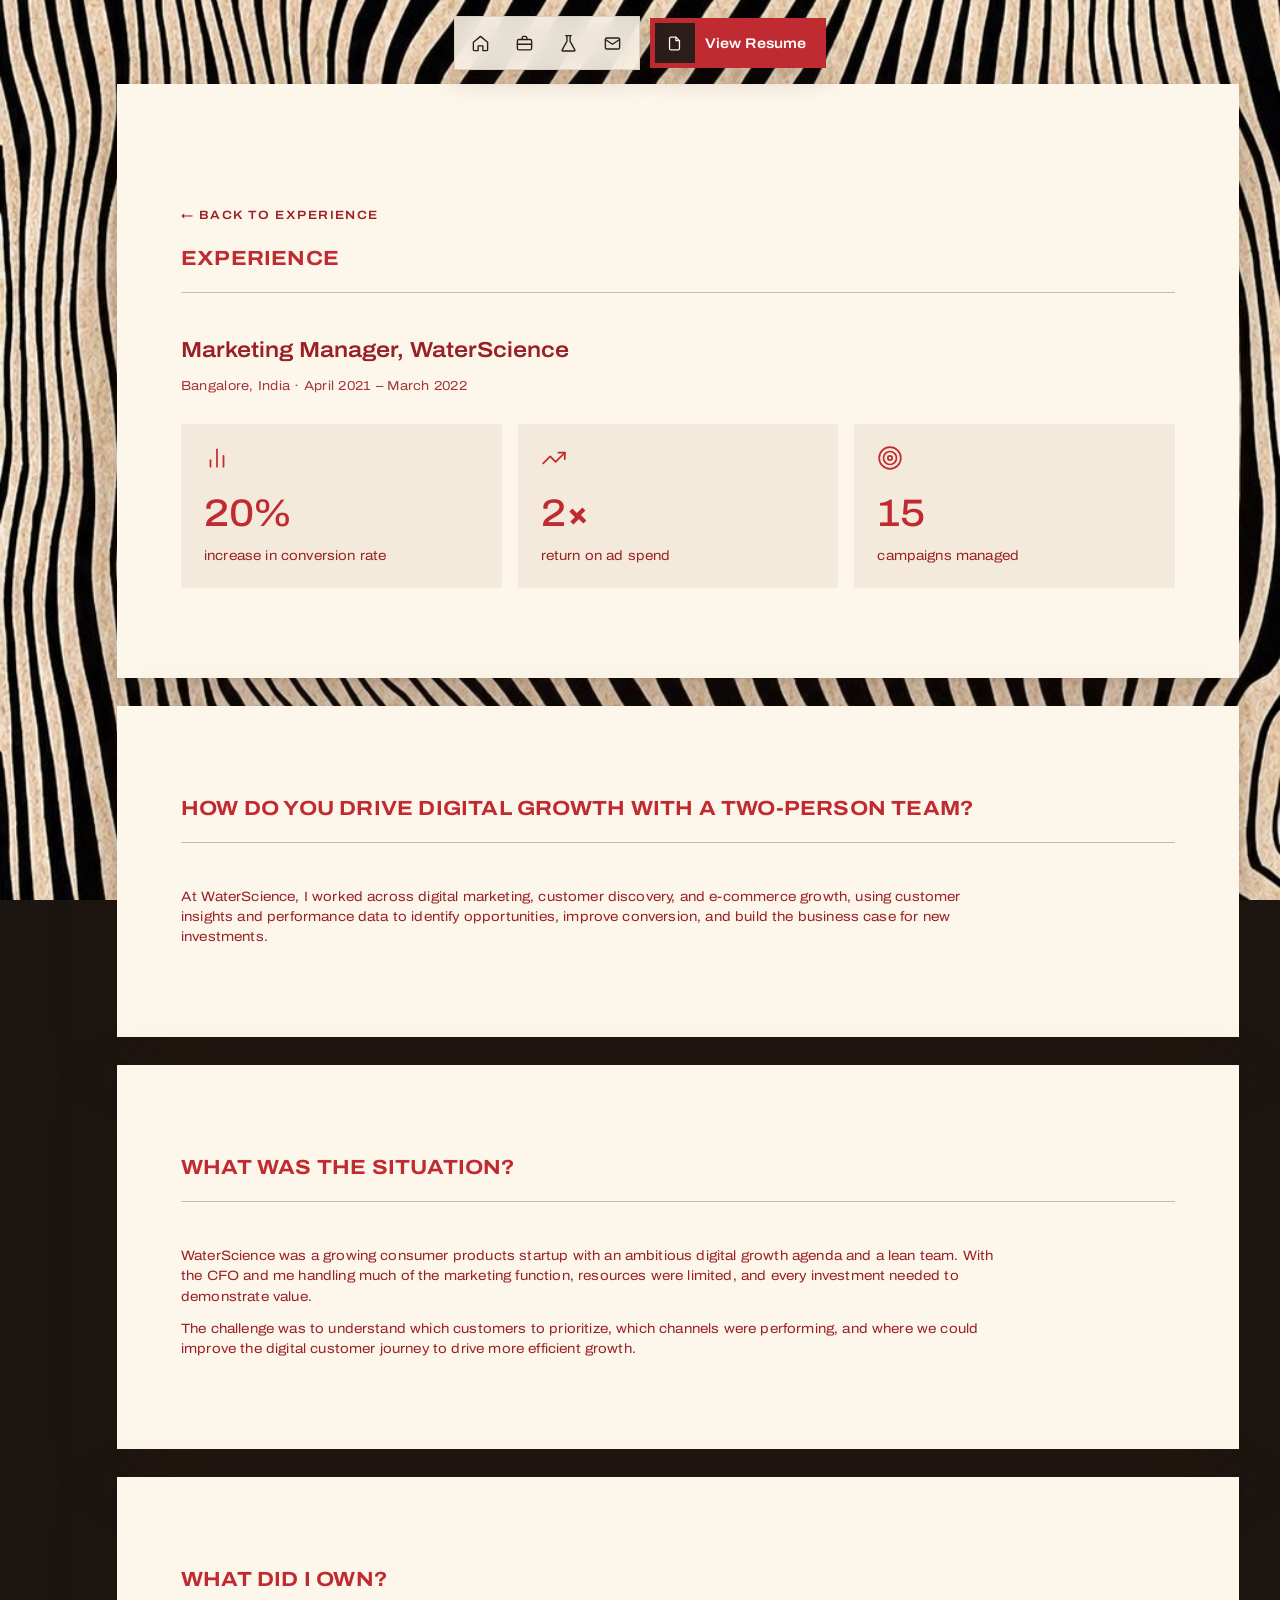
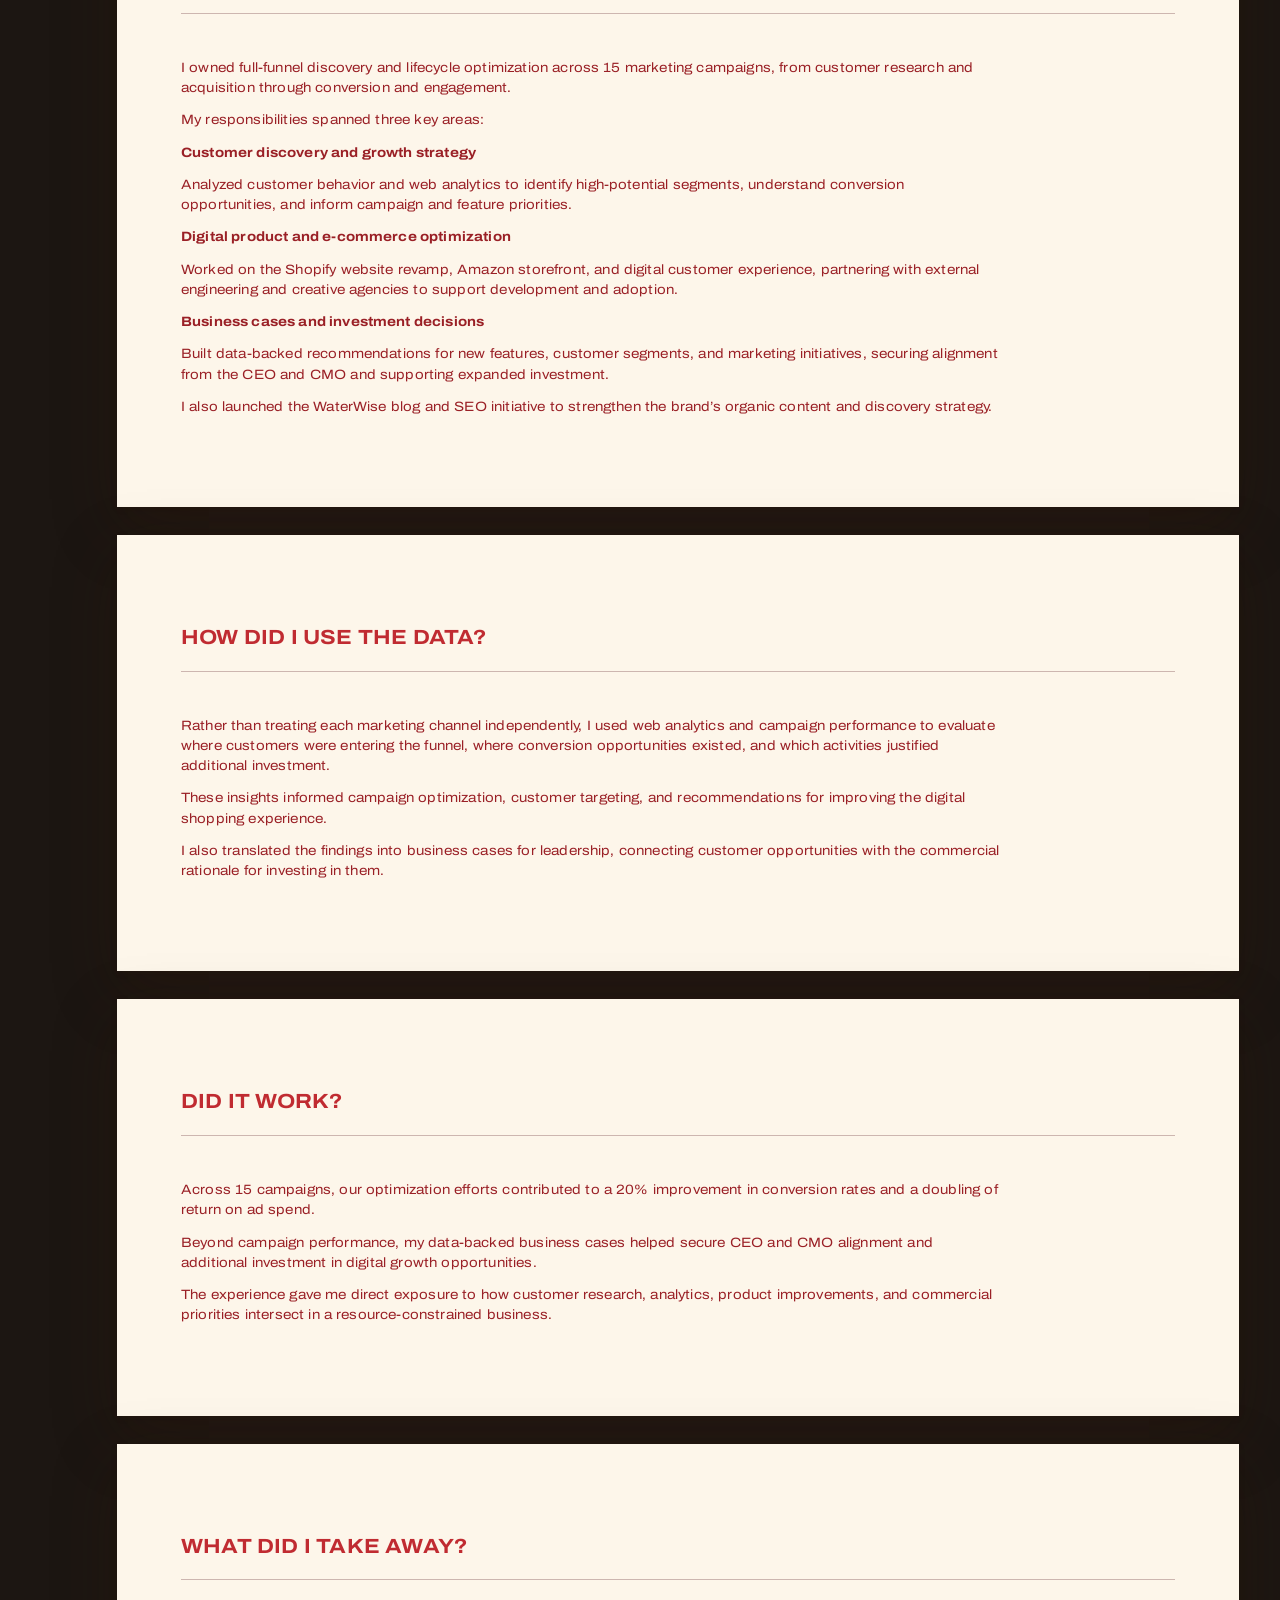
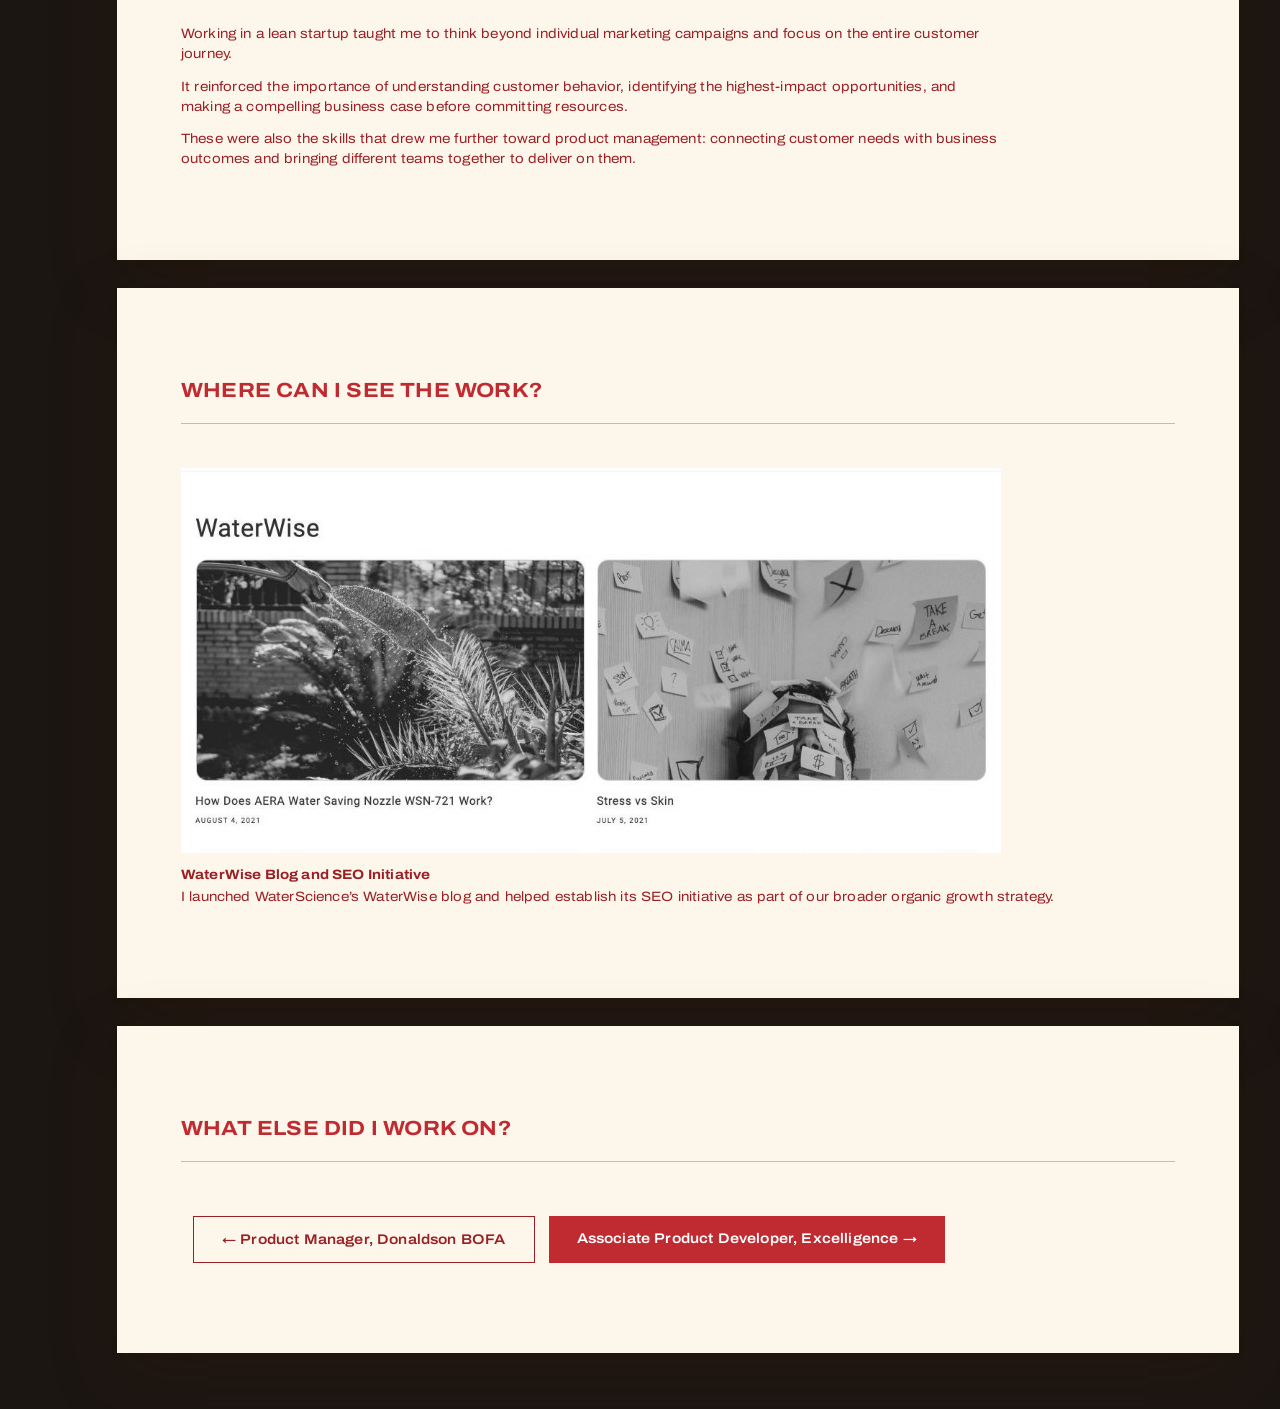
<file: work/waterscience.html>
<!DOCTYPE html>
<html lang="en">
<head>
<meta charset="UTF-8">
<meta name="viewport" content="width=device-width, initial-scale=1.0">
<title>Marketing Manager, WaterScience — Shravya Nahar</title>
<link rel="preconnect" href="https://fonts.googleapis.com">
<link rel="preconnect" href="https://fonts.gstatic.com" crossorigin>
<link href="https://fonts.googleapis.com/css2?family=Archivo:wdth,wght@100..125,300..700&family=Mrs+Saint+Delafield&display=swap" rel="stylesheet">
<link rel="stylesheet" href="../css/style.css?v=1793693588">
</head>
<body class="case">
<svg width="0" height="0" style="position:absolute" aria-hidden="true" focusable="false">
  <defs>
    <symbol id="i-trend" viewBox="0 0 24 24"><polyline points="22 7 13.5 15.5 8.5 10.5 2 17"/><polyline points="16 7 22 7 22 13"/></symbol>
    <symbol id="i-route" viewBox="0 0 24 24"><circle cx="6" cy="19" r="3"/><path d="M9 19h8.5a3.5 3.5 0 0 0 0-7h-11a3.5 3.5 0 0 1 0-7H15"/><circle cx="18" cy="5" r="3"/></symbol>
    <symbol id="i-target" viewBox="0 0 24 24"><circle cx="12" cy="12" r="10"/><circle cx="12" cy="12" r="6"/><circle cx="12" cy="12" r="2"/></symbol>
    <symbol id="i-users" viewBox="0 0 24 24"><path d="M16 21v-2a4 4 0 0 0-4-4H6a4 4 0 0 0-4 4v2"/><circle cx="9" cy="7" r="4"/><path d="M22 21v-2a4 4 0 0 0-3-3.87"/><path d="M16 3.13a4 4 0 0 1 0 7.75"/></symbol>
    <symbol id="i-chart" viewBox="0 0 24 24"><line x1="18" y1="20" x2="18" y2="10"/><line x1="12" y1="20" x2="12" y2="4"/><line x1="6" y1="20" x2="6" y2="14"/></symbol>
    <symbol id="i-bulb" viewBox="0 0 24 24"><path d="M9 18h6"/><path d="M10 22h4"/><path d="M12 2a7 7 0 0 0-4 12.7c.6.5 1 1.3 1 2.3h6c0-1 .4-1.8 1-2.3A7 7 0 0 0 12 2z"/></symbol>
    <symbol id="i-box" viewBox="0 0 24 24"><path d="M21 8 12 3 3 8v8l9 5 9-5z"/><path d="M3 8l9 5 9-5"/><path d="M12 13v8"/></symbol>
  </defs>
</svg>
<header class="topnav">
  <nav class="topnav-pill" aria-label="Portfolio"><a href="../index.html#home" data-label="Home" aria-label="Home"><svg viewBox="0 0 24 24" aria-hidden="true"><path d="M3 10.5 12 3l9 7.5V20a1 1 0 0 1-1 1h-5v-6H9v6H4a1 1 0 0 1-1-1z"/></svg></a><a href="../index.html#experience" data-label="Experience" aria-label="Experience"><svg viewBox="0 0 24 24" aria-hidden="true"><rect x="3" y="7" width="18" height="13" rx="2"/><path d="M9 7V5a2 2 0 0 1 2-2h2a2 2 0 0 1 2 2v2"/><path d="M3 13h18"/></svg></a><a href="../index.html#projects" data-label="Projects" aria-label="Projects"><svg viewBox="0 0 24 24" aria-hidden="true"><path d="M10 2v7.31L4 20a1 1 0 0 0 .9 1.5h14.2a1 1 0 0 0 .9-1.5L14 9.31V2"/><path d="M8.5 2h7"/></svg></a><a href="../index.html#contact" data-label="Contact" aria-label="Contact"><svg viewBox="0 0 24 24" aria-hidden="true"><rect x="3" y="5" width="18" height="14" rx="2"/><path d="m3 7 9 6 9-6"/></svg></a></nav>
  <a class="topnav-cta" href="../assets/Shravya_Nahar_Resume.pdf" target="_blank" rel="noopener noreferrer"><span class="dot"><svg viewBox="0 0 24 24" aria-hidden="true"><path d="M14 3H7a2 2 0 0 0-2 2v14a2 2 0 0 0 2 2h10a2 2 0 0 0 2-2V8z"/><path d="M14 3v5h5"/></svg></span>View Resume</a>
</header>
<section class="cs-hero">
  <a class="cs-back" href="../index.html#experience">&larr; Back to experience</a>
  <div class="eyebrow">Experience</div>
  <hr class="rule">
  <h1 class="cs-title">Marketing Manager, WaterScience</h1>
  <p class="cs-meta">Bangalore, India &middot; April 2021 &ndash; March 2022</p>
  
  
  <div class="job-cards" style="--n:3"><div class="jcard"><svg class="jicon" viewBox="0 0 24 24" aria-hidden="true"><use href="#i-chart"/></svg><p class="stat">20%</p><p class="stat-label">increase in conversion rate</p></div><div class="jcard"><svg class="jicon" viewBox="0 0 24 24" aria-hidden="true"><use href="#i-trend"/></svg><p class="stat">2&times;</p><p class="stat-label">return on ad spend</p></div><div class="jcard"><svg class="jicon" viewBox="0 0 24 24" aria-hidden="true"><use href="#i-target"/></svg><p class="stat">15</p><p class="stat-label">campaigns managed</p></div></div>
</section>
<section class="cs-sec"><div class="eyebrow">How do you drive digital growth with a two-person team?</div><hr class="rule"><p class="cs-p">At WaterScience, I worked across digital marketing, customer discovery, and e-commerce growth, using customer insights and performance data to identify opportunities, improve conversion, and build the business case for new investments.</p></section><section class="cs-sec"><div class="eyebrow">What was the situation?</div><hr class="rule"><p class="cs-p">WaterScience was a growing consumer products startup with an ambitious digital growth agenda and a lean team. With the CFO and me handling much of the marketing function, resources were limited, and every investment needed to demonstrate value.</p><p class="cs-p">The challenge was to understand which customers to prioritize, which channels were performing, and where we could improve the digital customer journey to drive more efficient growth.</p></section><section class="cs-sec"><div class="eyebrow">What did I own?</div><hr class="rule"><p class="cs-p">I owned full-funnel discovery and lifecycle optimization across 15 marketing campaigns, from customer research and acquisition through conversion and engagement.</p><p class="cs-p">My responsibilities spanned three key areas:</p><p class="cs-p"><strong>Customer discovery and growth strategy</strong></p><p class="cs-p">Analyzed customer behavior and web analytics to identify high-potential segments, understand conversion opportunities, and inform campaign and feature priorities.</p><p class="cs-p"><strong>Digital product and e-commerce optimization</strong></p><p class="cs-p">Worked on the Shopify website revamp, Amazon storefront, and digital customer experience, partnering with external engineering and creative agencies to support development and adoption.</p><p class="cs-p"><strong>Business cases and investment decisions</strong></p><p class="cs-p">Built data-backed recommendations for new features, customer segments, and marketing initiatives, securing alignment from the CEO and CMO and supporting expanded investment.</p><p class="cs-p">I also launched the WaterWise blog and SEO initiative to strengthen the brand&rsquo;s organic content and discovery strategy.</p></section><section class="cs-sec"><div class="eyebrow">How did I use the data?</div><hr class="rule"><p class="cs-p">Rather than treating each marketing channel independently, I used web analytics and campaign performance to evaluate where customers were entering the funnel, where conversion opportunities existed, and which activities justified additional investment.</p><p class="cs-p">These insights informed campaign optimization, customer targeting, and recommendations for improving the digital shopping experience.</p><p class="cs-p">I also translated the findings into business cases for leadership, connecting customer opportunities with the commercial rationale for investing in them.</p></section><section class="cs-sec"><div class="eyebrow">Did it work?</div><hr class="rule"><p class="cs-p">Across 15 campaigns, our optimization efforts contributed to a 20% improvement in conversion rates and a doubling of return on ad spend.</p><p class="cs-p">Beyond campaign performance, my data-backed business cases helped secure CEO and CMO alignment and additional investment in digital growth opportunities.</p><p class="cs-p">The experience gave me direct exposure to how customer research, analytics, product improvements, and commercial priorities intersect in a resource-constrained business.</p></section><section class="cs-sec"><div class="eyebrow">What did I take away?</div><hr class="rule"><p class="cs-p">Working in a lean startup taught me to think beyond individual marketing campaigns and focus on the entire customer journey.</p><p class="cs-p">It reinforced the importance of understanding customer behavior, identifying the highest-impact opportunities, and making a compelling business case before committing resources.</p><p class="cs-p">These were also the skills that drew me further toward product management: connecting customer needs with business outcomes and bringing different teams together to deliver on them.</p></section><section class="cs-sec"><div class="eyebrow">Where can I see the work?</div><hr class="rule"><a class="job-shot cs-shot" style="--shot-img: url(../images/ws-blog.jpg); aspect-ratio: 1140 / 535; background-size: 100% 100%" href="https://www.waterscience.in/blogs/water-awareness?page=10" target="_blank" rel="noopener noreferrer" aria-label="Open the WaterWise blog (opens in a new tab)"></a><p class="video-cap cs-cap"><strong>WaterWise Blog and SEO Initiative</strong>I launched WaterScience&rsquo;s WaterWise blog and helped establish its SEO initiative as part of our broader organic growth strategy.</p></section>
<section class="cs-next">
  <div class="eyebrow">What else did I work on?</div>
  <hr class="rule">
  <div class="cs-next-links"><a class="btn btn-outline" href="donaldson.html">&larr; Product Manager, Donaldson BOFA</a><a class="btn btn-primary" href="excelligence.html">Associate Product Developer, Excelligence &rarr;</a></div>
</section>
</body>
</html>
</file>
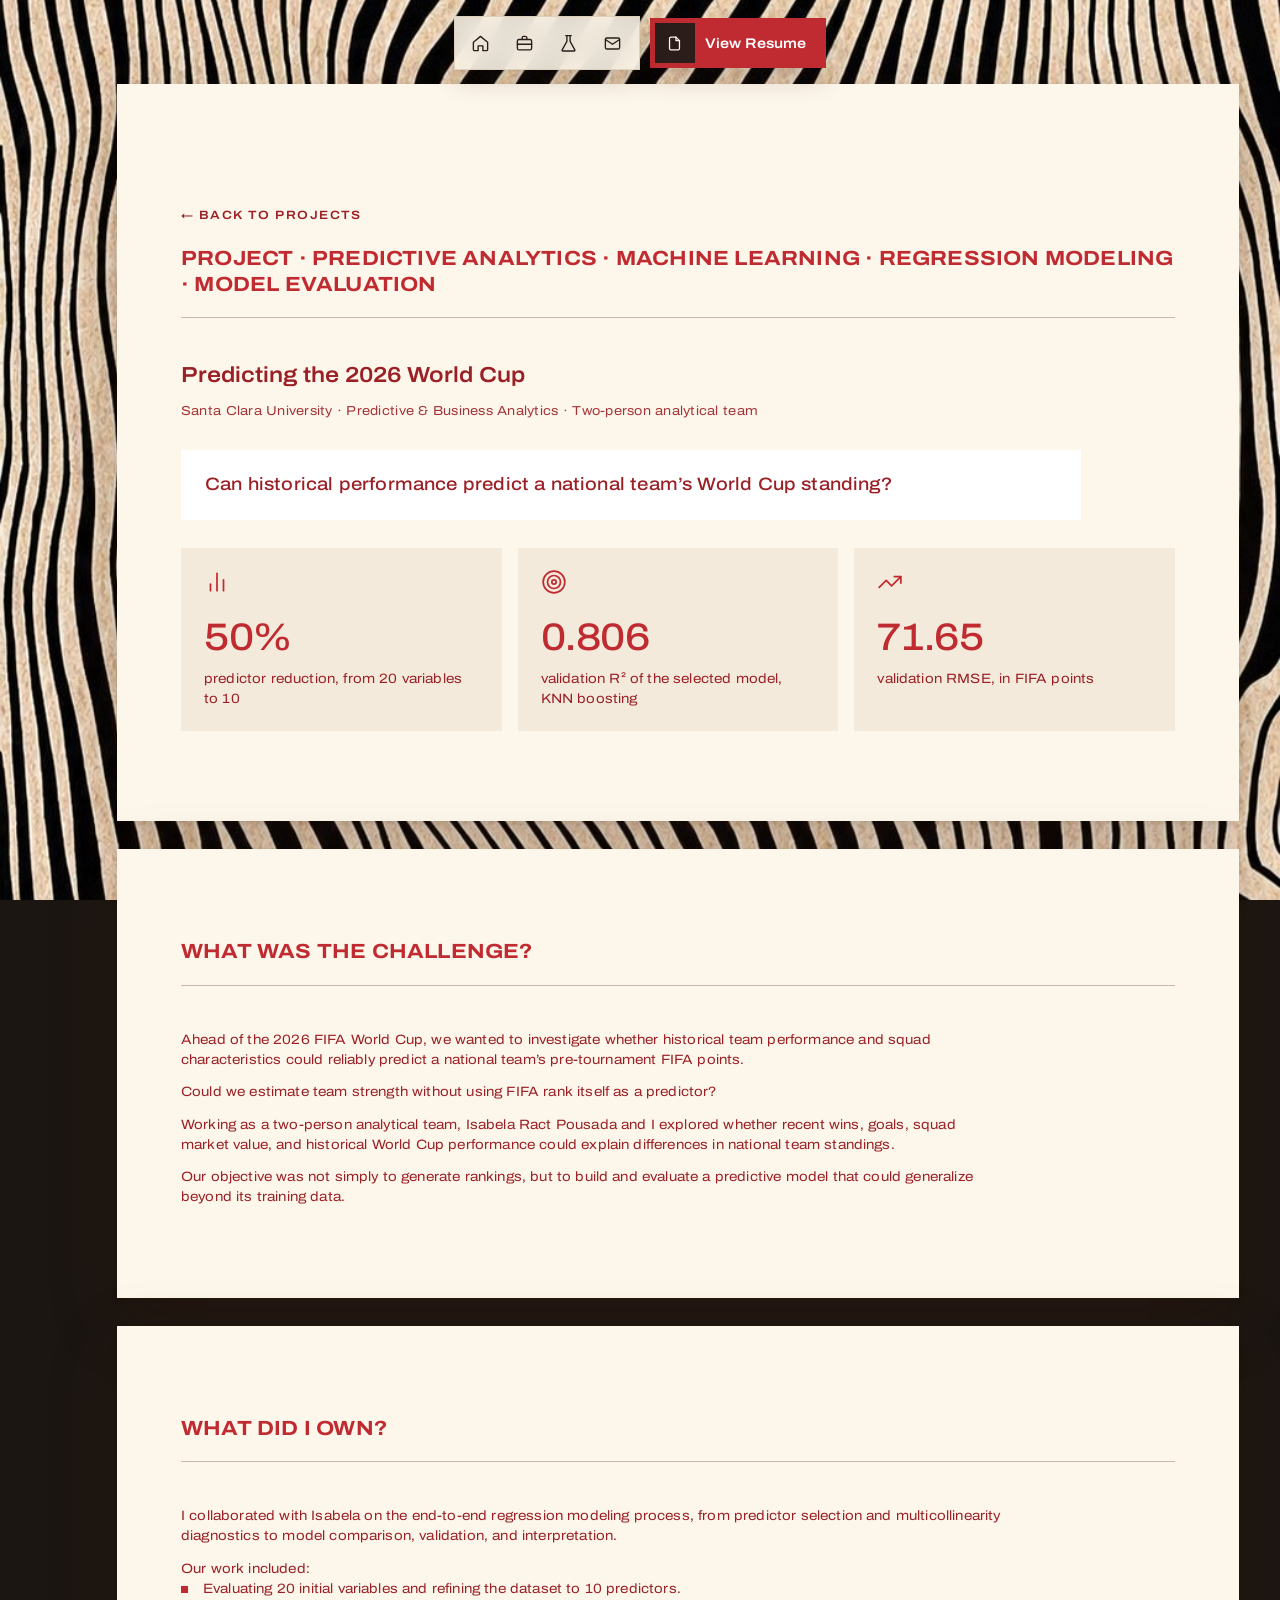
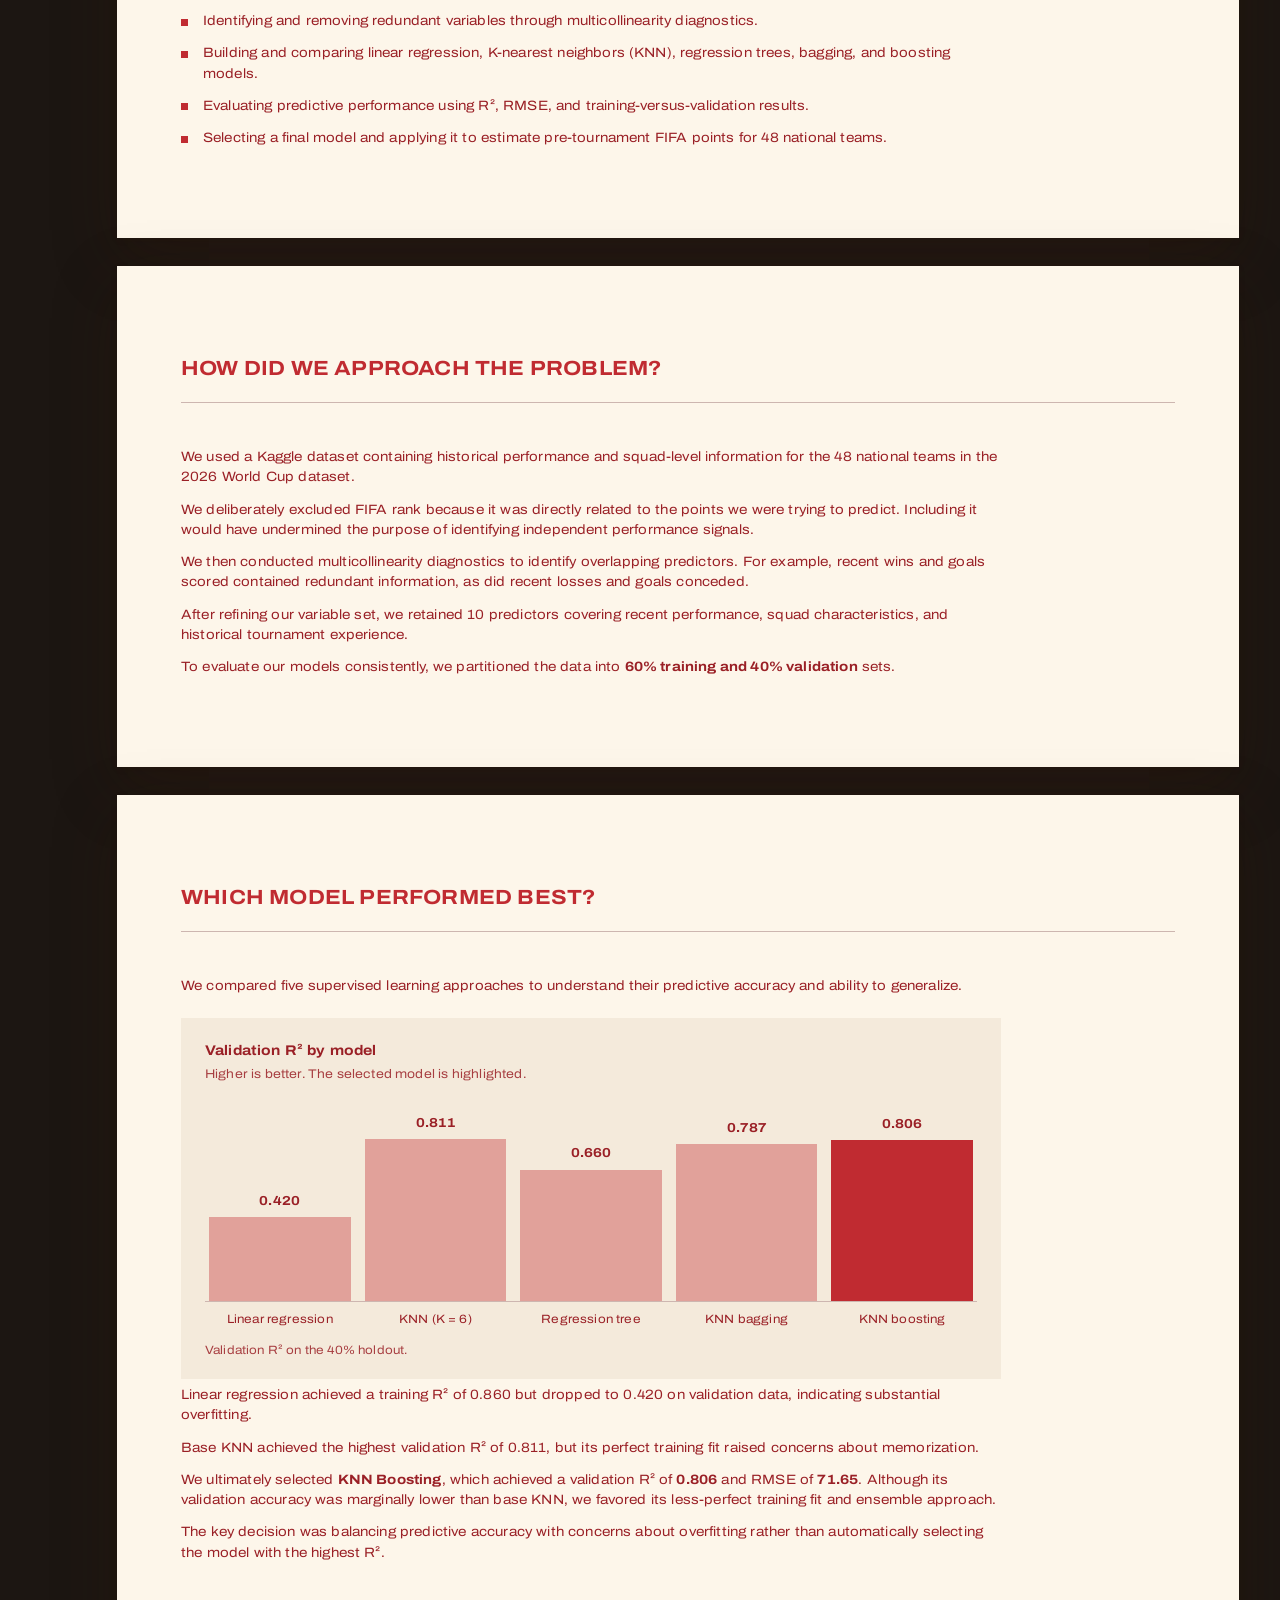
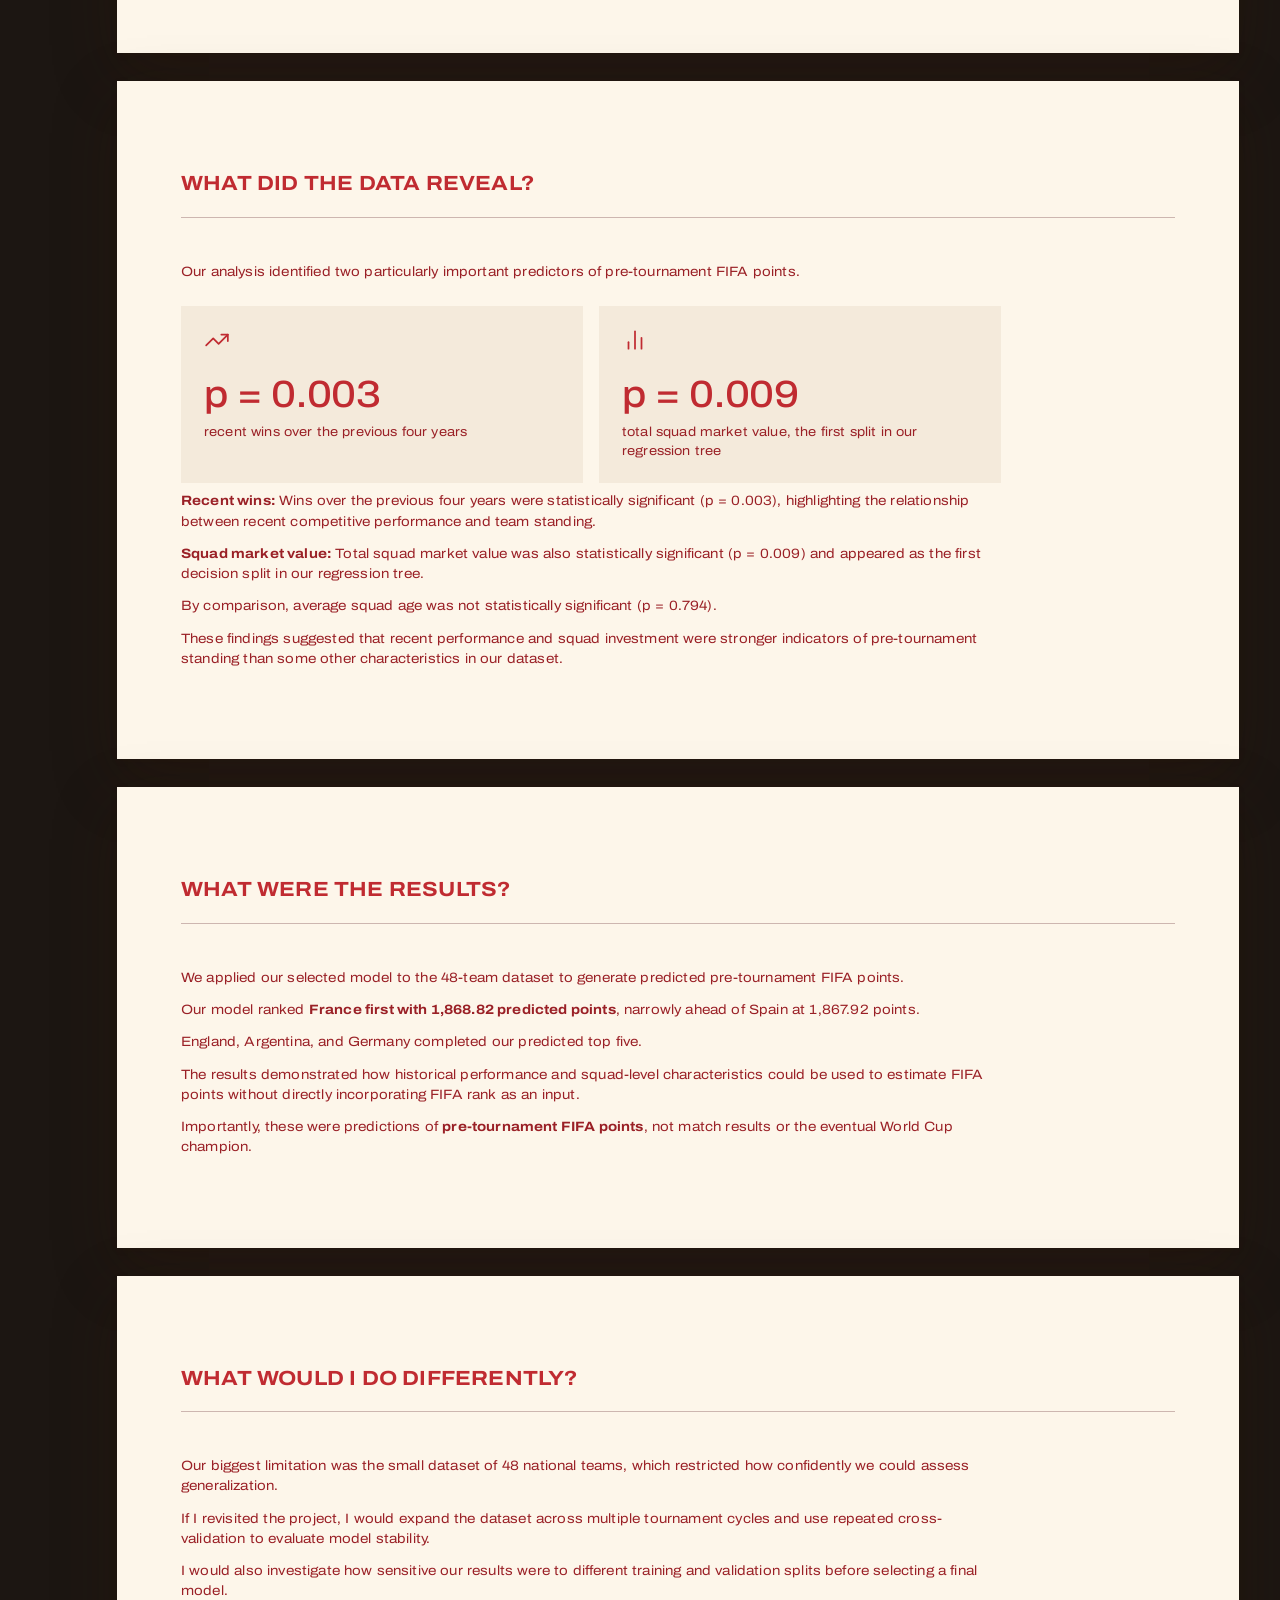
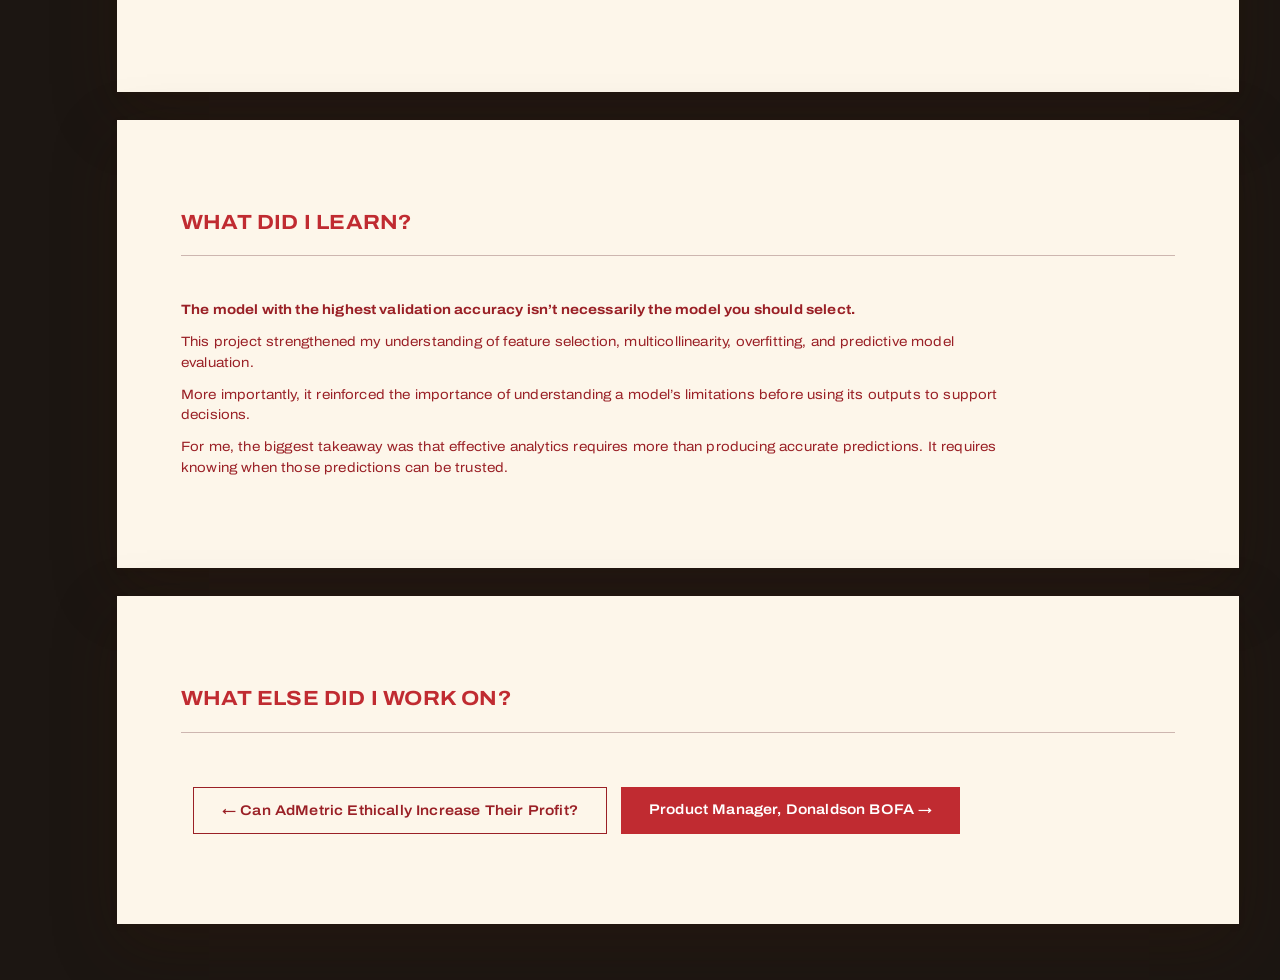
<file: work/world-cup.html>
<!DOCTYPE html>
<html lang="en">
<head>
<meta charset="UTF-8">
<meta name="viewport" content="width=device-width, initial-scale=1.0">
<title>Predicting the 2026 World Cup — Shravya Nahar</title>
<link rel="preconnect" href="https://fonts.googleapis.com">
<link rel="preconnect" href="https://fonts.gstatic.com" crossorigin>
<link href="https://fonts.googleapis.com/css2?family=Archivo:wdth,wght@100..125,300..700&family=Mrs+Saint+Delafield&display=swap" rel="stylesheet">
<link rel="stylesheet" href="../css/style.css?v=1793693588">
</head>
<body class="case">
<svg width="0" height="0" style="position:absolute" aria-hidden="true" focusable="false">
  <defs>
    <symbol id="i-trend" viewBox="0 0 24 24"><polyline points="22 7 13.5 15.5 8.5 10.5 2 17"/><polyline points="16 7 22 7 22 13"/></symbol>
    <symbol id="i-route" viewBox="0 0 24 24"><circle cx="6" cy="19" r="3"/><path d="M9 19h8.5a3.5 3.5 0 0 0 0-7h-11a3.5 3.5 0 0 1 0-7H15"/><circle cx="18" cy="5" r="3"/></symbol>
    <symbol id="i-target" viewBox="0 0 24 24"><circle cx="12" cy="12" r="10"/><circle cx="12" cy="12" r="6"/><circle cx="12" cy="12" r="2"/></symbol>
    <symbol id="i-users" viewBox="0 0 24 24"><path d="M16 21v-2a4 4 0 0 0-4-4H6a4 4 0 0 0-4 4v2"/><circle cx="9" cy="7" r="4"/><path d="M22 21v-2a4 4 0 0 0-3-3.87"/><path d="M16 3.13a4 4 0 0 1 0 7.75"/></symbol>
    <symbol id="i-chart" viewBox="0 0 24 24"><line x1="18" y1="20" x2="18" y2="10"/><line x1="12" y1="20" x2="12" y2="4"/><line x1="6" y1="20" x2="6" y2="14"/></symbol>
    <symbol id="i-bulb" viewBox="0 0 24 24"><path d="M9 18h6"/><path d="M10 22h4"/><path d="M12 2a7 7 0 0 0-4 12.7c.6.5 1 1.3 1 2.3h6c0-1 .4-1.8 1-2.3A7 7 0 0 0 12 2z"/></symbol>
    <symbol id="i-box" viewBox="0 0 24 24"><path d="M21 8 12 3 3 8v8l9 5 9-5z"/><path d="M3 8l9 5 9-5"/><path d="M12 13v8"/></symbol>
  </defs>
</svg>
<header class="topnav">
  <nav class="topnav-pill" aria-label="Portfolio"><a href="../index.html#home" data-label="Home" aria-label="Home"><svg viewBox="0 0 24 24" aria-hidden="true"><path d="M3 10.5 12 3l9 7.5V20a1 1 0 0 1-1 1h-5v-6H9v6H4a1 1 0 0 1-1-1z"/></svg></a><a href="../index.html#experience" data-label="Experience" aria-label="Experience"><svg viewBox="0 0 24 24" aria-hidden="true"><rect x="3" y="7" width="18" height="13" rx="2"/><path d="M9 7V5a2 2 0 0 1 2-2h2a2 2 0 0 1 2 2v2"/><path d="M3 13h18"/></svg></a><a href="../index.html#projects" data-label="Projects" aria-label="Projects"><svg viewBox="0 0 24 24" aria-hidden="true"><path d="M10 2v7.31L4 20a1 1 0 0 0 .9 1.5h14.2a1 1 0 0 0 .9-1.5L14 9.31V2"/><path d="M8.5 2h7"/></svg></a><a href="../index.html#contact" data-label="Contact" aria-label="Contact"><svg viewBox="0 0 24 24" aria-hidden="true"><rect x="3" y="5" width="18" height="14" rx="2"/><path d="m3 7 9 6 9-6"/></svg></a></nav>
  <a class="topnav-cta" href="../assets/Shravya_Nahar_Resume.pdf" target="_blank" rel="noopener noreferrer"><span class="dot"><svg viewBox="0 0 24 24" aria-hidden="true"><path d="M14 3H7a2 2 0 0 0-2 2v14a2 2 0 0 0 2 2h10a2 2 0 0 0 2-2V8z"/><path d="M14 3v5h5"/></svg></span>View Resume</a>
</header>
<section class="cs-hero">
  <a class="cs-back" href="../index.html#projects">&larr; Back to projects</a>
  <div class="eyebrow">Project &middot; Predictive Analytics &middot; Machine Learning &middot; Regression Modeling &middot; Model Evaluation</div>
  <hr class="rule">
  <h1 class="cs-title">Predicting the 2026 World Cup</h1>
  <p class="cs-meta">Santa Clara University &middot; Predictive &amp; Business Analytics &middot; Two-person analytical team</p>
  
  <div class="job-claim-box cs-claim"><p class="job-claim">Can historical performance predict a national team&rsquo;s World Cup standing?</p></div>
  <div class="job-cards" style="--n:3"><div class="jcard"><svg class="jicon" viewBox="0 0 24 24" aria-hidden="true"><use href="#i-chart"/></svg><p class="stat">50%</p><p class="stat-label">predictor reduction, from 20 variables to 10</p></div><div class="jcard"><svg class="jicon" viewBox="0 0 24 24" aria-hidden="true"><use href="#i-target"/></svg><p class="stat">0.806</p><p class="stat-label">validation R&sup2; of the selected model, KNN boosting</p></div><div class="jcard"><svg class="jicon" viewBox="0 0 24 24" aria-hidden="true"><use href="#i-trend"/></svg><p class="stat">71.65</p><p class="stat-label">validation RMSE, in FIFA points</p></div></div>
</section>
<section class="cs-sec"><div class="eyebrow">What was the challenge?</div><hr class="rule"><p class="cs-p">Ahead of the 2026 FIFA World Cup, we wanted to investigate whether historical team performance and squad characteristics could reliably predict a national team&rsquo;s pre-tournament FIFA points.</p><p class="cs-p">Could we estimate team strength without using FIFA rank itself as a predictor?</p><p class="cs-p">Working as a two-person analytical team, Isabela Ract Pousada and I explored whether recent wins, goals, squad market value, and historical World Cup performance could explain differences in national team standings.</p><p class="cs-p">Our objective was not simply to generate rankings, but to build and evaluate a predictive model that could generalize beyond its training data.</p></section><section class="cs-sec"><div class="eyebrow">What did I own?</div><hr class="rule"><p class="cs-p">I collaborated with Isabela on the end-to-end regression modeling process, from predictor selection and multicollinearity diagnostics to model comparison, validation, and interpretation.</p><p class="cs-p">Our work included:</p><ul class="cs-list"><li>Evaluating 20 initial variables and refining the dataset to 10 predictors.</li><li>Identifying and removing redundant variables through multicollinearity diagnostics.</li><li>Building and comparing linear regression, K-nearest neighbors (KNN), regression trees, bagging, and boosting models.</li><li>Evaluating predictive performance using R&sup2;, RMSE, and training-versus-validation results.</li><li>Selecting a final model and applying it to estimate pre-tournament FIFA points for 48 national teams.</li></ul></section><section class="cs-sec"><div class="eyebrow">How did we approach the problem?</div><hr class="rule"><p class="cs-p">We used a Kaggle dataset containing historical performance and squad-level information for the 48 national teams in the 2026 World Cup dataset.</p><p class="cs-p">We deliberately excluded FIFA rank because it was directly related to the points we were trying to predict. Including it would have undermined the purpose of identifying independent performance signals.</p><p class="cs-p">We then conducted multicollinearity diagnostics to identify overlapping predictors. For example, recent wins and goals scored contained redundant information, as did recent losses and goals conceded.</p><p class="cs-p">After refining our variable set, we retained 10 predictors covering recent performance, squad characteristics, and historical tournament experience.</p><p class="cs-p">To evaluate our models consistently, we partitioned the data into <strong>60% training and 40% validation</strong> sets.</p></section><section class="cs-sec"><div class="eyebrow">Which model performed best?</div><hr class="rule"><p class="cs-p">We compared five supervised learning approaches to understand their predictive accuracy and ability to generalize.</p><div class="cs-chart"><p class="cs-chart-t">Validation R&sup2; by model</p><p class="cs-chart-s">Higher is better. The selected model is highlighted.</p><div class="cs-bars"><div class="cs-bar"><b>0.420</b><i class=alt style="height:42.0%" role="img" aria-label="Linear regression: 0.420"></i></div><div class="cs-bar"><b>0.811</b><i class=alt style="height:81.1%" role="img" aria-label="KNN (K = 6): 0.811"></i></div><div class="cs-bar"><b>0.660</b><i class=alt style="height:66.0%" role="img" aria-label="Regression tree: 0.660"></i></div><div class="cs-bar"><b>0.787</b><i class=alt style="height:78.7%" role="img" aria-label="KNN bagging: 0.787"></i></div><div class="cs-bar"><b>0.806</b><i style="height:80.6%" role="img" aria-label="KNN boosting: 0.806"></i></div></div><div class="cs-bar-names"><span>Linear regression</span><span>KNN (K = 6)</span><span>Regression tree</span><span>KNN bagging</span><span>KNN boosting</span></div><p class="cs-chart-note">Validation R&sup2; on the 40% holdout.</p></div><p class="cs-p">Linear regression achieved a training R&sup2; of 0.860 but dropped to 0.420 on validation data, indicating substantial overfitting.</p><p class="cs-p">Base KNN achieved the highest validation R&sup2; of 0.811, but its perfect training fit raised concerns about memorization.</p><p class="cs-p">We ultimately selected <strong>KNN Boosting</strong>, which achieved a validation R&sup2; of <strong>0.806</strong> and RMSE of <strong>71.65</strong>. Although its validation accuracy was marginally lower than base KNN, we favored its less-perfect training fit and ensemble approach.</p><p class="cs-p">The key decision was balancing predictive accuracy with concerns about overfitting rather than automatically selecting the model with the highest R&sup2;.</p></section><section class="cs-sec"><div class="eyebrow">What did the data reveal?</div><hr class="rule"><p class="cs-p">Our analysis identified two particularly important predictors of pre-tournament FIFA points.</p><div class="job-cards cs-cards" style="--n:2"><div class="jcard"><svg class="jicon" viewBox="0 0 24 24" aria-hidden="true"><use href="#i-trend"/></svg><p class="stat">p = 0.003</p><p class="stat-label">recent wins over the previous four years</p></div><div class="jcard"><svg class="jicon" viewBox="0 0 24 24" aria-hidden="true"><use href="#i-chart"/></svg><p class="stat">p = 0.009</p><p class="stat-label">total squad market value, the first split in our regression tree</p></div></div><p class="cs-p"><strong>Recent wins:</strong> Wins over the previous four years were statistically significant (p = 0.003), highlighting the relationship between recent competitive performance and team standing.</p><p class="cs-p"><strong>Squad market value:</strong> Total squad market value was also statistically significant (p = 0.009) and appeared as the first decision split in our regression tree.</p><p class="cs-p">By comparison, average squad age was not statistically significant (p = 0.794).</p><p class="cs-p">These findings suggested that recent performance and squad investment were stronger indicators of pre-tournament standing than some other characteristics in our dataset.</p></section><section class="cs-sec"><div class="eyebrow">What were the results?</div><hr class="rule"><p class="cs-p">We applied our selected model to the 48-team dataset to generate predicted pre-tournament FIFA points.</p><p class="cs-p">Our model ranked <strong>France first with 1,868.82 predicted points</strong>, narrowly ahead of Spain at 1,867.92 points.</p><p class="cs-p">England, Argentina, and Germany completed our predicted top five.</p><p class="cs-p">The results demonstrated how historical performance and squad-level characteristics could be used to estimate FIFA points without directly incorporating FIFA rank as an input.</p><p class="cs-p">Importantly, these were predictions of <strong>pre-tournament FIFA points</strong>, not match results or the eventual World Cup champion.</p></section><section class="cs-sec"><div class="eyebrow">What would I do differently?</div><hr class="rule"><p class="cs-p">Our biggest limitation was the small dataset of 48 national teams, which restricted how confidently we could assess generalization.</p><p class="cs-p">If I revisited the project, I would expand the dataset across multiple tournament cycles and use repeated cross-validation to evaluate model stability.</p><p class="cs-p">I would also investigate how sensitive our results were to different training and validation splits before selecting a final model.</p></section><section class="cs-sec"><div class="eyebrow">What did I learn?</div><hr class="rule"><p class="cs-p"><strong>The model with the highest validation accuracy isn&rsquo;t necessarily the model you should select.</strong></p><p class="cs-p">This project strengthened my understanding of feature selection, multicollinearity, overfitting, and predictive model evaluation.</p><p class="cs-p">More importantly, it reinforced the importance of understanding a model&rsquo;s limitations before using its outputs to support decisions.</p><p class="cs-p">For me, the biggest takeaway was that effective analytics requires more than producing accurate predictions. It requires knowing when those predictions can be trusted.</p></section>
<section class="cs-next">
  <div class="eyebrow">What else did I work on?</div>
  <hr class="rule">
  <div class="cs-next-links"><a class="btn btn-outline" href="admetric.html">&larr; Can AdMetric Ethically Increase Their Profit?</a><a class="btn btn-primary" href="donaldson.html">Product Manager, Donaldson BOFA &rarr;</a></div>
</section>
</body>
</html>
</file>
<file: css/style.css>
/* ============================================================
   Shravya Nahar — portfolio
   Aesthetic: warm paper sheets floating on a sepia backdrop,
   crimson accent, uppercase corner labels, one signature script.
   ============================================================ */
:root {
  --cream: #fdf6ea;
  --paper-2: #f4eadb;
  --red: #c02b31;
  --red-deep: #9a2026;
  --ink: #2b1d1a;
  --muted: #6e6055;
  --line: #ddd0bd;
  --sepia: #8a6a45;
  --strip: #2c231e;
  --sans: "Archivo", "Helvetica Neue", Arial, sans-serif;
  --script: "Mrs Saint Delafield", "Segoe Script", "Snell Roundhand", "Brush Script MT", cursive;
  --gutter: clamp(12px, 3.2vw, 48px);
  --rail-gutter: 0px;
}
@media (min-width: 1280px) { :root { --rail-gutter: 76px; } }

* { box-sizing: border-box; }
html { scroll-behavior: smooth; }
body {
  margin: 0;
  color: var(--ink);
  font-family: var(--sans);
  background-color: #1c1612;
  background-image: url('../images/backdrop-stripes.jpg');
  background-size: cover;
  background-position: center;
  background-attachment: fixed;
  padding-top: 84px;
  padding-bottom: 28px;
}

/* every top-level section is a sheet of paper */
body > section {
  position: relative;
  background: var(--cream);
  margin: 0 var(--gutter) 28px calc(var(--gutter) + var(--rail-gutter));
  padding: 90px 64px;
  overflow: hidden;
  box-shadow: 0 22px 60px rgba(50,24,8,0.28), 0 2px 6px rgba(50,24,8,0.12);
  scroll-margin-top: 84px;
}
h1, h2, h3, h4 { font-family: var(--sans); font-weight: 500; letter-spacing: -0.015em; }
.rule { border: none; border-top: 1px solid var(--line); margin: 0 0 36px; }
.eyebrow { font-weight: 600; font-size: 12px; letter-spacing: 0.16em; text-transform: uppercase; color: var(--red); margin-bottom: 10px; }

/* ---------- HERO ---------- */
.hero { min-height: calc(100vh - 112px); padding: 0; display: flex; flex-direction: column; align-items: center; justify-content: center; }
.corner { position: absolute; z-index: 3; font-size: 12px; font-weight: 700; letter-spacing: 0.14em; text-transform: uppercase; color: var(--red); text-decoration: none; }
.corner.tl { top: 26px; left: 30px; }
.corner.tr { top: 26px; right: 30px; }
.corner.bl { bottom: 26px; left: 30px; }
.corner.br { bottom: 26px; right: 30px; }
a.corner:hover { text-decoration: underline; }
.hero-stage { position: relative; display: flex; justify-content: center; align-items: flex-end; width: 100%; padding: 70px 0 0; }
.hero-photo { position: relative; margin: 0; width: clamp(200px, 22vw, 300px); aspect-ratio: 3 / 4.1; }
.hero-photo img { width: 100%; height: 100%; object-fit: cover; display: block; object-position: 50% 30%; }
.hero-photo figcaption { position: absolute; left: calc(100% + 14px); bottom: 0; writing-mode: vertical-rl; transform: rotate(180deg); font-style: italic; font-weight: 600; font-size: 12px; letter-spacing: 0.16em; text-transform: uppercase; color: var(--red); white-space: nowrap; }
.signature {
  position: absolute; left: 50%; bottom: -0.32em; transform: translateX(-50%) rotate(-5deg);
  margin: 0; font-family: var(--script); font-weight: 400; color: var(--red);
  font-size: clamp(60px, 11.5vw, 190px); line-height: 0.9; letter-spacing: 0; white-space: nowrap; pointer-events: none;
}
.hero-copy { position: relative; z-index: 2; text-align: center; padding: 34px 24px 84px; max-width: 760px; }
.hero-copy p { margin: 0; }
.hero-line { font-size: clamp(17px, 1.7vw, 22px); line-height: 1.45; color: var(--ink); }
.hero-line em { font-style: italic; color: var(--red); }
.hero-sub { margin-top: 10px !important; font-size: 13px; font-weight: 600; letter-spacing: 0.14em; text-transform: uppercase; color: var(--muted); }

/* ---------- ABOUT ---------- */
.about { text-align: center; background: var(--red); color: var(--cream); }
.about .eyebrow { color: var(--cream); opacity: 0.85; }
.about .rule { border-top-color: rgba(253,246,234,0.3); }
.about p { font-size: 16px; line-height: 1.75; max-width: 760px; margin: 0 auto 20px; }
.about .closer { font-style: italic; font-size: 20px; margin-left: auto; margin-right: auto; }
.about .rule, .about .eyebrow { max-width: 760px; margin-left: auto; margin-right: auto; }

/* ---------- PROJECTS ---------- */
.list { display: flex; flex-direction: column; }
.row { position: relative; display: flex; align-items: center; text-decoration: none; color: inherit; min-height: 15.6vh; flex-shrink: 0; padding: 0 18px; border-bottom: 1px solid var(--line); transition: background 0.28s ease, color 0.28s ease, padding-left 0.28s ease; }
.row:hover { background: var(--red); color: var(--cream); padding-left: 28px; }
.row-main { display: flex; flex-direction: column; justify-content: center; flex-grow: 1; min-width: 0; }
.row-title { font-size: 22px; font-weight: 500; letter-spacing: -0.01em; }
.row-blurb { font-size: 13.5px; line-height: 1.5; max-width: 640px; max-height: 0; opacity: 0; overflow: hidden; margin-top: 0; transition: max-height 0.32s ease, opacity 0.28s ease, margin-top 0.32s ease; }
.row:hover .row-blurb { max-height: 160px; opacity: 0.9; margin-top: 8px; }
.row-tag { flex-shrink: 0; font-size: 11px; font-weight: 600; letter-spacing: 0.12em; text-transform: uppercase; color: var(--sepia); min-width: 90px; text-align: right; margin-left: 18px; }
.row:hover .row-tag { color: var(--cream); opacity: 0.85; }

/* ---------- EDUCATION ---------- */
.education { text-align: center; }
.edu-row { padding: 16px 0; border-bottom: 1px solid var(--line); max-width: 760px; margin: 0 auto; text-align: left; }
.education .eyebrow, .education .rule { max-width: 760px; margin-left: auto; margin-right: auto; }
.edu-row strong { font-weight: 500; font-size: 18px; letter-spacing: -0.01em; }
.edu-years { font-size: 13px; color: var(--sepia); margin-left: 10px; }
.edu-sub { font-size: 13.5px; color: var(--muted); margin-top: 2px; }
.edu-detail { margin-top: 6px; }
.edu-detail + .edu-detail { margin-top: 2px; }

/* ---------- EXPERIENCE ---------- */
.exp-title { font-size: clamp(34px, 4.4vw, 56px); font-weight: 500; margin: 0 0 22px; letter-spacing: -0.03em; }
.filter { display: flex; flex-wrap: wrap; gap: 10px; margin-bottom: 56px; }
.fpill { font: inherit; font-size: 14px; font-weight: 500; cursor: pointer; padding: 11px 22px; border-radius: 100px; border: 1px solid transparent; background: #fff; color: var(--ink); box-shadow: 0 1px 4px rgba(43,29,26,0.14); transition: background 0.25s ease, color 0.25s ease, transform 0.2s ease; }
.fpill:hover { transform: translateY(-1px); }
.fpill[aria-pressed="true"] { background: var(--ink); color: var(--cream); }
.fpill:focus-visible { outline: 2px solid var(--red); outline-offset: 2px; }
.job { margin-bottom: 80px; }
.job:last-child { margin-bottom: 0; }
.job[hidden] { display: none; }
.job-head { font-size: clamp(22px, 2.6vw, 34px); line-height: 1.2; font-weight: 500; margin: 0 0 12px; max-width: 900px; }
.job-tags { display: flex; flex-wrap: wrap; gap: 6px 12px; margin: 0 0 28px; font-size: 13px; color: var(--muted); }
.job-top { display: grid; grid-template-columns: 1.25fr 1fr; gap: 20px; margin-bottom: 20px; }
.job-visual { position: relative; min-height: 400px; border-radius: 28px; overflow: hidden; color: var(--cream); background: var(--job-img, none), linear-gradient(150deg, #c02b31 0%, #6b1f1a 55%, #2b1d1a 100%); background-size: cover; background-position: center; display: flex; flex-direction: column; justify-content: flex-end; gap: 18px; padding: 24px; }
.job-visual::before { content: ""; position: absolute; inset: 0; background: linear-gradient(to top, rgba(20,12,10,0.7) 0%, rgba(20,12,10,0) 60%); }
.job-prompt { position: relative; display: flex; gap: 10px; align-items: center; }
.job-prompt-box { flex: 1; min-width: 0; background: rgba(253,246,234,0.94); color: var(--ink); border-radius: 14px; padding: 14px 16px; font-size: 14px; min-height: 48px; display: flex; align-items: center; white-space: nowrap; overflow: hidden; }
.job-prompt-text { overflow: hidden; text-overflow: clip; }
.job-prompt-caret { display: inline-block; width: 1.5px; height: 1.1em; background: var(--red); margin-left: 2px; animation: blink 1s steps(1) infinite; flex-shrink: 0; }
.job-prompt-go { flex-shrink: 0; width: 48px; height: 48px; border-radius: 14px; background: rgba(253,246,234,0.94); display: grid; place-items: center; }
.job-prompt-go svg { width: 20px; height: 20px; fill: none; stroke: var(--ink); stroke-width: 2; stroke-linecap: round; animation: spin 1.6s linear infinite; }
@keyframes blink { 50% { opacity: 0; } }
@keyframes spin { to { transform: rotate(360deg); } }
.job-visual-text { position: relative; width: 100%; padding: 8px 8px 4px; }
.job-visual h3 { font-size: clamp(24px, 2.6vw, 34px); font-weight: 500; margin: 0 0 12px; }
.job-visual-foot { display: flex; justify-content: space-between; gap: 16px; flex-wrap: wrap; font-size: 14px; opacity: 0.92; }
.job-summary { background: var(--paper-2); border-radius: 28px; padding: 24px; display: flex; flex-direction: column; justify-content: space-between; gap: 24px; }
.job-claim-box { background: #fff; border-radius: 20px; padding: 28px; flex: 1; display: flex; align-items: center; }
.job-claim { font-size: clamp(18px, 1.7vw, 22px); line-height: 1.45; margin: 0; font-weight: 500; letter-spacing: -0.01em; }
.job-detail { padding: 0 6px 4px; }
.job-role { font-size: 14px; color: var(--muted); margin: 0 0 8px; }
.job-desc { font-size: 15px; line-height: 1.6; margin: 0 0 18px; }
.job-link { display: inline-flex; align-items: center; gap: 12px; text-decoration: none; background: #fff; color: var(--ink); font-weight: 500; font-size: 15px; padding: 8px 22px 8px 8px; border-radius: 100px; box-shadow: 0 1px 4px rgba(43,29,26,0.16); transition: transform 0.2s ease; }
.job-link:hover { transform: translateY(-2px); }
.job-link .dot { width: 36px; height: 36px; border-radius: 50%; background: var(--ink); display: grid; place-items: center; }
.job-link .dot svg { width: 16px; height: 16px; stroke: var(--cream); fill: none; stroke-width: 2; stroke-linecap: round; stroke-linejoin: round; }
.job-cards { display: grid; grid-template-columns: repeat(var(--n, 4), minmax(0, 1fr)); gap: 20px; }
.jcard { background: var(--paper-2); color: var(--ink); border-radius: 24px; padding: 26px 26px 28px; display: flex; flex-direction: column; gap: 12px; border: 1px solid transparent; transition: transform 0.3s ease, border-color 0.3s ease, background 0.3s ease; }
.jcard:hover { transform: translateY(-4px); border-color: var(--red); background: #fff; }
.jicon { width: 26px; height: 26px; fill: none; stroke: var(--red); stroke-width: 1.6; stroke-linecap: round; stroke-linejoin: round; margin-bottom: 18px; }
.jcard h4 { font-size: 18px; margin: 0; color: var(--red); font-weight: 600; }
.jcard ul { list-style: none; margin: 0; padding: 0; display: flex; flex-direction: column; gap: 10px; }
.jcard li { font-size: 14px; line-height: 1.6; padding-left: 14px; position: relative; }
.jcard li::before { content: ""; position: absolute; left: 0; top: 0.7em; width: 5px; height: 5px; border-radius: 50%; background: var(--sepia); }

/* ---------- SKILLS ---------- */
.skills-grid { display: grid; grid-template-columns: repeat(3, 1fr); gap: 40px; }
.skill-col h3 { font-weight: 500; font-size: 20px; margin: 0 0 16px; }
.pill-row { display: flex; flex-wrap: wrap; gap: 10px; }
.pill { border: 1px solid var(--line); border-radius: 100px; padding: 7px 14px; font-size: 13px; color: var(--muted); background: #fff; }

/* ---------- BEYOND ---------- */
.beyond blockquote { margin: 0 0 24px; padding-left: 18px; border-left: 2px solid var(--red); font-size: 16px; line-height: 1.7; max-width: 760px; font-style: normal; }
.tag-pill { border: 1px solid var(--red); color: var(--red); border-radius: 100px; padding: 7px 14px; font-size: 13px; margin-right: 10px; display: inline-block; margin-bottom: 8px; }

/* ---------- LENS ---------- */
.lens-sub { font-size: 15px; color: var(--muted); margin: -18px 0 30px; max-width: 640px; }
.filmstrip-outer { position: relative; border-top: 1px solid #000; border-bottom: 1px solid #000; margin: 0 -64px; width: calc(100% + 128px); }
.sprockets-row { display: flex; justify-content: flex-start; background: var(--strip); overflow: hidden; }
.sprocket { width: 16px; height: 11px; background: #fefefe; border-radius: 5px; flex-shrink: 0; margin: 4px 8px; opacity: 0.95; }
.sprockets-row .sprocket:first-child { margin-left: 4px; }
.filmstrip-scroll { display: flex; overflow-x: auto; overflow-y: hidden; scroll-snap-type: x proximity; background: var(--strip); padding: 10px 24px; cursor: grab; scrollbar-width: thin; scrollbar-color: var(--cream) var(--strip); user-select: none; }
.filmstrip-scroll.dragging { cursor: grabbing; scroll-snap-type: none; }
.filmstrip-scroll::-webkit-scrollbar { height: 8px; }
.filmstrip-scroll::-webkit-scrollbar-track { background: var(--strip); }
.filmstrip-scroll::-webkit-scrollbar-thumb { background: var(--cream); border-radius: 4px; }
.frame { flex-shrink: 0; width: 220px; margin: 0 6px; padding: 10px 10px 12px; background: #241c17; border: 4px solid #2c231e; outline: 1px solid #4a3d33; scroll-snap-align: center; display: flex; flex-direction: column; gap: 8px; }
.photo { width: 100%; height: 200px; background-size: cover; background-position: center; filter: sepia(0.35) contrast(1.05) brightness(0.96); border: 1px solid #000; position: relative; cursor: pointer; transition: filter 0.35s ease, transform 0.35s ease; }
.photo:hover { filter: sepia(0) contrast(1.05) brightness(1.02); transform: scale(1.035); }
.photo::after { content: ""; position: absolute; inset: 0; box-shadow: inset 0 0 30px rgba(0,0,0,0.55); pointer-events: none; transition: box-shadow 0.35s ease; }
.photo:hover::after { box-shadow: inset 0 0 10px rgba(0,0,0,0.25); }
.caption { display: flex; flex-direction: column; gap: 2px; padding: 2px 2px 0; }
.place { font-weight: 600; font-size: 11px; letter-spacing: 0.06em; color: var(--cream); text-transform: uppercase; }
.note { font-style: italic; font-size: 12px; color: #b9ae9c; }
.lightbox { position: fixed; inset: 0; background: rgba(20,17,13,0.92); display: flex; align-items: center; justify-content: center; opacity: 0; visibility: hidden; transition: opacity 0.3s ease; z-index: 999; cursor: zoom-out; }
.lightbox.open { opacity: 1; visibility: visible; }
.lightbox img { max-width: 88vw; max-height: 88vh; box-shadow: 0 20px 60px rgba(0,0,0,0.6); border: 3px solid var(--cream); }

/* ---------- CONTACT ---------- */
.contact { text-align: center; padding-bottom: 110px; }
.contact h2 { font-size: 34px; margin: 0 0 20px; color: var(--red); }
.contact a { color: var(--ink); }
.btn { display: inline-block; margin-top: 10px; padding: 12px 28px; border-radius: 100px; text-decoration: none; font-size: 14px; font-weight: 600; }
.btn-primary { background: var(--red); color: #fff !important; }
.btn-outline { border: 1.5px solid var(--ink); color: var(--ink) !important; margin-left: 12px; }
.photo-credit { display: block; text-align: center; padding: 6px 0 10px; font-size: 11px; letter-spacing: 0.04em; color: var(--cream); opacity: 0.8; text-decoration: none; text-shadow: 0 1px 6px rgba(20,12,10,0.5); }
.photo-credit:hover { opacity: 1; text-decoration: underline; }

/* ---------- NAVIGATION ---------- */
.topnav { position: fixed; top: 16px; left: 0; right: 0; z-index: 100; display: flex; justify-content: center; align-items: center; gap: 10px; padding: 0 12px; pointer-events: none; }
.topnav > * { pointer-events: auto; }
.topnav-pill { display: flex; gap: 2px; padding: 5px; border-radius: 100px; background: rgba(253,246,234,0.88); -webkit-backdrop-filter: blur(14px); backdrop-filter: blur(14px); border: 1px solid rgba(221,208,189,0.95); box-shadow: 0 8px 28px rgba(50,24,8,0.2); max-width: calc(100vw - 150px); overflow-x: auto; scrollbar-width: none; }
.topnav-pill::-webkit-scrollbar { display: none; }
.topnav-pill a { position: relative; flex-shrink: 0; width: 42px; height: 42px; border-radius: 50%; display: grid; place-items: center; color: var(--ink); transition: background 0.25s ease, color 0.25s ease; }
.topnav-pill a svg { width: 19px; height: 19px; fill: none; stroke: currentColor; stroke-width: 1.7; stroke-linecap: round; stroke-linejoin: round; }
.topnav-pill a:hover { background: rgba(192,43,49,0.1); }
.topnav-pill a.active { background: var(--ink); color: var(--cream); }
.topnav-pill a::after { content: attr(data-label); position: absolute; top: calc(100% + 12px); left: 50%; transform: translateX(-50%) translateY(-4px); background: var(--ink); color: var(--cream); font-size: 11px; font-weight: 600; letter-spacing: 0.04em; padding: 5px 10px; border-radius: 100px; white-space: nowrap; opacity: 0; pointer-events: none; transition: opacity 0.2s ease, transform 0.2s ease; }
.topnav-pill a:hover::after, .topnav-pill a:focus-visible::after { opacity: 1; transform: translateX(-50%) translateY(0); }
.topnav-cta { display: flex; align-items: center; gap: 10px; text-decoration: none; background: var(--red); color: #fff; font-size: 14px; font-weight: 600; padding: 5px 20px 5px 5px; border-radius: 100px; box-shadow: 0 8px 28px rgba(50,24,8,0.22); white-space: nowrap; transition: background 0.2s ease; }
.topnav-cta:hover { background: var(--red-deep); }
.topnav-cta .dot { width: 40px; height: 40px; border-radius: 50%; background: var(--ink); display: grid; place-items: center; }
.topnav-cta .dot svg { width: 17px; height: 17px; stroke: var(--cream); fill: none; stroke-width: 1.8; stroke-linecap: round; stroke-linejoin: round; }
.topnav a:focus-visible, .rail a:focus-visible { outline: 2px solid var(--red); outline-offset: 2px; }

.rail { position: fixed; left: 18px; top: 50%; transform: translateY(-50%); z-index: 90; display: none; flex-direction: column; gap: 2px; padding: 12px 10px; border-radius: 22px; background: rgba(253,246,234,0.86); -webkit-backdrop-filter: blur(12px); backdrop-filter: blur(12px); border: 1px solid rgba(221,208,189,0.95); box-shadow: 0 8px 28px rgba(50,24,8,0.18); }
@media (min-width: 1280px) { .rail { display: flex; } }
.rail a { position: relative; display: flex; align-items: center; height: 18px; width: 40px; text-decoration: none; }
.rail a::before { content: ""; display: block; height: 2px; width: 14px; border-radius: 2px; background: var(--ink); opacity: 0.35; transition: width 0.3s ease, opacity 0.3s ease, background 0.3s ease; }
.rail a:hover::before { opacity: 0.7; width: 22px; }
.rail a.active::before { width: 38px; opacity: 1; background: var(--red); }
.rail-label { position: absolute; left: calc(100% + 14px); top: 50%; transform: translateY(-50%) translateX(-6px); background: var(--ink); color: var(--cream); font-size: 12px; font-weight: 600; padding: 6px 14px; border-radius: 100px; white-space: nowrap; opacity: 0; pointer-events: none; transition: opacity 0.25s ease, transform 0.25s ease; }
.rail a.active .rail-label { opacity: 1; transform: translateY(-50%) translateX(0); }

/* ================= RESPONSIVE ================= */
@media (max-width: 900px) {
  body > section { padding: 64px 24px; }
  .hero { padding: 0; }
  .corner.tl, .corner.bl { left: 18px; } .corner.tr, .corner.br { right: 18px; }
  .corner { font-size: 10px; }
  .skills-grid { grid-template-columns: 1fr; gap: 28px; }
  .filmstrip-outer { margin: 0 -24px; width: calc(100% + 48px); }
  .row { flex-wrap: wrap; height: auto; min-height: 90px; padding: 18px; }
  .row-tag { margin-left: 0; margin-top: 4px; text-align: left; }
  .job-top { grid-template-columns: 1fr; }
  .job-visual { min-height: 320px; }
  .job-cards { grid-template-columns: repeat(2, minmax(0, 1fr)); }
}
@media (max-width: 560px) {
  .topnav-cta span.t { display: none; }
  .topnav-cta { padding: 5px; }
  .topnav-pill { max-width: calc(100vw - 90px); }
  .job-cards { grid-template-columns: 1fr; }
  .job-summary, .job-visual { padding: 16px; }
  .job-claim-box { padding: 20px; }
  .btn-outline { margin-left: 0; margin-top: 10px; display: block; width: fit-content; margin-left: auto; margin-right: auto; }
  .contact .btn { display: block; margin-left: auto; margin-right: auto; width: fit-content; }
  .hero-photo figcaption { display: none; }
}
@media (prefers-reduced-motion: reduce) {
  html { scroll-behavior: auto; }
  .job-prompt-caret, .job-prompt-go svg { animation: none; }
  .rail a::before, .rail-label, .topnav-pill a, .jcard, .fpill { transition: none; }
}


/* ============================================================
   TYPE SYSTEM: wide grotesk, deep red on cream, small body copy,
   section label at left, the question at right, thin divider.
   ============================================================ */
:root { --text: #9a2026; --divider: #cdb6b0; }
body { color: var(--text); font-stretch: 112%; font-size: 14px; line-height: 1.5; letter-spacing: 0.012em; font-weight: 400; }
body > section { color: var(--text); }
h1, h2, h3, h4 { font-stretch: 112%; font-weight: 500; letter-spacing: 0; }
.rule { border-top: 1px solid var(--divider); margin: 0 0 56px; }
.eyebrow {
  display: grid; grid-template-columns: minmax(130px, 24%) 1fr; align-items: start; column-gap: 32px;
  font-size: clamp(20px, 2.1vw, 28px); font-weight: 400; letter-spacing: 0; text-transform: none; line-height: 1.25;
  color: var(--red); margin: 0 0 56px;
}
.eyebrow::before { content: var(--lbl, ""); font-size: clamp(16px, 1.6vw, 22px); font-weight: 700; letter-spacing: 0.01em; text-transform: uppercase; line-height: 1.25; }
.about { --lbl: "About"; } .experience { --lbl: "Work"; } .projects { --lbl: "Projects"; }
.education { --lbl: "Education"; } .skills { --lbl: "Skills"; } .beyond { --lbl: "Beyond"; }
.lens { --lbl: "Photography"; } .contact { --lbl: "Contact"; }
.eyebrow { margin-bottom: 20px; }
.eyebrow + .rule { margin-top: 0; margin-bottom: 44px; }
.about .eyebrow { color: var(--cream); }
.about { color: var(--cream); }
.about .rule { border-top-color: rgba(253,246,234,0.45); }

/* body copy: small, left-aligned, set in columns */
.about { text-align: left; }
.about { display: grid; grid-template-columns: repeat(3, 1fr); column-gap: 56px; row-gap: 10px; }
.about .eyebrow, .about .rule, .about .closer { grid-column: 1 / -1; }
.about p { font-size: 13.5px; line-height: 1.45; max-width: none; margin: 0 0 14px; text-align: left; }
.about strong { font-weight: 700; }
.about .closer { font-style: normal; font-size: 13.5px; margin: 28px 0 0; }
.job-desc, .jcard li, .row-blurb, .edu-sub, .beyond blockquote { font-size: 13.5px; line-height: 1.5; }
.beyond blockquote { max-width: 620px; }
.job-role, .job-tags, .lens-sub { font-size: 13px; }
.row-title { font-weight: 500; font-size: 20px; letter-spacing: 0; }
.exp-title { font-weight: 500; letter-spacing: -0.01em; }
.job-head { font-weight: 500; letter-spacing: 0; }
.job-visual, .job-visual h3, .job-visual-foot { color: var(--cream); }
.job-prompt-box, .job-link { color: var(--ink); }
.fpill { color: var(--text); font-size: 13.5px; }
.fpill[aria-pressed="true"] { color: #fff; }
.contact h2 { font-weight: 500; }

@media (max-width: 900px) {
  .about { grid-template-columns: 1fr; }
}
.about .rule, .about .eyebrow { max-width: none; margin-left: 0; margin-right: 0; }
.about .eyebrow { margin-bottom: 0; opacity: 1; }
.about .rule { margin-bottom: 40px; }
.education .eyebrow, .education .rule, .edu-row { max-width: none; margin-left: 0; margin-right: 0; }
.education .eyebrow { margin-bottom: 20px; }
.education .rule { margin-bottom: 36px; }
.edu-row strong { font-weight: 500; }
.education { text-align: left; }
.contact { text-align: left; }
.contact .eyebrow, .contact .rule { max-width: none; margin-left: 0; margin-right: 0; }
.contact a { color: var(--text); }
.btn-outline { border-color: var(--text); color: var(--text) !important; }


/* header order: LABEL / rule / question / content */
.sec-label { font-size: clamp(16px, 1.6vw, 22px); font-weight: 700; letter-spacing: 0.01em; text-transform: uppercase; line-height: 1.25; color: var(--red); margin: 0 0 20px; }
.sec-label::before { content: var(--lbl, ""); }
.about .sec-label { color: var(--cream); }
body > section .eyebrow {
  display: block; grid-template-columns: none; font-family: var(--sans); font-stretch: 112%;
  font-size: clamp(16px, 1.5vw, 19px); font-weight: 400; letter-spacing: 0.012em; text-transform: none; line-height: 1.35;
  color: var(--red); margin: 0 0 34px; opacity: 1;
}
body > section .eyebrow::before { content: none; }
body > section .rule { margin: 0 0 22px; }
.about .sec-label, .about .rule, .about .eyebrow { grid-column: 1 / -1; max-width: none; margin-left: 0; margin-right: 0; }
.about .sec-label { margin-bottom: 20px; }
.about .rule { margin-bottom: 22px; }
.about .eyebrow { color: var(--cream); margin-bottom: 18px; }


/* the question IS the section title: bold uppercase, as the old labels were */
.sec-label { display: none; }
body > section .eyebrow {
  font-size: clamp(16px, 1.6vw, 22px); font-weight: 700; letter-spacing: 0.01em; text-transform: uppercase;
  line-height: 1.25; color: var(--red); margin: 0 0 20px;
}
.about .eyebrow { color: var(--cream); margin-bottom: 20px; }
body > section .rule { margin: 0 0 36px; }
.about .rule { margin-bottom: 30px; }


/* experience: type scaled to match the rest of the site */
.filter { margin-top: 0; }
.fpill { font-size: 13px; padding: 9px 18px; }
.job-head { font-size: clamp(17px, 1.6vw, 21px); font-weight: 500; line-height: 1.35; letter-spacing: 0.012em; margin: 0 0 22px; color: var(--text); }
.job-visual h3 { font-size: clamp(19px, 1.9vw, 24px); font-weight: 500; letter-spacing: 0.01em; }
.job-visual-foot { font-size: 13px; }
.job-prompt-box { font-size: 13px; }
.job-claim { font-size: clamp(15px, 1.4vw, 18px); line-height: 1.45; font-weight: 500; letter-spacing: 0.01em; color: var(--text); }
.job-role { font-size: 13px; }
.job-desc, .job-link { font-size: 13.5px; }
.jcard h4 { font-size: 15px; font-weight: 600; }

.jcard p { margin: 0; font-size: 13.5px; line-height: 1.55; color: var(--text); letter-spacing: 0.012em; }
.jcard p strong { font-weight: 700; }
.jcard .jicon { margin-bottom: 18px; }
.jcard { gap: 6px; }
.jcard .jicon { margin-bottom: 14px; }
.jcard .stat { font-size: clamp(30px, 3vw, 42px); font-weight: 500; line-height: 1.05; letter-spacing: -0.01em; color: var(--red); margin: 0; }
.jcard .stat-label { font-size: 13.5px; line-height: 1.45; color: var(--text); margin: 4px 0 0; }


/* work slideshow inside the job panel */
.job-slides { position: absolute; inset: 0; }
.slide { position: absolute; inset: 0; margin: 0; background: var(--slide-img) center / cover no-repeat; opacity: 0; transition: opacity 0.6s ease; pointer-events: none; }
.slide.is-on { opacity: 1; pointer-events: auto; }
.slide::after { content: ""; position: absolute; inset: 0; background: linear-gradient(180deg, rgba(20,8,8,0) 45%, rgba(20,8,8,0.78) 100%); }
.slide figcaption { position: absolute; z-index: 2; left: 24px; right: 24px; bottom: 112px; font-size: 13px; line-height: 1.4; color: var(--cream); letter-spacing: 0.012em; }
.slides-ui { position: absolute; z-index: 3; top: 18px; right: 18px; display: flex; align-items: center; gap: 10px; }
.slides-ui[hidden] { display: none; }
.slides-prev, .slides-next { width: 34px; height: 34px; border-radius: 50%; border: none; cursor: pointer; background: rgba(253,246,234,0.92); color: var(--ink); font-size: 20px; line-height: 1; }
.slides-dots { display: flex; gap: 6px; }
.slides-dots i { width: 7px; height: 7px; border-radius: 50%; background: rgba(253,246,234,0.5); display: block; }
.slides-dots i.on { background: var(--cream); }
.job-visual-text { position: relative; z-index: 4; }

.job-visual:has(.job-slides) { min-height: 500px; }
.job-slides { inset: 18px 18px 150px 18px; }
.slide { background-size: contain; background-color: rgba(253,246,234,0.06); border-radius: 18px; overflow: hidden; }
.slide::after { display: none; }
.slide figcaption { left: 0; right: 0; bottom: -34px; }
.slide figcaption { left: 12px; right: auto; bottom: 12px; max-width: calc(100% - 24px); background: rgba(20,8,8,0.72); padding: 7px 12px; border-radius: 100px; font-size: 12px; }
.slides-ui { top: auto; bottom: 8px; right: 8px; }
.slide figcaption { max-width: calc(100% - 170px); }
.job-cards[style*="--n:3"] { grid-template-columns: repeat(3, 1fr); }
.jcard .stat.word { font-size: clamp(19px, 1.7vw, 24px); line-height: 1.2; }

/* carousel v2: image on top, description underneath */
.job-visual:has(.job-slides) { min-height: 500px; }
.job-slides { inset: 18px 18px 118px 18px; }
.slide { display: flex; flex-direction: column; gap: 12px; background: none; border-radius: 0; overflow: visible; }
.slide::before { content: ""; flex: 1; min-height: 0; background: var(--slide-img, none) center / contain no-repeat; border-radius: 14px; }
.slide.slide-text::before { display: none; }
.slide-big { flex: 1; display: flex; align-items: center; justify-content: center; text-align: center; padding: 20px; font-size: clamp(26px, 2.6vw, 36px); font-weight: 500; color: var(--cream); background: rgba(253,246,234,0.08); border-radius: 14px; }
.slide figcaption { position: static; max-width: calc(100% - 150px); min-height: 40px; padding: 0; background: none; border-radius: 0; font-size: 13px; line-height: 1.45; color: var(--cream); }
.slide figcaption strong { display: block; font-size: 14px; font-weight: 700; margin-bottom: 2px; }
.slides-ui { bottom: 0; right: 0; }

/* embedded video clip in a job panel */
.job-visual:has(.job-video) { min-height: 500px; }
.job-video { position: absolute; inset: 18px 18px 118px 18px; display: flex; flex-direction: column; gap: 12px; }
.job-video iframe { flex: 1; min-height: 0; width: 100%; border: 0; border-radius: 14px; background: #000; }
.video-cap { margin: 0; font-size: 13px; line-height: 1.45; color: var(--cream); }
.video-cap strong { display: block; font-size: 14px; font-weight: 700; margin-bottom: 2px; }
.video-facade { flex: 1; min-height: 0; width: 100%; border: 0; border-radius: 14px; cursor: pointer; display: flex; align-items: center; justify-content: center; background: radial-gradient(circle at 50% 40%, rgba(253,246,234,0.16), rgba(253,246,234,0.04) 70%), rgba(20,8,8,0.55); }
.video-play { width: 72px; height: 72px; border-radius: 50%; background: var(--cream); display: grid; place-items: center; transition: transform 0.25s ease; }
.video-play svg { width: 28px; height: 28px; fill: var(--red); margin-left: 4px; }
.video-facade:hover .video-play, .video-facade:focus-visible .video-play { transform: scale(1.08); }
.video-cap a { color: var(--cream); text-decoration: underline; text-underline-offset: 2px; margin-left: 4px; }
.video-frame { flex: 1; min-height: 0; width: 100%; border: 0; border-radius: 14px; background: #000; }

a.video-facade { text-decoration: none; background-image: var(--video-img, none), radial-gradient(circle at 50% 40%, rgba(253,246,234,0.16), rgba(253,246,234,0.04) 70%); background-size: cover; background-position: center; }

a.video-facade { background-image: linear-gradient(rgba(20,8,8,0.28), rgba(20,8,8,0.28)), var(--video-img, none); background-size: cover; background-position: center; }
a.video-facade .video-play { box-shadow: 0 6px 24px rgba(0,0,0,0.35); }

a.job-shot { flex: 1; min-height: 0; display: block; border-radius: 14px; background: var(--shot-img) center top / cover no-repeat; transition: transform 0.3s ease; }
a.job-shot:hover { transform: scale(1.01); }
a.job-shot { flex: none; width: 100%; aspect-ratio: 1140 / 535; background-size: 100% 100%; background-position: center; }

.job[data-job="excelligence"] .job-visual { min-height: 500px; }

/* project rows: room above the title and below the blurb */
@media (min-width: 901px) { .row { padding-top: 26px; padding-bottom: 26px; } }

/* Black & white by default, colour on hover */
.frame .photo, a.video-facade, a.job-shot { filter: grayscale(1); transition: filter 0.45s ease, transform 0.3s ease; }
.frame:hover .photo, .frame .photo:hover, a.video-facade:hover, a.video-facade:focus-visible, a.job-shot:hover, a.job-shot:focus-visible { filter: grayscale(0); }
@media (hover: none) { .frame .photo, a.video-facade, a.job-shot { filter: none; } }

/* Experience panel: single solid red, no gradient */
.job-visual { background: var(--red); }
.job-visual::before { display: none; }

/* Sharp corners everywhere */
*, *::before, *::after { border-radius: 0 !important; }

/* Contact heading matches section sub-headings */
.contact h2 { font-size: clamp(17px, 1.6vw, 21px); font-weight: 500; line-height: 1.35; letter-spacing: 0.012em; margin: 0 0 22px; color: var(--text); }

/* ---------- Case-study pages (work/*.html) ---------- */
.cs-back { display: inline-block; font-size: 12px; font-weight: 600; letter-spacing: 0.12em; text-transform: uppercase; color: var(--text); text-decoration: none; margin-bottom: 22px; }
.cs-back:hover { text-decoration: underline; }
.cs-hero { padding-top: 120px; }
.cs-title { font-size: clamp(28px, 4vw, 52px); line-height: 1.1; font-weight: 500; letter-spacing: -0.01em; margin: 0 0 14px; color: var(--text); max-width: 900px; }
.cs-meta { font-size: 14px; color: var(--text); opacity: 0.85; margin: 0 0 28px; }
.cs-claim { max-width: 900px; margin-bottom: 28px; }
.cs-list { list-style: none; margin: 0; padding: 0; display: flex; flex-direction: column; gap: 14px; max-width: 820px; }
.cs-list li { font-size: 16px; line-height: 1.6; padding-left: 22px; position: relative; color: var(--ink); }
.cs-list li::before { content: ""; position: absolute; left: 0; top: 0.7em; width: 8px; height: 8px; background: var(--red); }
.cs-list strong { color: var(--text); font-weight: 600; }
.cs-p { font-size: 16px; line-height: 1.7; max-width: 820px; margin: 0; color: var(--ink); }
.cs-p strong { color: var(--text); font-weight: 600; }
.cs-shot { position: relative; display: flex !important; align-items: center; justify-content: center; max-width: 820px; }
.cs-cap { color: var(--text) !important; margin-top: 12px; }
.cs-cap strong { display: block; }
.cs-next-links { display: flex; gap: 14px; flex-wrap: wrap; }
.cs-next-links .btn { max-width: 100%; }
.job-head a { color: inherit; text-decoration: none; border-bottom: 1px solid transparent; }
.job-head a:hover { border-bottom-color: currentColor; }
.job-summary .job-link + .job-link { margin-left: 10px; }

/* Compact experience layout: size panels to their content, no dead space */
.job { margin-bottom: 52px; }
.job-visual, .job-visual:has(.job-video), .job[data-job="excelligence"] .job-visual { min-height: 0; justify-content: flex-start; gap: 16px; padding: 18px 18px 20px; }
.job-video { position: static; inset: auto; flex: none; }
.video-facade { flex: none; aspect-ratio: 16 / 9; }
a.job-shot { flex: none; }
.job-visual-text { margin-top: 0; padding: 4px 4px 0; }
.job-visual h3 { margin: 0 0 8px; }
.job-summary { padding: 18px; gap: 16px; }
.job-claim-box { padding: 22px 24px; }
.jcard { padding: 20px 22px 22px; gap: 8px; }
.job-top { margin-bottom: 16px; }
.job-cards { gap: 16px; }

/* Podcast link card (case-study pages) */
.cs-podcast { display: flex; align-items: center; gap: 22px; max-width: 820px; padding: 22px 26px; background: var(--red); color: var(--cream); text-decoration: none; transition: transform 0.25s ease; }
.cs-podcast:hover { transform: translateY(-3px); }
.cs-podcast .video-play { position: static; flex: none; width: 64px; height: 64px; }
.cs-podcast-text { display: flex; flex-direction: column; gap: 6px; font-size: 14px; line-height: 1.5; color: var(--cream); }
.cs-podcast-text strong { font-size: 18px; font-weight: 600; line-height: 1.3; }
.cs-podcast-text em { font-style: normal; font-size: 12px; letter-spacing: 0.1em; text-transform: uppercase; opacity: 0.85; }
@media (max-width: 600px) { .cs-podcast { flex-direction: column; align-items: flex-start; } }
.cs-p + .cs-p { margin-top: 14px; }

/* ---------- Responsive fixes ---------- */
/* stat cards: the inline --n rule used to beat the media queries and squeeze 3 cards onto phones */
@media (max-width: 1000px) {
  .job-cards[style*="--n:4"] { grid-template-columns: repeat(2, minmax(0, 1fr)); }
}
@media (max-width: 700px) {
  .job-cards, .job-cards[style*="--n:3"], .job-cards[style*="--n:4"] { grid-template-columns: minmax(0, 1fr); }
  .jcard .stat { overflow-wrap: anywhere; }
  .job-summary .job-link + .job-link { margin-left: 0; margin-top: 10px; }
  .cs-hero { padding-top: 96px; }
  .cs-title { font-size: clamp(26px, 8vw, 34px); }
  .cs-list li, .cs-p { font-size: 15px; }
  .cs-next-links .btn { width: 100%; text-align: center; white-space: normal; }
}
img, video { max-width: 100%; }

/* very wide monitors: keep the sheets a readable width instead of stretching edge to edge */
@media (min-width: 1700px) {
  body > section { max-width: 1480px; margin-left: auto; margin-right: auto; }
  .hero { max-width: 1480px; }
}

/* Experience panels: role lives in the heading; dates/location sit under the caption */
.job-head-role { font-weight: 400; opacity: 0.85; }
.job-visual-text { padding: 0; }
.job-meta { margin: 0; font-size: 13px; letter-spacing: 0.02em; color: var(--cream); opacity: 0.9; }
.job-visual { gap: 10px; }

/* job summary inside the white claim box */
.job-claim-box { flex-direction: column; align-items: flex-start; justify-content: center; gap: 14px; }
.job-blurb { margin: 0; font-size: 14px; line-height: 1.55; color: var(--ink); opacity: .85; }

/* Case-study body text matches the landing page: 13.5px, 1.5 line-height, red text, wide Archivo */
.cs-p, .cs-list li { font-size: 13.5px; line-height: 1.5; letter-spacing: 0.012em; font-weight: 400; color: var(--text); }
.cs-p strong, .cs-list strong { font-weight: 700; color: var(--text); }
.cs-p + .cs-p { margin-top: 12px; }
.cs-list { gap: 12px; }
.cs-list li::before { top: 0.55em; width: 7px; height: 7px; }
.cs-meta { font-size: 13px; letter-spacing: 0.02em; opacity: 0.9; }
.cs-cap, .cs-cap strong { font-size: 13.5px; line-height: 1.5; }
.cs-case-title { font-weight: 500 !important; font-size: clamp(22px, 2.6vw, 34px) !important; letter-spacing: 0 !important; line-height: 1.2 !important; }
@media (max-width: 700px) { .cs-list li, .cs-p { font-size: 13.5px; } }

/* Case-study page title: same size as the job headings on the landing page */
.cs-title { font-size: clamp(22px, 2.6vw, 34px); line-height: 1.2; letter-spacing: 0; }
@media (max-width: 700px) { .cs-title { font-size: clamp(22px, 6vw, 26px); } }
.cs-title { font-size: clamp(17px, 1.7vw, 22px); font-weight: 600; }
@media (max-width: 700px) { .cs-title { font-size: 17px; } }

/* Case-study visual breaks: stat cards and pull quote between paragraphs */
.cs-cards { margin: 24px 0 8px; max-width: 820px; }
.cs-cards .jcard .stat { font-size: clamp(26px, 3vw, 38px); line-height: 1.05; margin: 0; font-weight: 500; color: var(--red); letter-spacing: -0.01em; }
.cs-cards .jcard .stat-label { margin: 0; font-size: 13px; line-height: 1.45; }
.cs-cards[style*="--n:1"] { grid-template-columns: minmax(0, 1fr); }
.cs-cards[style*="--n:2"] { grid-template-columns: repeat(2, minmax(0, 1fr)); }
.cs-cards[style*="--n:4"] { grid-template-columns: repeat(4, minmax(0, 1fr)); }
.cs-quote { margin: 26px 0 4px; max-width: 820px; background: var(--red); color: var(--cream); padding: 28px 30px; font-size: clamp(18px, 1.9vw, 24px); line-height: 1.4; font-weight: 500; letter-spacing: -0.005em; border: 0; }
@media (max-width: 700px) { .cs-cards[style*="--n:2"], .cs-cards[style*="--n:4"] { grid-template-columns: minmax(0, 1fr); } }

/* Featured product decision at the top of the Donaldson case study */
.cs-feature { margin: 22px 0 8px; max-width: 820px; background: var(--red); color: var(--cream); padding: 26px 30px 30px; }
.cs-feature-k { margin: 0 0 18px; font-size: 12px; font-weight: 600; letter-spacing: 0.14em; text-transform: uppercase; opacity: 0.85; color: var(--cream); }
.cs-feature-row { display: grid; grid-template-columns: 1fr 1fr; gap: 28px; }
.cs-feature-n { margin: 0; font-size: clamp(44px, 6.5vw, 84px); line-height: 1; font-weight: 500; letter-spacing: -0.02em; color: var(--cream); }
.cs-feature-l { margin: 10px 0 0; font-size: 13.5px; line-height: 1.4; color: var(--cream); opacity: 0.92; }
@media (max-width: 560px) { .cs-feature-row { grid-template-columns: 1fr; gap: 20px; } }

/* ---- GTM project page: recreated charts ---- */
.cs-chart { margin: 22px 0 6px; max-width: 820px; background: var(--paper-2); padding: 22px 24px 20px; }
.cs-chart-t { margin: 0 0 4px; font-size: 14px; font-weight: 700; color: var(--text); }
.cs-chart-s { margin: 0 0 18px; font-size: 12.5px; opacity: .85; color: var(--text); }
.cs-bars { display: flex; align-items: flex-end; gap: 14px; height: 200px; border-bottom: 1px solid var(--divider); padding: 0 4px; }
.cs-bar { flex: 1; display: flex; flex-direction: column; justify-content: flex-end; align-items: center; height: 100%; min-width: 0; }
.cs-bar i { display: block; width: 100%; background: var(--red); min-height: 3px; }
.cs-bar b { font-size: 13px; font-weight: 700; color: var(--text); margin-bottom: 6px; }
.cs-bar-names { display: flex; gap: 14px; padding: 8px 4px 0; }
.cs-bar-names span { flex: 1; text-align: center; font-size: 12px; color: var(--text); min-width: 0; }
.cs-chart-note { margin: 14px 0 0; font-size: 12px; line-height: 1.45; opacity: .85; color: var(--text); }
.cs-matrix { width: 100%; border-collapse: separate; border-spacing: 5px; font-size: 12.5px; color: var(--text); }
.cs-matrix th { font-weight: 600; text-align: center; padding: 2px 0 6px; }
.cs-matrix th:first-child, .cs-matrix td:first-child { text-align: left; font-weight: 600; width: 28%; white-space: nowrap; }
.cs-matrix td.c { height: 22px; }
.cs-matrix td.d { background: var(--red); }
.cs-matrix td.p { background: rgba(192,43,49,.38); }
.cs-matrix td.n { background: transparent; box-shadow: inset 0 0 0 1px var(--divider); }
.cs-key { display: flex; gap: 18px; flex-wrap: wrap; margin: 12px 0 0; font-size: 12px; color: var(--text); }
.cs-key span::before { content: ""; display: inline-block; width: 12px; height: 12px; margin-right: 6px; vertical-align: -2px; }
.cs-key .d::before { background: var(--red); } .cs-key .p::before { background: rgba(192,43,49,.38); } .cs-key .n::before { box-shadow: inset 0 0 0 1px var(--divider); }
.cs-steps { list-style: none; margin: 22px 0 6px; padding: 0; max-width: 820px; display: flex; flex-direction: column; gap: 10px; }
.cs-steps li { display: grid; grid-template-columns: 64px 1fr; gap: 0 18px; background: var(--red); color: var(--cream); padding: 18px 22px; }
.cs-steps .n { grid-row: 1 / span 3; font-size: 34px; font-weight: 500; line-height: 1; letter-spacing: -0.01em; }
.cs-steps h4 { margin: 0; font-size: 15px; font-weight: 600; display: flex; justify-content: space-between; gap: 12px; color: var(--cream); }
.cs-steps h4 em { font-style: normal; font-size: 12px; font-weight: 500; opacity: .85; white-space: nowrap; }
.cs-steps p { margin: 4px 0 0; font-size: 13.5px; line-height: 1.5; color: var(--cream); }
.cs-steps .tag { margin-top: 6px; font-size: 11px; letter-spacing: .1em; text-transform: uppercase; opacity: .8; }
@media (max-width: 600px) { .cs-steps li { grid-template-columns: 40px 1fr; gap: 0 12px; padding: 16px; } .cs-steps h4 { flex-direction: column; gap: 2px; } .cs-bars, .cs-bar-names { gap: 8px; } .cs-matrix th:first-child, .cs-matrix td:first-child { white-space: normal; } }

/* ---- Capeltic page graphics ---- */
.cs-seg { display: grid; grid-template-columns: repeat(3, minmax(0,1fr)); gap: 12px; }
.cs-seg > div { background: var(--cream); padding: 18px 14px 20px; text-align: center; color: var(--text); }
.cs-seg svg { width: 26px; height: 26px; fill: none; stroke: var(--red); stroke-width: 1.6; stroke-linecap: round; stroke-linejoin: round; margin-bottom: 10px; }
.cs-seg b { display: block; font-size: 15px; font-weight: 600; }
.cs-seg span { display: block; margin-top: 4px; font-size: 12.5px; opacity: .85; }
.cs-aida { display: grid; grid-template-columns: repeat(4, minmax(0,1fr)); gap: 12px; }
.cs-aida > div { background: var(--cream); padding: 16px 10px 18px; text-align: center; color: var(--text); }
.cs-aida > div.on { background: var(--red); color: var(--cream); }
.cs-aida small { display: block; font-size: 12px; opacity: .8; }
.cs-aida b { display: block; margin: 4px 0 2px; font-size: 15px; font-weight: 600; }
.cs-aida span { display: block; font-size: 12px; opacity: .85; }
.cs-road { display: flex; flex-direction: column; gap: 12px; }
.cs-road > div { display: grid; grid-template-columns: 110px 1fr; gap: 6px 16px; align-items: center; color: var(--text); }
.cs-road em { font-style: normal; font-size: 12.5px; font-weight: 600; background: var(--cream); padding: 10px 12px; text-align: center; }
.cs-road b { font-size: 14px; font-weight: 600; }
.cs-road i { display: block; height: 8px; background: rgba(192,43,49,.15); position: relative; margin-top: 6px; }
.cs-road i::after { content: ""; position: absolute; inset: 0 auto 0 0; width: var(--w); background: var(--red); }
.cs-kpi { width: 100%; max-width: 820px; border-collapse: collapse; margin: 18px 0 6px; font-size: 13.5px; color: var(--text); }
.cs-kpi th { text-align: left; font-size: 12px; letter-spacing: .1em; text-transform: uppercase; padding: 8px 12px; border-bottom: 2px solid var(--red); }
.cs-kpi td { padding: 10px 12px; border-bottom: 1px solid var(--divider); }
.cs-kpi td:last-child { font-weight: 700; }
@media (max-width: 600px) { .cs-seg, .cs-aida { grid-template-columns: minmax(0,1fr); } .cs-road > div { grid-template-columns: 1fr; } .cs-road em { text-align: left; } }

/* Embedded dashboard */
.cs-frame { display: block; width: 100%; max-width: 1100px; height: 760px; margin-top: 18px; border: 1px solid var(--divider); background: var(--cream); }
@media (max-width: 700px) { .cs-frame { height: 560px; } }

/* LTV/CAC chart */
.cs-svg { display: block; width: 100%; height: auto; margin-top: 6px; }
.cs-svg text { font-size: 12px; fill: var(--text); font-family: inherit; font-stretch: 112%; }
.cs-svg text.ax { font-size: 12.5px; font-weight: 600; }
.cs-key .k::before { background: var(--c); }
@media (max-width: 600px) { .cs-svg text { font-size: 15px; } }
.cs-bar i.alt { background: rgba(192,43,49,.38); }

/* hero copy under the portrait */
.hero-copy { max-width: 820px; }
.hero-body { margin-top: 12px !important; font-size: clamp(13.5px, 1.2vw, 15px); line-height: 1.55; color: var(--text); }
.hero-line + .hero-body { margin-top: 14px !important; }
.hero-body + .hero-sub { margin-top: 22px !important; }

/* Project rows: big title, short description, emphasized key results */
.row-title { font-size: 20px; font-weight: 500; letter-spacing: 0; }
.row-blurb { max-width: 780px; font-size: 13.5px; line-height: 1.55; }
.row:hover .row-blurb { max-height: 200px; opacity: 0.92; margin-top: 10px; }
.row-key { display: flex; flex-wrap: wrap; gap: 8px; max-height: 0; opacity: 0; overflow: hidden; margin-top: 0; transition: max-height 0.32s ease, opacity 0.28s ease, margin-top 0.32s ease; }
.row:hover .row-key { max-height: 120px; opacity: 1; margin-top: 14px; }
.row-key .k { display: inline-flex; align-items: baseline; gap: 8px; background: var(--cream); color: var(--red-deep); padding: 7px 14px; font-size: 12.5px; font-weight: 500; }
.row-key .k b { font-size: 19px; font-weight: 700; letter-spacing: -0.01em; color: var(--red); }
@media (hover: none) {
  .row-blurb { max-height: none; opacity: 0.9; margin-top: 10px; }
  .row-key { max-height: none; opacity: 1; margin-top: 12px; }
}

/* hero: keep the signature's tail clear of the headline and avoid an orphaned last word */
.hero-copy { max-width: 980px; padding-top: 72px; }
.hero-line { text-wrap: balance; }
.hero-body { text-wrap: balance; }
@media (max-width: 700px) { .hero-copy { padding-top: 40px; } }

/* About: closing line sits in the right column, a couple of lines under the third paragraph */
.about-col { min-width: 0; }
.about-col p { margin-bottom: 0; }
.about .about-col .closer { margin: 66px 0 0; font-style: italic; font-weight: 400; }
.about .about-col .closer em { font-weight: 400; }
</file>
